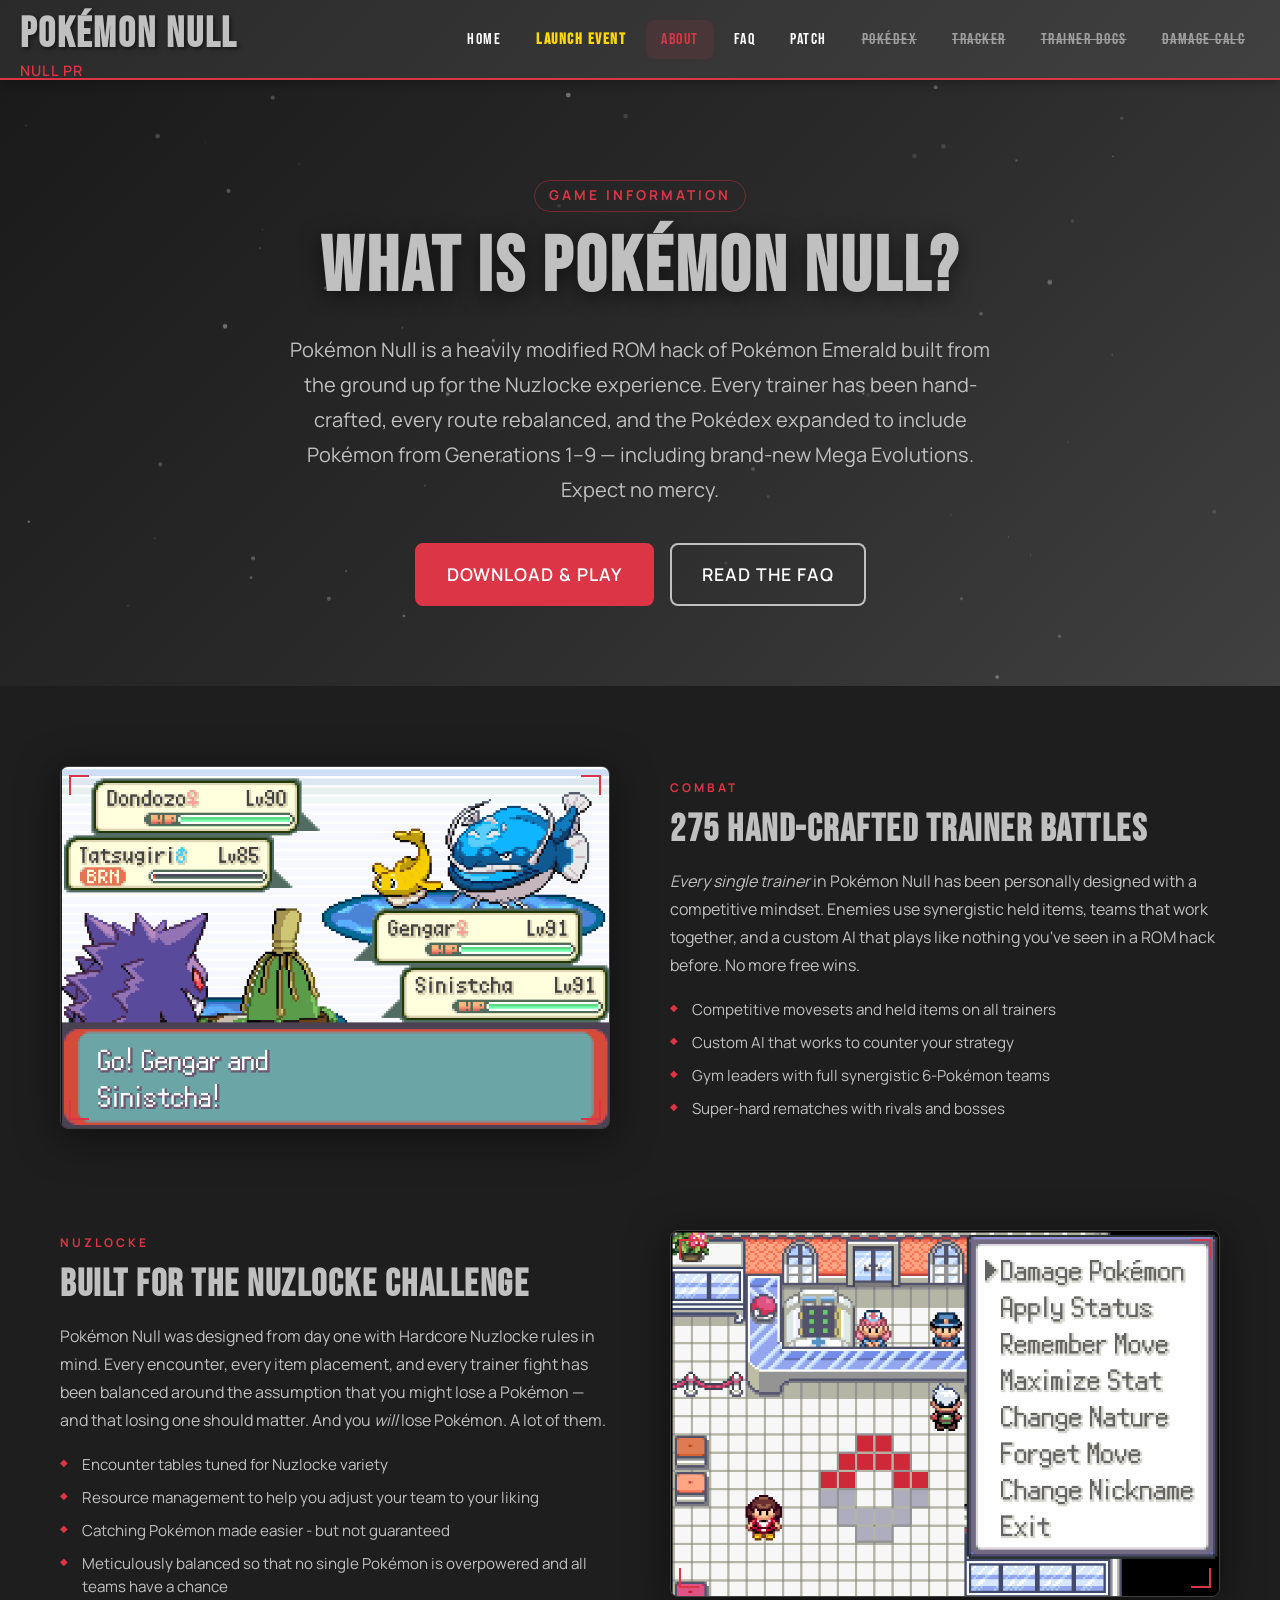
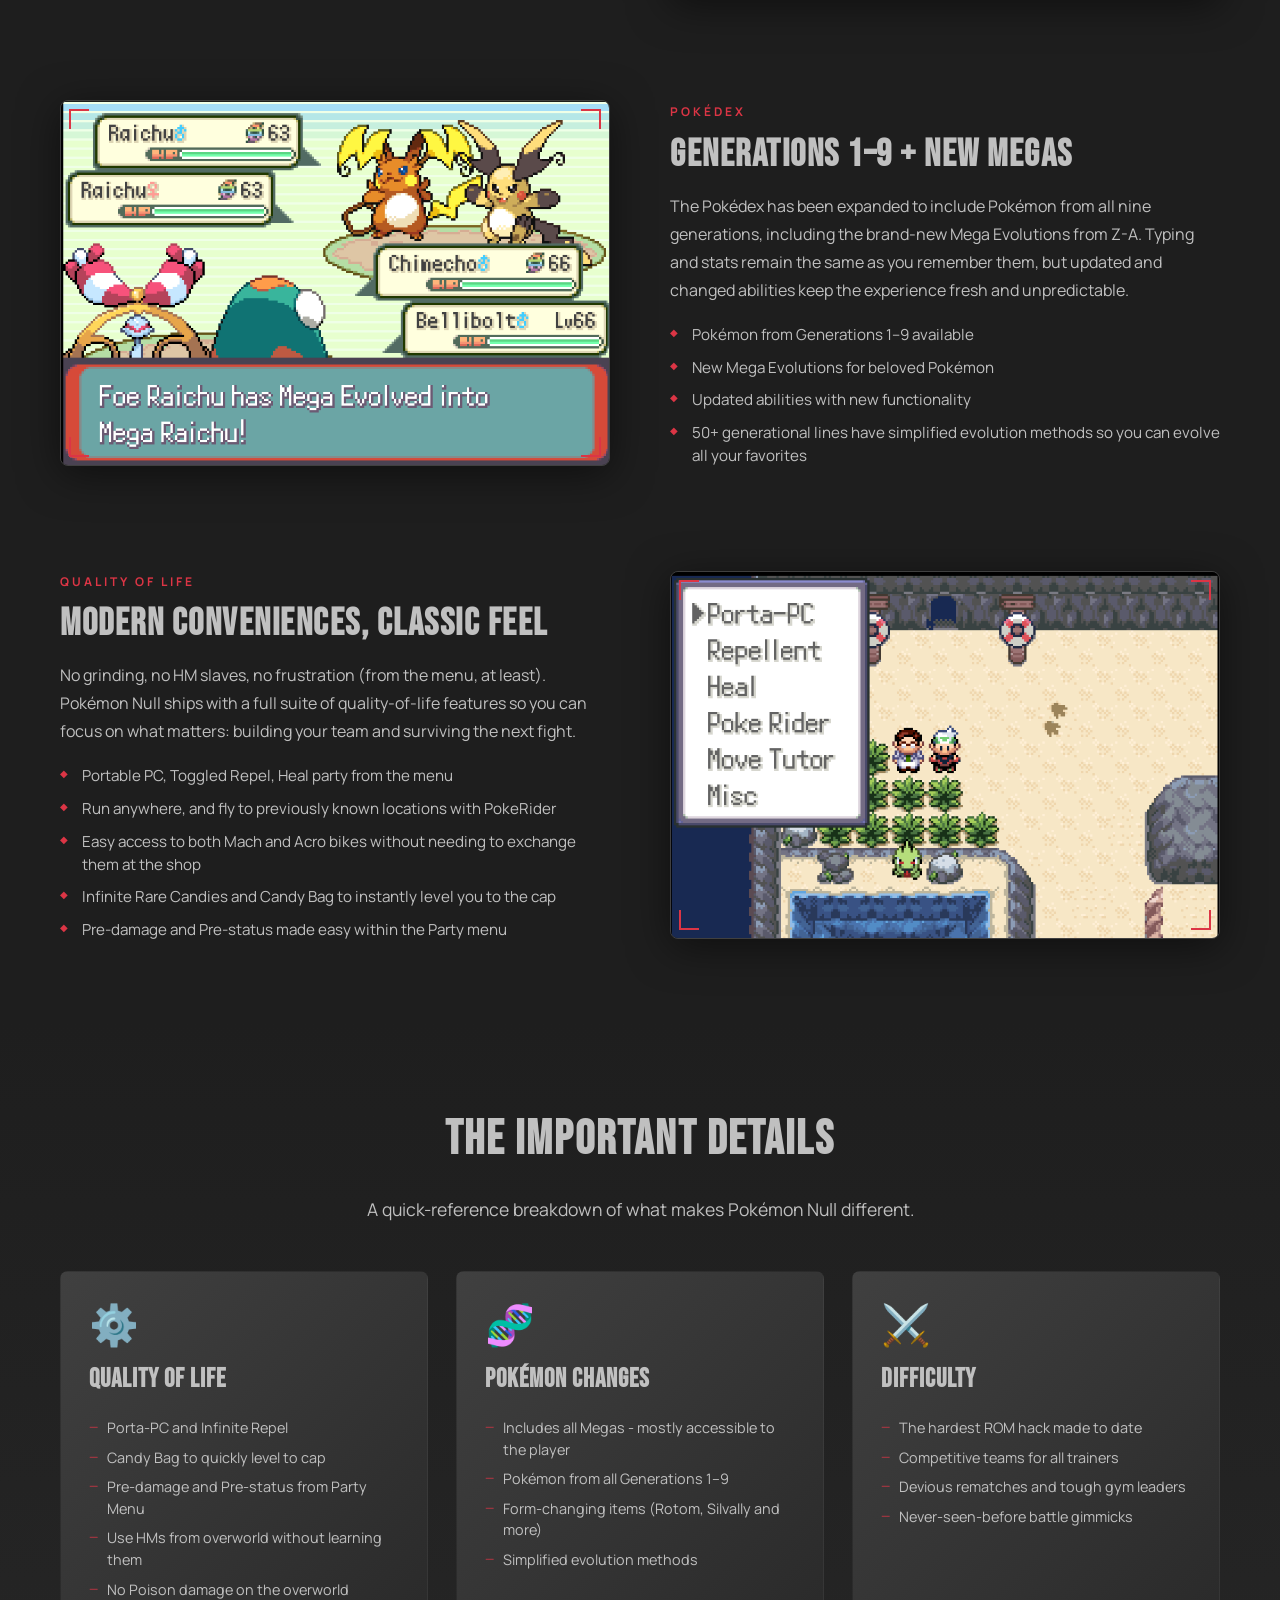
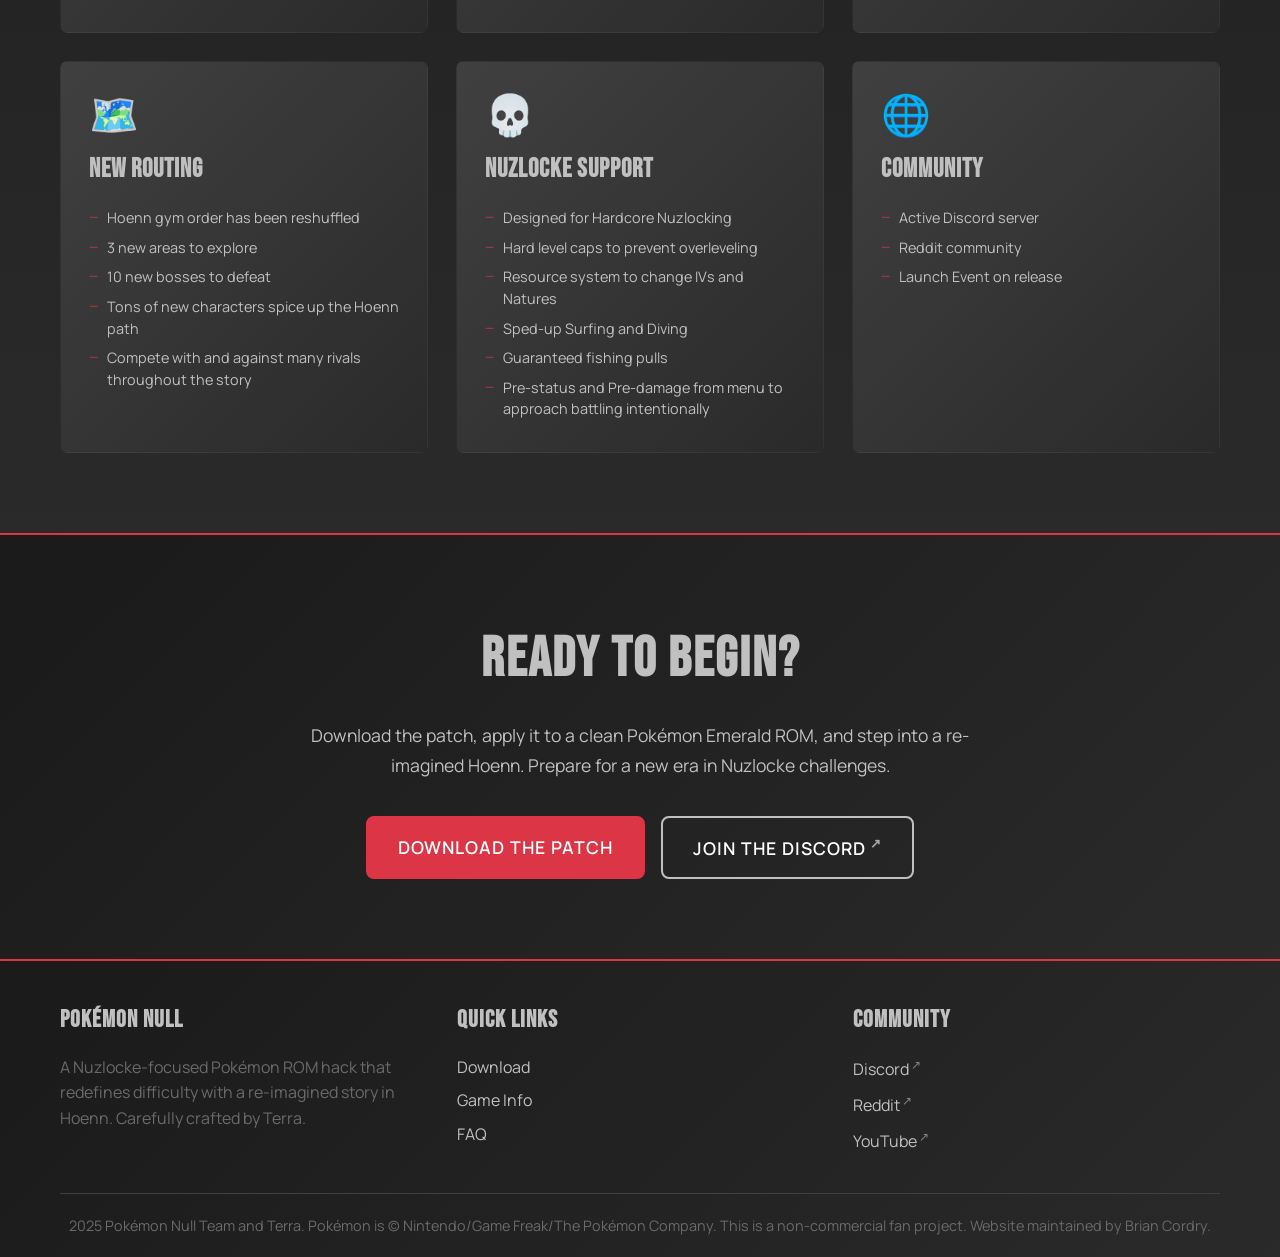
<file: about.html>
<!DOCTYPE html>
<html lang="en">
<head>
    <!-- Character encoding and responsive viewport -->
    <meta charset="UTF-8">
    <meta name="viewport" content="width=device-width, initial-scale=1.0">
    <!-- Page title shown in browser tab -->
    <title>Pokémon Null - Game Info</title>
        <!-- Favicon -->
    <link rel="icon" type="image/png" href="assets/images/logos/nfaviconEMPTY.png">
    <link rel="apple-touch-icon" href="assets/images/logos/nfaviconEMPTY.png">
    <meta name="description" content="Learn what makes Pokémon Null different — 275+ hand-crafted battles, Nuzlocke-first design, Generations 1–9, new Mega Evolutions, and modern quality-of-life features.">
    <meta name="theme-color" content="#dc3545">
    <link rel="canonical" href="http://pokemonnull.com/about.html">
    <meta property="og:title" content="Game Info — Pokémon Null">
    <meta property="og:description" content="Learn what makes Pokémon Null different — 275+ hand-crafted battles, Nuzlocke-first design, Generations 1–9, and new Mega Evolutions.">
    <meta property="og:image" content="http://pokemonnull.com/assets/images/logos/fullbackground.gif">
    <meta property="og:url" content="http://pokemonnull.com/about.html">
    <meta property="og:type" content="website">
    <meta property="og:site_name" content="Pokémon Null">
    <meta name="twitter:card" content="summary_large_image">
    <meta name="twitter:title" content="Game Info — Pokémon Null">
    <meta name="twitter:description" content="Learn what makes Pokémon Null different — 275+ hand-crafted battles, Nuzlocke-first design, Generations 1–9, and new Mega Evolutions.">
    <meta name="twitter:image" content="http://pokemonnull.com/assets/images/logos/fullbackground.gif">

    <!-- Google Fonts: Bebas Neue for headings, Manrope for body text -->
    <link rel="preconnect" href="https://fonts.googleapis.com">
    <link rel="preconnect" href="https://fonts.gstatic.com" crossorigin>
    <link href="https://fonts.googleapis.com/css2?family=Bebas+Neue&family=Manrope:wght@200..800&display=swap" rel="stylesheet">

    <!-- Global site styles (colors, fonts, header, footer, buttons) -->
    <link rel="stylesheet" href="css/styles.css">
    <link rel="stylesheet" href="css/index.css">
    <!-- About page-specific styles -->
    <link rel="stylesheet" href="css/about.css">
</head>

<body>

    <!-- ===================== HEADER ===================== -->
    <!-- Sticky top navigation bar, shared across all pages -->
    <header class="header">
        <div class="header-brand">
            <!-- Clicking the logo returns to the home page -->
            <a href="index.html" class="logo-link">
                <h1 class="logo">Pokémon Null</h1>
            </a>
            <!-- Flavor tagline beneath the logo -->
            <span class="tagline">Null Protocol Activated</span>
        </div>

        <nav class="nav">
            <!-- Hamburger button shown on mobile screens -->
            <button class="nav-toggle" aria-label="Toggle navigation" aria-expanded="false">
                <span></span>
                <span></span>
                <span></span>
            </button>

            <!-- Main navigation link list -->
            <ul class="nav-menu">
                <li><a href="index.html" class="nav-link">Home</a></li>

                <!-- Launch Event link with countdown tooltip -->
                <li class="nav-item-launch-event">
                    <a href="launch-race.html" class="nav-link nav-link-event">
                        Launch Event
                        <span class="nav-event-tooltip" id="launch-event-tooltip">Loading countdown...</span>
                    </a>
                </li>

                <li><a href="about.html" class="nav-link active">About</a></li>
                <li><a href="faq.html" class="nav-link">FAQ</a></li>
                <li><a href="patch-applier.html" class="nav-link">Patch</a></li>

                <!-- Pokédex: locked until after launch event -->
                <li class="nav-item-unavailable">
                    <a href="#" class="nav-link nav-link-unavailable" onclick="return false;">
                        <s>Pokédex</s>
                        <span class="nav-unavailable-tooltip">Available after the Launch Event</span>
                    </a>
                </li>

                <!-- Tracker is not yet available, strikethrough for now-->
                <li class="nav-item-unavailable">
                    <a href="#" class="nav-link nav-link-unavailable" onclick="return false;">
                        <s>Tracker</s>
                        <!-- Tooltip shown on hover explaining why this is unavailable -->
                        <span class="nav-unavailable-tooltip">Available after the Launch Event</span>
                    </a>
                </li>

                <!-- Trainer Docs: locked until after launch event -->
                <li class="nav-item-unavailable">
                    <a href="#" class="nav-link nav-link-unavailable" onclick="return false;">
                        <s>Trainer Docs</s>
                        <span class="nav-unavailable-tooltip">Available after the Launch Event</span>
                    </a>
                </li>

                <!-- Damage Calc: locked until after launch event -->
                <li class="nav-item-unavailable">
                    <a href="#" class="nav-link nav-link-unavailable" onclick="return false;">
                        <s>Damage Calc</s>
                        <span class="nav-unavailable-tooltip">Available after the Launch Event</span>
                    </a>
                </li>

            </ul>
        </nav>
    </header>
    <!-- ===================== END HEADER ===================== -->


    <!-- ===================== MAIN CONTENT ===================== -->
    <main class="main" id="main-content">

        <!-- ── HERO BANNER ── -->
        <!-- Full-width intro section with title and short description -->
        <section class="about-hero">
            <div class="about-hero-bg" aria-hidden="true"></div>
            <!-- Decorative animated particles in the background -->
            <div class="about-hero-particles" aria-hidden="true" id="heroParticles"></div>
            <div class="container about-hero-content">
                <!-- Small label above the main title -->
                <span class="about-hero-label">Game Information</span>
                <!-- Main page heading -->
                <h2 class="about-hero-title">What is Pokémon Null?</h2>
                <!-- Short description paragraph -->
                <p class="about-hero-desc">
                    Pokémon Null is a heavily modified ROM hack of Pokémon Emerald built from the ground up
                    for the Nuzlocke experience. Every trainer has been hand-crafted, every route rebalanced,
                    and the Pokédex expanded to include Pokémon from Generations 1–9 — including brand-new
                    Mega Evolutions. Expect no mercy.
                </p>
                <!-- Call-to-action buttons -->
                <div class="about-hero-buttons">
                    <a href="patch-applier.html" class="btn btn-primary">Download &amp; Play</a>
                    <a href="faq.html" class="btn btn-secondary">Read the FAQ</a>
                </div>
            </div>
        </section>
        <!-- ── END HERO BANNER ── -->


        <!-- ── HIGHLIGHT ROWS ── -->
        <!-- Each row alternates: image on left / text on right, then text on left / image on right -->
        <!-- This mirrors the layout style used on emeraldimperium.info/game-info.html -->
        <section class="highlights">
            <div class="container">

                <!-- ── ROW 1: image left, text right ── -->
                <div class="highlight-row" data-aos="fade-up">
                    <!-- Screenshot placeholder — replace src with your actual screenshot path -->
                    <div class="highlight-media">
                        <div class="highlight-img-frame">
                            <img
                                src="assets/images/screenshots/275handcraftedscreenshot.png"
                                alt="Screenshot showing a custom combat"
                                class="highlight-img"
                                loading="lazy"
                            />
                            <!-- Decorative corner accents drawn with CSS -->
                            <span class="img-corner img-corner--tl" aria-hidden="true"></span>
                            <span class="img-corner img-corner--tr" aria-hidden="true"></span>
                            <span class="img-corner img-corner--bl" aria-hidden="true"></span>
                            <span class="img-corner img-corner--br" aria-hidden="true"></span>
                        </div>
                    </div>

                    <!-- Text content for this row -->
                    <div class="highlight-text">
                        <!-- Small category label -->
                        <span class="highlight-label">Combat</span>
                        <h3 class="highlight-title">275 Hand-Crafted Trainer Battles</h3>
                        <p class="highlight-desc">
                            <i>Every single trainer</i> in Pokémon Null has been personally designed with a
                            competitive mindset. Enemies use synergistic held items, teams that work together, and a
                            custom AI that plays like nothing you've seen in a ROM hack before.
                            No more free wins.
                        </p>
                        <!-- Bullet-point feature list for this topic -->
                        <ul class="highlight-list">
                            <li>Competitive movesets and held items on all trainers</li>
                            <li>Custom AI that works to counter your strategy</li>
                            <li>Gym leaders with full synergistic 6-Pokémon teams</li>
                            <li>Super-hard rematches with rivals and bosses</li>
                        </ul>
                    </div>
                </div>
                <!-- ── END ROW 1 ── -->


                <!-- ── ROW 2: text left, image right (reversed layout) ── -->
                <div class="highlight-row highlight-row--reverse" data-aos="fade-up">
                    <div class="highlight-media">
                        <div class="highlight-img-frame">
                            <img
                                src="assets/images/screenshots/builtfornuzlockescreenshot.png"
                                alt="Screenshot showing Nuzlocke-friendly UI elements"
                                class="highlight-img"
                                loading="lazy"
                            />
                            <span class="img-corner img-corner--tl" aria-hidden="true"></span>
                            <span class="img-corner img-corner--tr" aria-hidden="true"></span>
                            <span class="img-corner img-corner--bl" aria-hidden="true"></span>
                            <span class="img-corner img-corner--br" aria-hidden="true"></span>
                        </div>
                    </div>

                    <div class="highlight-text">
                        <span class="highlight-label">Nuzlocke</span>
                        <h3 class="highlight-title">Built for the Nuzlocke Challenge</h3>
                        <p class="highlight-desc">
                            Pokémon Null was designed from day one with Hardcore Nuzlocke rules in mind.
                            Every encounter, every item placement, and every trainer fight has been
                            balanced around the assumption that you might lose a Pokémon — and that
                            losing one should matter. And you <i>will</i> lose Pokémon. A lot of them.
                        </p>
                        <ul class="highlight-list">
                            <li>Encounter tables tuned for Nuzlocke variety</li>
                            <li>Resource management to help you adjust your team to your liking</li>
                            <li>Catching Pokémon made easier - but not guaranteed</li>
                            <li>Meticulously balanced so that no single Pokémon is overpowered and all teams have a chance</li>
                        </ul>
                    </div>
                </div>
                <!-- ── END ROW 2 ── -->


                <!-- ── ROW 3: image left, text right ── -->
                <div class="highlight-row" data-aos="fade-up">
                    <div class="highlight-media">
                        <div class="highlight-img-frame">
                            <img
                                src="assets/images/screenshots/newmegaevolutionsscreenshot.png"
                                alt="Screenshot showing new Pokémon and Mega Evolutions"
                                class="highlight-img"
                                loading="lazy"
                            />
                            <span class="img-corner img-corner--tl" aria-hidden="true"></span>
                            <span class="img-corner img-corner--tr" aria-hidden="true"></span>
                            <span class="img-corner img-corner--bl" aria-hidden="true"></span>
                            <span class="img-corner img-corner--br" aria-hidden="true"></span>
                        </div>
                    </div>

                    <div class="highlight-text">
                        <span class="highlight-label">Pokédex</span>
                        <h3 class="highlight-title">Generations 1–9 + New Megas</h3>
                        <p class="highlight-desc">
                            The Pokédex has been expanded to include Pokémon from all nine generations,
                            including the brand-new Mega Evolutions from Z-A. Typing and stats 
                            remain the same as you remember them, but updated and changed abilities keep the 
                            experience fresh and unpredictable.
                        </p>
                        <ul class="highlight-list">
                            <li>Pokémon from Generations 1–9 available</li>
                            <li>New Mega Evolutions for beloved Pokémon</li>
                            <li>Updated abilities with new functionality</li>
                            <li>50+ generational lines have simplified evolution methods so you can evolve all your favorites</li>
                        </ul>
                    </div>
                </div>
                <!-- ── END ROW 3 ── -->


                <!-- ── ROW 4: text left, image right ── -->
                <div class="highlight-row highlight-row--reverse" data-aos="fade-up">
                    <div class="highlight-media">
                        <div class="highlight-img-frame">
                            <img
                                src="assets/images/screenshots/qualityoflifescreenshot.png"
                                alt="Screenshot showing quality of life features"
                                class="highlight-img"
                                loading="lazy"
                            />
                            <span class="img-corner img-corner--tl" aria-hidden="true"></span>
                            <span class="img-corner img-corner--tr" aria-hidden="true"></span>
                            <span class="img-corner img-corner--bl" aria-hidden="true"></span>
                            <span class="img-corner img-corner--br" aria-hidden="true"></span>
                        </div>
                    </div>

                    <div class="highlight-text">
                        <span class="highlight-label">Quality of Life</span>
                        <h3 class="highlight-title">Modern Conveniences, Classic Feel</h3>
                        <p class="highlight-desc">
                            No grinding, no HM slaves, no frustration (from the menu, at least). 
                            Pokémon Null ships with a full suite of quality-of-life features so you can focus on what matters:
                            building your team and surviving the next fight.
                        </p>
                        <ul class="highlight-list">
                            <li>Portable PC, Toggled Repel, Heal party from the menu</li>
                            <li>Run anywhere, and fly to previously known locations with PokeRider</li>
                            <li>Easy access to both Mach and Acro bikes without needing to exchange them at the shop</li>
                            <li>Infinite Rare Candies and Candy Bag to instantly level you to the cap</li>
                            <li>Pre-damage and Pre-status made easy within the Party menu</li>
                        </ul>
                    </div>
                </div>
                <!-- ── END ROW 4 ── -->

            </div>
        </section>
        <!-- ── END HIGHLIGHT ROWS ── -->


        <!-- ── FEATURE GRID ── -->
        <!-- Three-column grid of smaller feature cards, similar to the bullet lists on the reference site -->
        <section class="feature-grid-section">
            <div class="container">
                <!-- Section heading -->
                <h2 class="section-title">The Important Details</h2>
                <!-- Subtitle under the section heading -->
                <p class="feature-grid-subtitle">
                    A quick-reference breakdown of what makes Pokémon Null different.
                </p>

                <!-- Grid of feature cards — each card has an icon, title, and bullet list -->
                <div class="feature-grid">

                    <!-- Card 1: Quality of Life -->
                    <div class="fgrid-card" data-aos="fade-up" data-aos-delay="0">
                        <!-- Emoji icon for visual interest -->
                        <div class="fgrid-icon" aria-hidden="true">⚙️</div>
                        <h4 class="fgrid-title">Quality of Life</h4>
                        <ul class="fgrid-list">
                            <li>Porta-PC and Infinite Repel</li>
                            <li>Candy Bag to quickly level to cap</li>
                            <li>Pre-damage and Pre-status from Party Menu</li>
                            <li>Use HMs from overworld without learning them</li>
                            <li>No Poison damage on the overworld</li>
                        </ul>
                    </div>

                    <!-- Card 2: Pokémon Changes -->
                    <div class="fgrid-card" data-aos="fade-up" data-aos-delay="100">
                        <div class="fgrid-icon" aria-hidden="true">🧬</div>
                        <h4 class="fgrid-title">Pokémon Changes</h4>
                        <ul class="fgrid-list">
                            <li>Includes all Megas - mostly accessible to the player</li>
                            <li>Pokémon from all Generations 1–9</li>
                            <li>Form-changing items (Rotom, Silvally and more)</li>
                            <li>Simplified evolution methods</li>
                        </ul>
                    </div>

                    <!-- Card 3: Difficulty -->
                    <div class="fgrid-card" data-aos="fade-up" data-aos-delay="200">
                        <div class="fgrid-icon" aria-hidden="true">⚔️</div>
                        <h4 class="fgrid-title">Difficulty</h4>
                        <ul class="fgrid-list">
                            <li>The hardest ROM hack made to date</li>
                            <li>Competitive teams for all trainers</li>
                            <li>Devious rematches and tough gym leaders</li>
                            <li>Never-seen-before battle gimmicks</li>
                        </ul>
                    </div>

                    <!-- Card 4: Routing -->
                    <div class="fgrid-card" data-aos="fade-up" data-aos-delay="0">
                        <div class="fgrid-icon" aria-hidden="true">🗺️</div>
                        <h4 class="fgrid-title">New Routing</h4>
                        <ul class="fgrid-list">
                            <li>Hoenn gym order has been reshuffled</li>
                            <li>3 new areas to explore</li>
                            <li>10 new bosses to defeat</li>
                            <li>Tons of new characters spice up the Hoenn path</li>
                            <li>Compete with and against many rivals throughout the story</li>
                        </ul>
                    </div>

                    <!-- Card 5: Nuzlocke Support -->
                    <div class="fgrid-card" data-aos="fade-up" data-aos-delay="100">
                        <div class="fgrid-icon" aria-hidden="true">💀</div>
                        <h4 class="fgrid-title">Nuzlocke Support</h4>
                        <ul class="fgrid-list">
                            <li>Designed for Hardcore Nuzlocking</li>
                            <li>Hard level caps to prevent overleveling</li>
                            <li>Resource system to change IVs and Natures</li>
                            <li>Sped-up Surfing and Diving</li>
                            <li>Guaranteed fishing pulls</li>
                            <li>Pre-status and Pre-damage from menu to approach battling intentionally</li>
                        </ul>
                    </div>

                    <!-- Card 6: Community -->
                    <div class="fgrid-card" data-aos="fade-up" data-aos-delay="200">
                        <div class="fgrid-icon" aria-hidden="true">🌐</div>
                        <h4 class="fgrid-title">Community</h4>
                        <ul class="fgrid-list">
                            <li>Active Discord server</li>
                            <li>Reddit community</li>
                            <li>Launch Event on release</li>
                        </ul>
                    </div>

                </div>
                <!-- ── END FEATURE GRID ── -->

            </div>
        </section>
        <!-- ── END FEATURE GRID SECTION ── -->


        <!-- ── CALL TO ACTION ── -->
        <!-- Bottom CTA strip encouraging the user to download or join the community -->
        <section class="about-cta">
            <div class="container about-cta-inner">
                <h2 class="about-cta-title">Ready to Begin?</h2>
                <p class="about-cta-desc">
                    Download the patch, apply it to a clean Pokémon Emerald ROM, and step into a re-imagined Hoenn.
                    Prepare for a new era in Nuzlocke challenges.
                </p>
                <div class="about-cta-buttons">
                    <!-- Primary action: download the patch -->
                    <a href="patch-applier.html" class="btn btn-primary">Download the Patch</a>
                    <!-- Secondary action: join Discord -->
                    <a href="https://discord.gg/DqxxC5KQ6r" class="btn btn-secondary" target="_blank" rel="noopener">Join the Discord</a>
                </div>
            </div>
        </section>
        <!-- ── END CALL TO ACTION ── -->

    </main>
    <!-- ===================== END MAIN CONTENT ===================== -->


    <!-- ===================== FOOTER ===================== -->
    <!-- Shared footer across all pages -->
    <footer class="footer">
        <div class="container">
            <div class="footer-content">
                <!-- Project description column -->
                <div class="footer-section">
                    <h4>Pokémon Null</h4>
                    <p>A Nuzlocke-focused Pokémon ROM hack that redefines difficulty with a re-imagined story in Hoenn. Carefully crafted by Terra.</p>
                </div>
                <!-- Quick links column -->
                <div class="footer-section">
                    <h4>Quick Links</h4>
                    <ul class="footer-links">
                        <li><a href="patch-applier.html">Download</a></li>
                        <!-- <li><a href="encounter-tracker.html">Encounter Tracker</a></li> -->
                        <li><a href="about.html">Game Info</a></li>
                        <li><a href="faq.html">FAQ</a></li>
                    </ul>
                </div>
                <!-- Community links column -->
                <div class="footer-section">
                    <h4>Community</h4>
                    <ul class="footer-links">
                        <li><a href="https://discord.gg/DqxxC5KQ6r" target="_blank">Discord</a></li>
                        <li><a href="https://www.reddit.com/r/PokemonNull/" target="_blank">Reddit</a></li>
                        <li><a href="https://youtube.com/@pokemonnull-i7y?si=Midpr-BR4eoGoW2T" target="_blank">YouTube</a></li>
                    </ul>
                </div>
            </div>
            <!-- Copyright notice -->
            <div class="footer-bottom">
                <p>2025 Pokémon Null Team and Terra. Pokémon is © Nintendo/Game Freak/The Pokémon Company. This is a non-commercial fan project. Website maintained by Brian Cordry.</p>
            </div>
        </div>
    </footer>
    <!-- ===================== END FOOTER ===================== -->


    <!-- Global JS (handles nav toggle, launch event countdown, etc.) -->
    <script src="js/main.js"></script>
    <script src="js/index.js"></script>
    <!-- About page-specific JS -->
    <script src="js/about.js"></script>

</body>
</html>
</file>
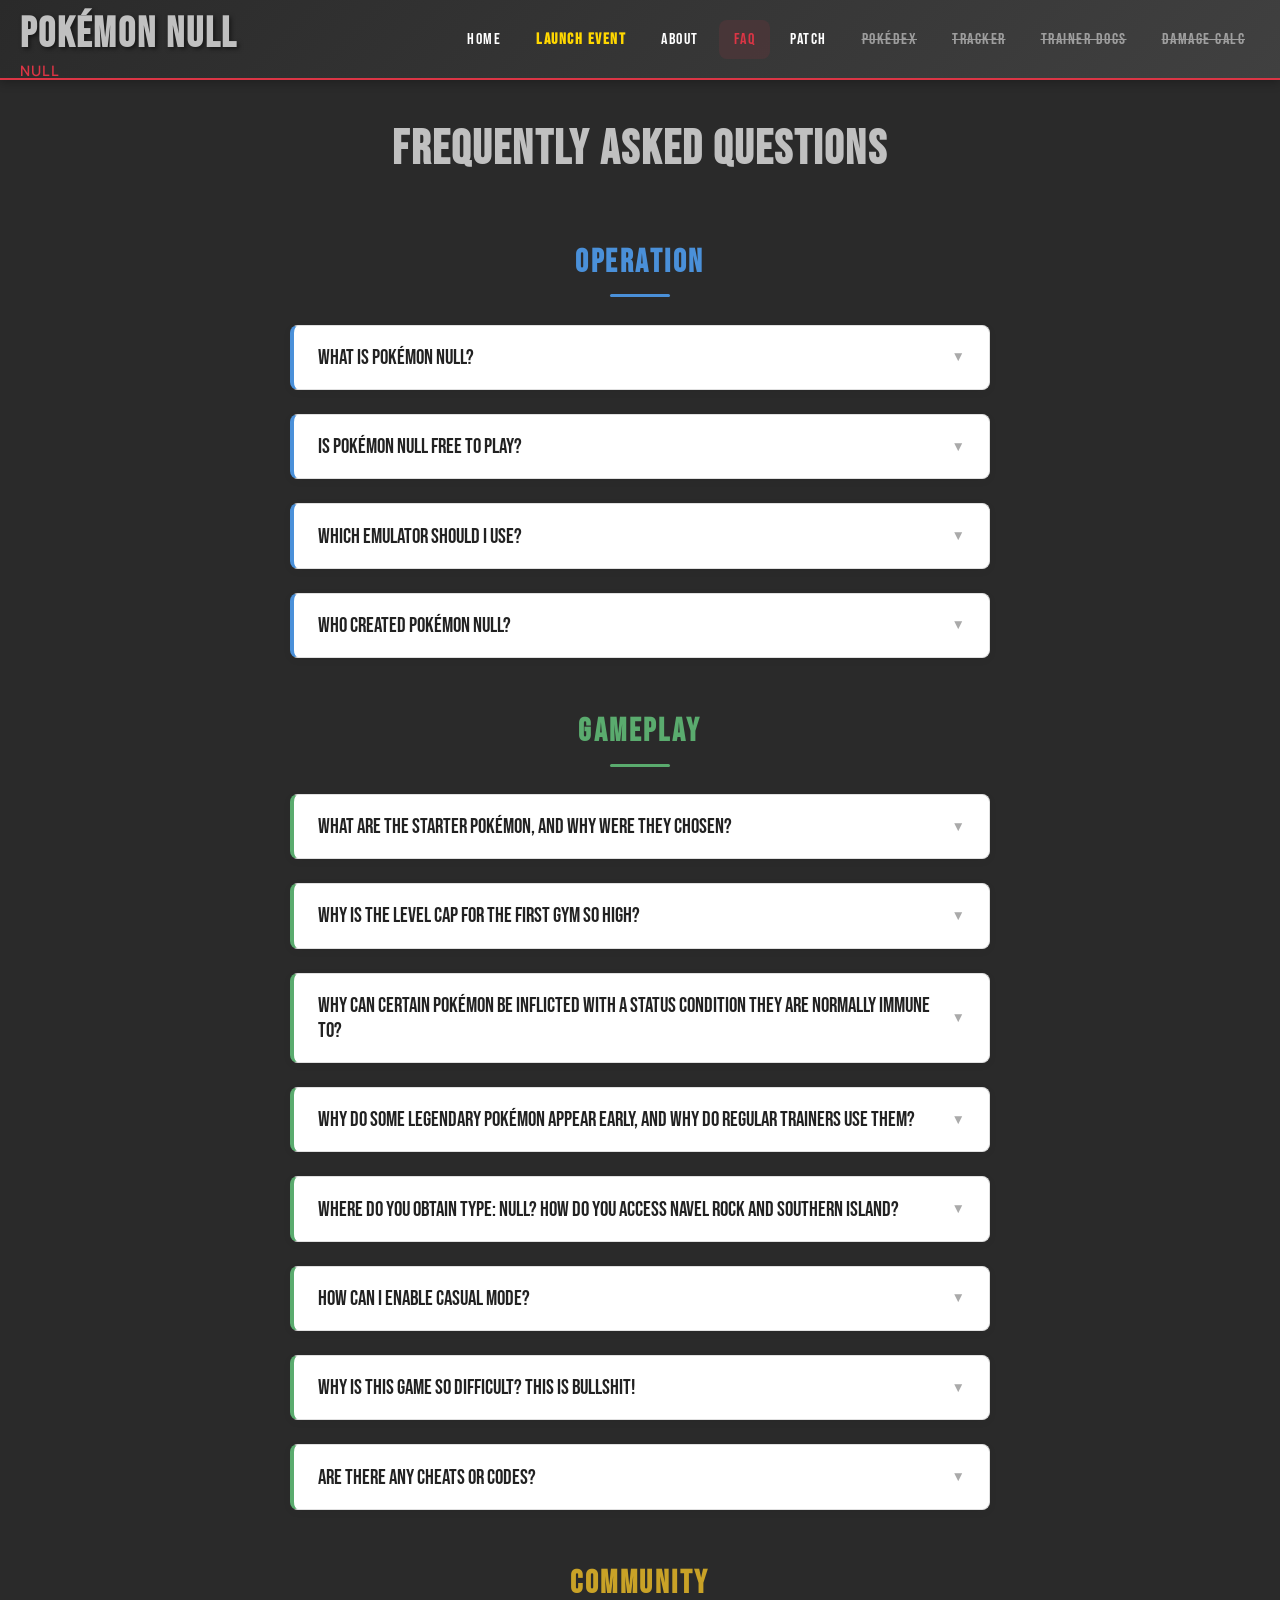
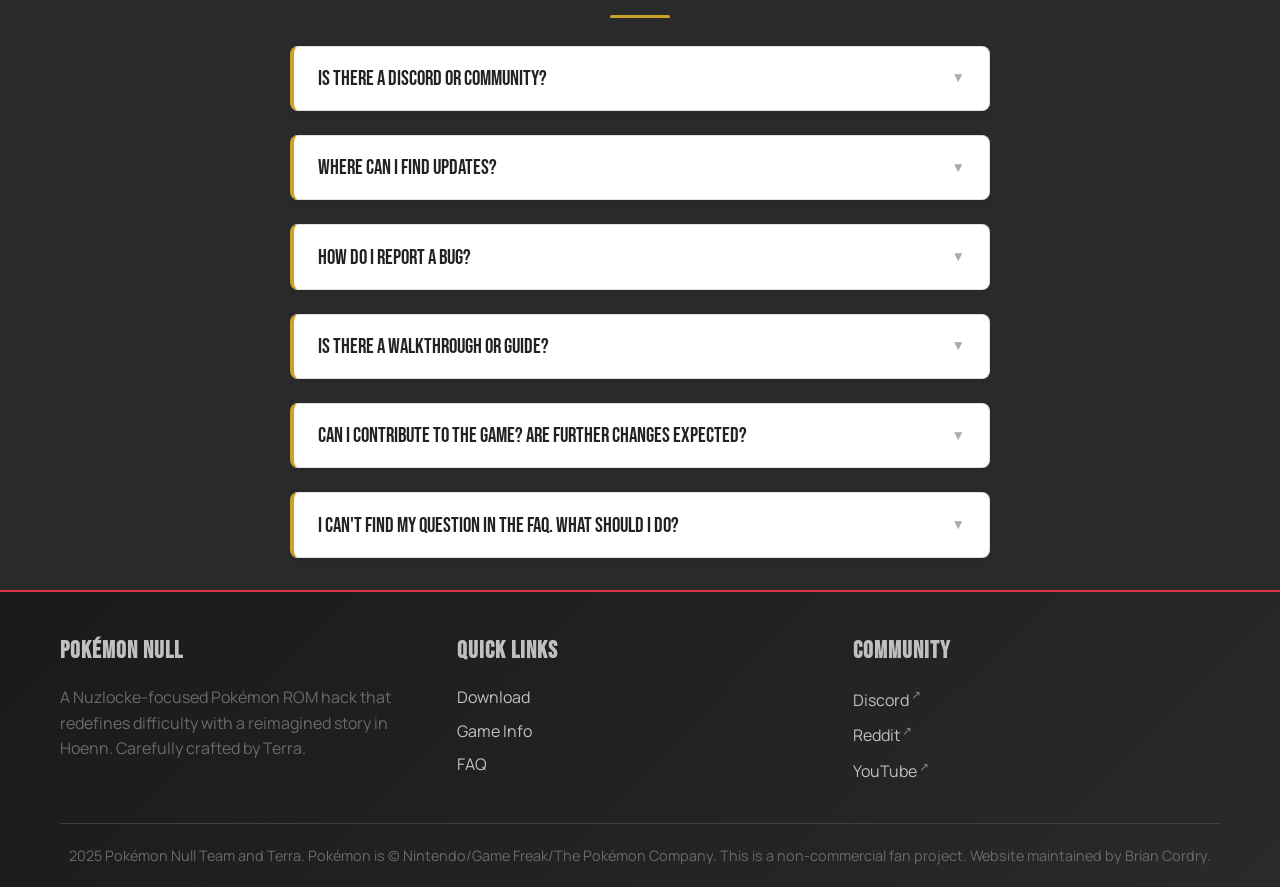
<file: faq.html>
<!DOCTYPE html>
<html lang="en">
<head>
    <!-- Set character encoding and viewport for responsive design -->
    <meta charset="UTF-8">
    <meta name="viewport" content="width=device-width, initial-scale=1.0">
    <title>FAQ - Pokémon Null</title>
        <!-- Favicon -->
    <link rel="icon" type="image/png" href="assets/images/logos/nfaviconEMPTY.png">
    <link rel="apple-touch-icon" href="assets/images/logos/nfaviconEMPTY.png">
    <meta name="description" content="Frequently asked questions about Pokémon Null — setup, gameplay mechanics, difficulty, legendaries, community, and more.">
    <meta name="theme-color" content="#dc3545">
    <link rel="canonical" href="http://pokemonnull.com/faq.html">
    <meta property="og:title" content="FAQ — Pokémon Null">
    <meta property="og:description" content="Everything you need to know about Pokémon Null — setup, gameplay, difficulty, legendaries, and community.">
    <meta property="og:image" content="http://pokemonnull.com/assets/images/logos/fullbackground.gif">
    <meta property="og:url" content="http://pokemonnull.com/faq.html">
    <meta property="og:type" content="website">
    <meta property="og:site_name" content="Pokémon Null">
    <meta name="twitter:card" content="summary_large_image">
    <meta name="twitter:title" content="FAQ — Pokémon Null">
    <meta name="twitter:description" content="Everything you need to know about Pokémon Null — setup, gameplay, difficulty, legendaries, and community.">
    <meta name="twitter:image" content="http://pokemonnull.com/assets/images/logos/fullbackground.gif">

    <!-- Google Fonts: Bebas Neue for headers, Manrope for body text -->
    <link rel="preconnect" href="https://fonts.googleapis.com">
    <link rel="preconnect" href="https://fonts.gstatic.com" crossorigin>
    <link href="https://fonts.googleapis.com/css2?family=Bebas+Neue&family=Manrope:wght@200..800&display=swap" rel="stylesheet">

    <!-- Main and page-specific CSS -->
    <link rel="stylesheet" href="css/styles.css">
    <link rel="stylesheet" href="css/faq.css">
    <link rel="stylesheet" href="css/index.css">

</head>

<body>
    <!-- Sticky header with logo and navigation -->
    <header class="header">
        <div class="header-brand">
            <!-- Main site logo/title -->
            <a href="index.html" class="logo-link">
                <h1 class="logo">Pokémon Null</h1>
            </a>
            <!-- Tagline, themed for Type: Null -->
            <span class="tagline">Null Protocol Activated</span>
        </div>
        <!-- Navigation bar -->
        <nav class="nav">
            <!-- Hamburger menu for mobile -->
            <button class="nav-toggle" aria-label="Toggle navigation" aria-expanded="false">
                <span></span>
                <span></span>
                <span></span>
            </button>
            <!-- Navigation links to all main pages -->
            <ul class="nav-menu">
                <li><a href="index.html" class="nav-link">Home</a></li>
                <li class="nav-item-launch-event">
                    <a href="launch-race.html" class="nav-link nav-link-event">
                        Launch Event
                        <span class="nav-event-tooltip" id="launch-event-tooltip">Loading countdown...</span>
                    </a>
                </li>
                <li><a href="about.html" class="nav-link">About</a></li>
                <!-- FAQ is the active page -->
                <li><a href="faq.html" class="nav-link active">FAQ</a></li>
                <li><a href="patch-applier.html" class="nav-link">Patch</a></li>
                <li class="nav-item-unavailable">
                    <a href="#" class="nav-link nav-link-unavailable" onclick="return false;">
                        <s>Pokédex</s>
                        <span class="nav-unavailable-tooltip">Available after the Launch Event</span>
                    </a>
                </li>
                <li class="nav-item-unavailable">
                    <a href="#" class="nav-link nav-link-unavailable" onclick="return false;">
                        <s>Tracker</s>
                        <span class="nav-unavailable-tooltip">Available after the Launch Event</span>
                    </a>
                </li>
                <li class="nav-item-unavailable">
                    <a href="#" class="nav-link nav-link-unavailable" onclick="return false;">
                        <s>Trainer Docs</s>
                        <span class="nav-unavailable-tooltip">Available after the Launch Event</span>
                    </a>
                </li>
                <li class="nav-item-unavailable">
                    <a href="#" class="nav-link nav-link-unavailable" onclick="return false;">
                        <s>Damage Calc</s>
                        <span class="nav-unavailable-tooltip">Available after the Launch Event</span>
                    </a>
                </li>
            </ul>
        </nav>
    </header>

    <!-- Main content area -->
    <main class="main">
        <section class="faq-section">
            <div class="container">
                <!-- Main page title -->
                <h2 class="section-title">Frequently Asked Questions</h2>

                <!-- =====================
                     OPERATION SECTION
                     Topics: setup, access, cost, emulators, updates, bugs
                     ===================== -->
                <!-- cat-operation class applies the blue color and accent bar -->
                <h3 class="faq-category-title cat-operation">Operation</h3>
                <div class="faq-list">

                    <!-- What is Pokémon Null? -->
                    <div class="faq-item">
                        <button class="faq-question">What is Pokémon Null?</button>
                        <div class="faq-answer">
                            Pokémon Null is a carefully crafted, difficulty-driven, Nuzlocke-focused ROM hack based on the Hoenn region. It consists of over 275 battles — both singles and doubles — many of which feature never-before-seen gimmicks. It aims to define a new era in difficulty Nuzlocking.
                        </div>
                    </div>

                    <!-- Is Pokémon Null free? -->
                    <div class="faq-item">
                        <button class="faq-question">Is Pokémon Null free to play?</button>
                        <div class="faq-answer">
                            Yes, Pokémon Null is completely free to download and play. No purchase is required, and the project is strictly non-commercial.
                        </div>
                    </div>

                    <!-- Which emulator? -->
                    <div class="faq-item">
                        <button class="faq-question">Which emulator should I use?</button>
                        <div class="faq-answer">
                            I strongly recommend mGBA or VisualBoyAdvance for the best experience. Other emulators may not support all features or may cause compatibility issues.
                        </div>
                    </div>

                    <!-- Who created it? -->
                    <div class="faq-item">
                        <button class="faq-question">Who created Pokémon Null?</button>
                        <div class="faq-answer">
                            Pokémon Null was created by Terra, a passionate developer, experienced Nuzlocker, and long-time fan of the Pokémon franchise. The project is a fan-made ROM hack and is not affiliated with or endorsed by Nintendo, Game Freak, or The Pokémon Company.
                        </div>
                    </div>

                </div>

                <!-- =====================
                     GAMEPLAY SECTION
                     Topics: mechanics, difficulty, starters, legendaries, cheats, casual mode
                     ===================== -->
                <!-- cat-gameplay class applies the green color and accent bar -->
                <h3 class="faq-category-title cat-gameplay">Gameplay</h3>
                <div class="faq-list">

                    <!-- Starters -->
                    <div class="faq-item">
                        <button class="faq-question">What are the starter Pokémon, and why were they chosen?</button>
                        <div class="faq-answer">
                            <p>In Pokémon Null, the starter Pokémon are <b>Chespin, Fennekin,</b> and <b>Froakie</b>. These Pokémon were selected because they are naturally well-balanced and closely matched in overall viability, which supports a fair and consistent Nuzlocke experience.</p>
                            <p>Their respective strengths and weaknesses create meaningful strategic differences without any one option being clearly dominant. While personal preference played no significant role in the design process, it is worth noting that Greninja is the creator's favorite Pokémon, which may have had a minor influence on the final selection.</p>
                        </div>
                    </div>

                    <!-- Level cap -->
                    <div class="faq-item">
                        <button class="faq-question">Why is the Level Cap for the first Gym so high?</button>
                        <div class="faq-answer">
                            <p>This project is designed first and foremost around a balanced, Nuzlocke-oriented experience with naturally scaling difficulty. At very low levels, Pokémon battles suffer from extreme damage variance due to how the damage formula works. Small level differences create disproportionately large power swings.</p>
                            <p>If the player is even slightly overleveled, they gain an overwhelming advantage. Conversely, once the AI catches up, that advantage often flips sharply in the AI's favor to an extent that is rarely perceived as fun. This results in an unhealthy difficulty curve where early trainers are trivial, followed by sudden and severe difficulty spikes. Damage calculations at low levels illustrate this clearly: a difference of just one or two levels can mean the difference between a guaranteed 2HKO and a guaranteed OHKO.</p>
                            <p>At higher levels, damage scales far more smoothly. Level differences still matter, but they do not radically alter outcomes, creating a more stable and predictable battle environment. This is the level range I consider balanced and appropriate for a challenging but fair Nuzlocke experience.</p>
                        <!-- Nested collapsible for the damage calculation example, lives INSIDE the answer -->
                        <div class="calc-collapsible">
                        <button class="calc-toggle">
                    Full Damage Calculation Example
                    <span class="calc-arrow">▼</span>
                    </button>
                    <div class="calc-body">
                    <div class="damage-calc-example">
                    <strong>Low-Level Variance:</strong><br>
                    Lvl 4 31+ Atk Muscle Band Sheer Force <strong>Druddigon</strong> <em>Ice Punch</em> vs. Lvl 5 31 HP / 31 Def <strong>Druddigon</strong>: 12–16 (50–66.6%) — <strong>guaranteed 2HKO</strong><br>
                    Lvl 5 31+ Atk Muscle Band Sheer Force <strong>Druddigon</strong> <em>Ice Punch</em> vs. Lvl 5 31 HP / 31 Def <strong>Druddigon</strong>: 20–24 (83.3–100%) — <strong>6.3% chance to OHKO</strong><br>
                    Lvl 6 31+ Atk Muscle Band Sheer Force <strong>Druddigon</strong> <em>Ice Punch</em> vs. Lvl 5 31 HP / 31 Def <strong>Druddigon</strong>: 24–30 (100–125%) — <strong>guaranteed OHKO</strong><br><br>
                    <strong>High-Level Stability:</strong><br>
                    Lvl 79 31+ Atk Muscle Band Sheer Force <strong>Druddigon</strong> <em>Ice Punch</em> vs. Lvl 80 31 HP / 31 Def <strong>Druddigon</strong>: 168–198 (70.5–83.1%) — <strong>guaranteed 2HKO</strong><br>
                    Lvl 80 31+ Atk Muscle Band Sheer Force <strong>Druddigon</strong> <em>Ice Punch</em> vs. Lvl 80 31 HP / 31 Def <strong>Druddigon</strong>: 176–208 (73.9–87.3%) — <strong>guaranteed 2HKO</strong><br>
                    Lvl 81 31+ Atk Muscle Band Sheer Force <strong>Druddigon</strong> <em>Ice Punch</em> vs. Lvl 80 31 HP / 31 Def <strong>Druddigon</strong>: 178–210 (74.7–88.2%) — <strong>guaranteed 2HKO</strong>
                    </div>
                    </div>
                    </div>
                    <p>Thematically, the higher level cap also reinforces the idea of a training arc before challenging the first Gym. Gym Leaders are officially employed by the Pokémon League and are among the strongest trainers in the region; a weak first Gym centered around a low-level Geodude would not make narrative sense in this setting.</p>
                    </div>
                    </div>

                    <!-- Status immunity bypass -->
                    <div class="faq-item">
                        <button class="faq-question">Why can certain Pokémon be inflicted with a status condition they are normally immune to?</button>
                        <div class="faq-answer">
                            <p>Some mechanics in the game are intentionally designed to bypass standard type-based status immunities.</p>
                            <p>For example, early in the game you may encounter a Lapras that knows <i>Soak</i> and <i>Tri Attack</i>. <i>Soak</i> changes the target's type to Water, temporarily removing its original type-based immunities. This allows <i>Tri Attack</i> to inflict burn, freeze, or paralysis even on Pokémon that would normally be immune.</p>
                            <p>Similarly, wild Salandit possess the Ability Corrosion, which allows them to poison any Pokémon regardless of its type. Combined with moves such as <i>Poison Gas</i> or <i>Toxic</i>, this enables them to inflict poison even on Poison- or Steel-type Pokémon.</p>
                        </div>
                    </div>

                    <!-- Legendaries -->
                    <div class="faq-item">
                        <button class="faq-question">Why do some Legendary Pokémon appear early, and why do regular Trainers use them?</button>
                        <div class="faq-answer">
                            <p>Within the story of Pokémon Null, most Legendary Pokémon have reproduced over time and, as a result, lost their unique "legendary" status. Consequently, Pokémon such as Mesprit or Solgaleo are no longer treated as legendaries in either a narrative or gameplay sense. Within this canon, the only Pokémon considered truly legendary are Groudon, Kyogre, and Rayquaza.</p>
                            <p>From a balance perspective, this choice allows the game to meaningfully incorporate every Pokémon rather than reserving traditionally powerful species exclusively for the late game. This prevents excessive legendary concentration later on and ensures players encounter a wide variety of species throughout the entire journey.</p>
                            <p>Ultimately, this design philosophy aims to demonstrate that a fair and engaging challenge is possible even when facing "legendary" Pokémon, provided the encounters are constructed thoughtfully.</p>
                        </div>
                    </div>

                    <!-- Type: Null / Navel Rock -->
                    <div class="faq-item">
                        <button class="faq-question">Where do you obtain Type: Null? How do you access Navel Rock and Southern Island?</button>
                        <div class="faq-answer">
                            <p>After defeating both your Rival and Steve on Route 119, Scott will appear and grant you a special ticket. This ticket allows you to travel from Lilycove Harbor to these additional locations, where you can encounter Type: Null and explore the islands.</p>
                        </div>
                    </div>

                    <!-- Casual mode -->
                    <div class="faq-item">
                        <button class="faq-question">How can I enable Casual mode?</button>
                        <div class="faq-answer">
                            In the player's house, interact with your GameCube to enable Casual mode. This option is intended for players who want a slightly more forgiving experience while still engaging with the core design of Pokémon Null.
                        </div>
                    </div>

                    <!-- Difficulty / "This is Bullshit!" -->
                    <div class="faq-item">
                        <button class="faq-question">Why is this game so difficult? This is bullshit!</button>
                        <div class="faq-answer">
                            <p>This project is intentionally designed for a very specific audience: players who are already highly experienced with Nuzlocke challenges and have completed some of the most demanding ROM hacks available. As such, the difficulty accurately reflects the intended target audience.</p>
                            <p>The game assumes a high level of mechanical knowledge, planning, and adaptability from the player, and it does not attempt to accommodate more casual playstyles. Even for its intended audience, the difficulty is deliberately pushed beyond comfort levels, with the goal of forcing players to struggle, adapt, and meaningfully improve rather than rely on familiar solutions.</p>
                            <p>If this level of challenge is not enjoyable for you, that is completely understandable — difficulty preferences vary widely. In that case, there are many excellent ROM hacks with a more moderate difficulty curve, such as FireRed Omega or Renegade Platinum, which may better suit your tastes. After gaining experience with such projects, this game may become more approachable and enjoyable, as player proficiency naturally develops over time.</p>
                        </div>
                    </div>

                    <!-- Cheats -->
                    <div class="faq-item">
                        <button class="faq-question">Are there any cheats or codes?</button>
                        <div class="faq-answer">
                            No, there are no official cheats or codes for Pokémon Null. The game is designed to be played without external modifications. The difficulty is tightly tuned to create a specific experience, and cheats would break this balance.
                        </div>
                    </div>

                </div>

                <!-- =====================
                     COMMUNITY SECTION
                     Topics: Discord, updates, bugs, guides, contributions, contact
                     ===================== -->
                <!-- cat-community class applies the gold color and accent bar -->
                <h3 class="faq-category-title cat-community">Community</h3>
                <div class="faq-list">

                    <!-- Discord / community -->
                    <div class="faq-item">
                        <button class="faq-question">Is there a Discord or community?</button>
                        <div class="faq-answer">
                            Yes! There is an official <a href="https://discord.gg/DqxxC5KQ6r">Pokémon Null Discord</a> server where you can find community discussions, updates, and support. It's the best place to share strategies, report bugs, and connect with other players working through Pokémon Null.
                        </div>
                    </div>

                    <!-- Where to find updates -->
                    <div class="faq-item">
                        <button class="faq-question">Where can I find updates?</button>
                        <div class="faq-answer">
                            Patch updates are posted on the Patch page and in the <a href="https://discord.gg/DqxxC5KQ6r">Pokémon Null Discord</a> server. Updates will always be announced on Discord first, so I recommend keeping an eye on the announcement channels there.
                        </div>
                    </div>

                    <!-- How to report a bug -->
                    <div class="faq-item">
                        <button class="faq-question">How do I report a bug?</button>
                        <div class="faq-answer">
                            Please report bugs in the #bug-reports channel of the official <a href="https://discord.gg/DqxxC5KQ6r">Pokémon Null Discord</a> server. Include as many details as possible — where the bug occurred, what you were doing, and any relevant screenshots or videos. Clear reports make it much easier to diagnose and fix issues.
                        </div>
                    </div>

                    <!-- Walkthrough / guide -->
                    <div class="faq-item">
                        <button class="faq-question">Is there a walkthrough or guide?</button>
                        <div class="faq-answer">
                            Not yet. The game is intended to be a community-driven experience, so players are encouraged to share their own strategies, team ideas, and discoveries on the official Discord server.
                        </div>
                    </div>

                    <!-- Contributions / future changes -->
                    <div class="faq-item">
                        <button class="faq-question">Can I contribute to the game? Are further changes expected?</button>
                        <div class="faq-answer">
                            <p>The project is considered complete with regard to its core balance philosophy, and no further balance changes are planned. However, future updates may address bug fixes and include minor aesthetic or quality-of-life improvements.</p>
                            <p>One area where contributions are welcome is the creation of custom trainer battle themes. If you have experience in this area and are familiar with the technical limitations of the Game Boy Advance, your input may be valuable. Interested contributors can reach out to <strong>._.terra._.</strong> on Discord.</p>
                        </div>
                    </div>

                    <!-- Can't find my question -->
                    <div class="faq-item">
                        <button class="faq-question">I can't find my question in the FAQ. What should I do?</button>
                        <div class="faq-answer">
                            If your question is not covered here, please consider joining the <a href="https://discord.gg/DqxxC5KQ6r">Pokémon Null Discord</a> server. Before posting, I recommend using Discord's search function, as many common questions may already have been answered. If you are unable to find relevant information, feel free to ask in the appropriate channel — members of the community will be happy to help.
                        </div>
                    </div>

                </div>
            </div>
        </section>
    </main>

    <!-- Sticky footer with site info and links -->
    <footer class="footer">
        <div class="container">
            <div class="footer-content">
                <div class="footer-section">
                    <h4>Pokémon Null</h4>
                    <p>A Nuzlocke-focused Pokémon ROM hack that redefines difficulty with a reimagined story in Hoenn. Carefully crafted by Terra.</p>
                </div>
                <!-- Quick links column -->
                <div class="footer-section">
                    <h4>Quick Links</h4>
                    <ul class="footer-links">
                        <li><a href="patch-applier.html">Download</a></li>
                        <!-- <li><a href="encounter-tracker.html">Encounter Tracker</a></li> -->
                        <li><a href="about.html">Game Info</a></li>
                        <li><a href="faq.html">FAQ</a></li>
                    </ul>
                </div>
                <div class="footer-section">
                    <h4>Community</h4>
                    <ul class="footer-links">
                        <li><a href="https://discord.gg/DqxxC5KQ6r" target="_blank">Discord</a></li>
                        <li><a href="https://www.reddit.com/r/PokemonNull/" target="_blank">Reddit</a></li>
                        <li><a href="https://youtube.com/@pokemonnull-i7y?si=Midpr-BR4eoGoW2T" target="_blank">YouTube</a></li>
                    </ul>
                </div>
            </div>
            <div class="footer-bottom">
                <p>2025 Pokémon Null Team and Terra. Pokémon is © Nintendo/Game Freak/The Pokémon Company. This is a non-commercial fan project. Website maintained by Brian Cordry.</p>
            </div>
        </div>
    </footer>

    <!-- Main and page-specific JS -->
    <script src="js/main.js"></script>
    <script src="js/index.js"></script>
    <script src="js/faq.js"></script>
</body>
</html>
</file>
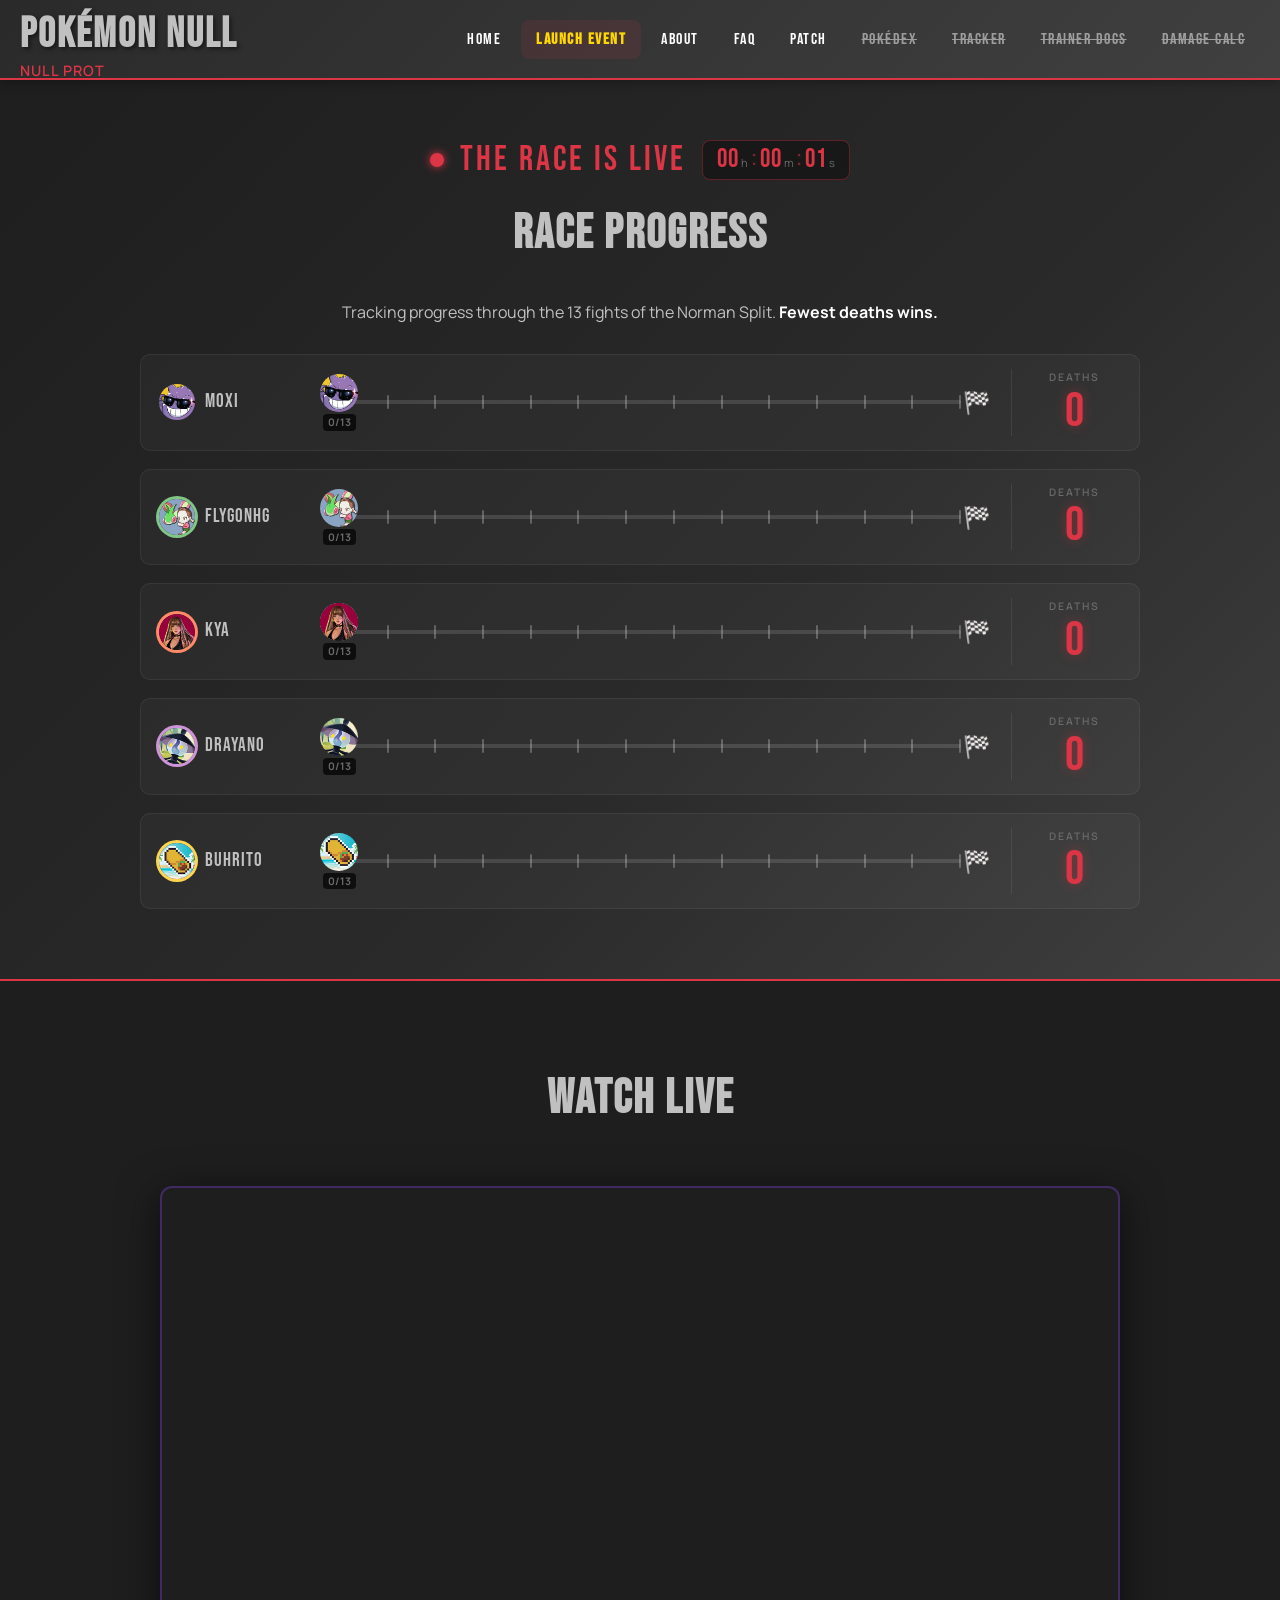
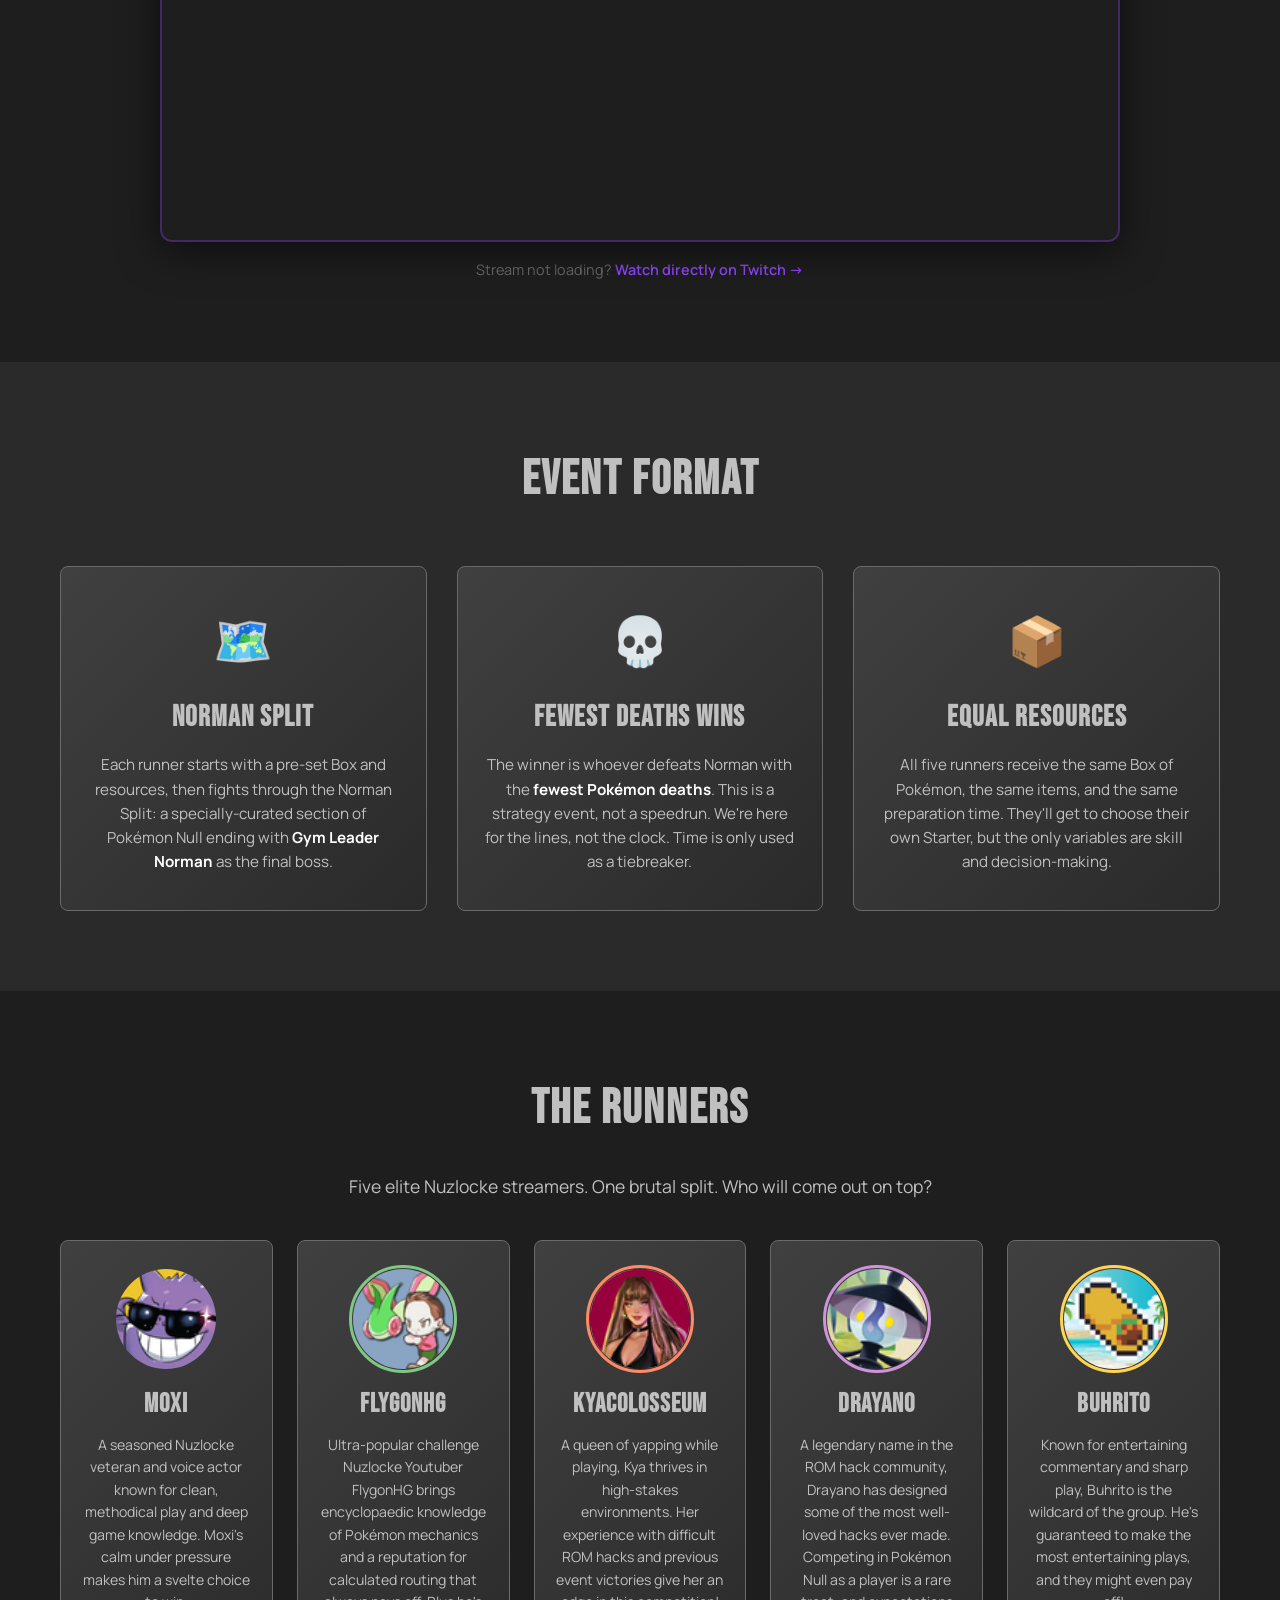
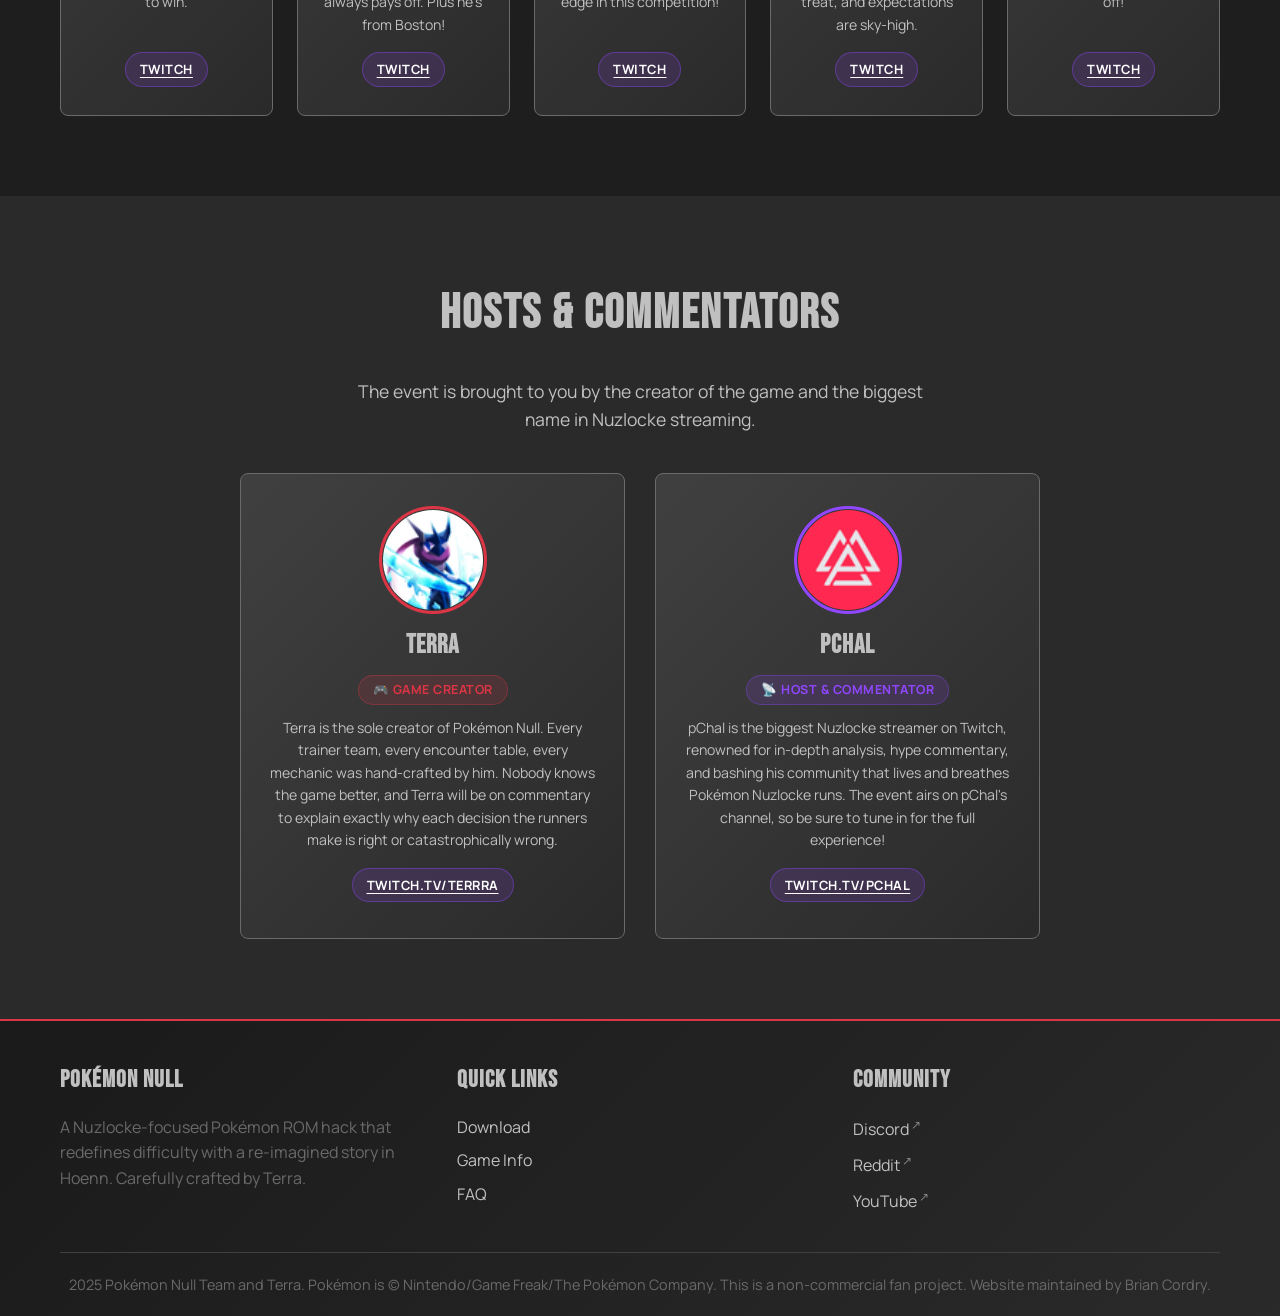
<file: launch-race-live.html>
<!DOCTYPE html>
<html lang="en">
<head>
    <!-- Set character encoding and viewport for responsive design -->
    <meta charset="UTF-8">
    <meta name="viewport" content="width=device-width, initial-scale=1.0">
    <title>Pokémon Null - Launch Event</title>
    <link rel="icon" type="image/png" href="assets/images/logos/nfaviconEMPTY.png">
    <link rel="apple-touch-icon" href="assets/images/logos/nfaviconEMPTY.png">
    <meta name="description" content="Watch the Pokémon Null Launch Event live — five elite Nuzlocke streamers compete through the Norman Split. Fewest deaths wins.">
    <meta name="theme-color" content="#dc3545">
    <link rel="canonical" href="http://pokemonnull.com/launch-race.html">
    <meta property="og:title" content="Launch Event — Pokémon Null">
    <meta property="og:description" content="Five elite Nuzlocke streamers compete through the Norman Split. Fewest deaths wins. Live on March 2nd, 2026.">
    <meta property="og:image" content="http://pokemonnull.com/assets/images/logos/fullbackground.gif">
    <meta property="og:url" content="http://pokemonnull.com/launch-race.html">
    <meta property="og:type" content="website">
    <meta property="og:site_name" content="Pokémon Null">
    <meta name="twitter:card" content="summary_large_image">
    <meta name="twitter:title" content="Launch Event — Pokémon Null">
    <meta name="twitter:description" content="Five elite Nuzlocke streamers compete through the Norman Split. Fewest deaths wins. Live on March 2nd, 2026.">
    <meta name="twitter:image" content="http://pokemonnull.com/assets/images/logos/fullbackground.gif">

    <!-- Google Fonts: Bebas Neue for headers, Manrope for body text -->
    <link rel="preconnect" href="https://fonts.googleapis.com">
    <link rel="preconnect" href="https://fonts.gstatic.com" crossorigin>
    <link href="https://fonts.googleapis.com/css2?family=Bebas+Neue&family=Manrope:wght@200..800&display=swap" rel="stylesheet">

    <!-- Global site styles, shared nav/footer styles -->
    <link rel="stylesheet" href="css/styles.css">

    <!-- Shared nav tooltip + unavailable-link styles (reused from index page) -->
    <link rel="stylesheet" href="css/index.css">

    <!-- Launch event page-specific styles -->
    <link rel="stylesheet" href="css/launch-race.css">
</head>
<body>

    <!-- ===================== HEADER ===================== -->
    <!-- Sticky header — identical markup to every other page so the nav works correctly -->
    <header class="header">
        <div class="header-brand">
            <!-- Clicking the logo always returns to the home page -->
            <a href="index.html" class="logo-link">
                <h1 class="logo">Pokémon Null</h1>
            </a>
            <!-- Tagline beneath the logo -->
            <span class="tagline">Null Protocol Activated</span>
        </div>

        <nav class="nav">
            <!-- Hamburger button — shown only on mobile, toggled by main.js -->
            <button class="nav-toggle" aria-label="Toggle navigation" aria-expanded="false">
                <span></span>
                <span></span>
                <span></span>
            </button>

            <ul class="nav-menu">
                <!-- Home link — not marked active because we're on the Launch Event page -->
                <li><a href="index.html" class="nav-link">Home</a></li>

                <!-- Launch Event link — marked active because this IS the launch event page -->
                <!-- nav-item-launch-event gives position:relative so the countdown tooltip anchors here -->
                <li class="nav-item-launch-event">
                    <a href="launch-race.html" class="nav-link nav-link-event active">
                        Launch Event
                        <!-- Countdown tooltip — populated by main.js -->
                        <span class="nav-event-tooltip" id="launch-event-tooltip">
                            Loading countdown...
                        </span>
                    </a>
                </li>

                <li><a href="about.html" class="nav-link">About</a></li>
                <li><a href="faq.html" class="nav-link">FAQ</a></li>
                <!-- News is commented out site-wide until ready -->
                <!-- <li><a href="news.html" class="nav-link">News</a></li> -->
                <li><a href="patch-applier.html" class="nav-link">Patch</a></li>

                <!-- Pokédex — locked until after the Launch Event -->
                <li class="nav-item-unavailable">
                    <a href="#" class="nav-link nav-link-unavailable" onclick="return false;">
                        <s>Pokédex</s>
                        <span class="nav-unavailable-tooltip">Available after the Launch Event</span>
                    </a>
                </li>

                <!-- Tracker is not yet available, strikethrough for now-->
                <li class="nav-item-unavailable">
                    <a href="#" class="nav-link nav-link-unavailable" onclick="return false;">
                        <s>Tracker</s>
                        <!-- Tooltip shown on hover explaining why this is unavailable -->
                        <span class="nav-unavailable-tooltip">Available after the Launch Event</span>
                    </a>
                </li>

                <!-- Trainer Docs — locked until after the Launch Event -->
                <li class="nav-item-unavailable">
                    <a href="#" class="nav-link nav-link-unavailable" onclick="return false;">
                        <s>Trainer Docs</s>
                        <span class="nav-unavailable-tooltip">Available after the Launch Event</span>
                    </a>
                </li>

                <!-- Damage Calc — locked until after the Launch Event -->
                <li class="nav-item-unavailable">
                    <a href="#" class="nav-link nav-link-unavailable" onclick="return false;">
                        <s>Damage Calc</s>
                        <span class="nav-unavailable-tooltip">Available after the Launch Event</span>
                    </a>
                </li>
            </ul>
        </nav>
    </header>
    <!-- ===================== END HEADER ===================== -->


    <!-- ===================== MAIN CONTENT ===================== -->
<!-- ==== RACE TRACKER MODULE ==== -->
<!-- Standalone section. Drop this in to replace the countdown hero when the event goes live. -->
<!-- It has its own ember background, a "RACE IS LIVE" banner, the 5 tracks, and a deaths column. -->
<section class="race-tracker-module" id="live-race-tracker">

    <!-- Ember particle container — JS will inject the floating red dots into this div -->
    <div class="tracker-embers" id="tracker-embers"></div>

    <div class="container">

        <!-- "RACE IS LIVE" banner — replaces the countdown timer -->
        <div class="tracker-live-banner">
            <!-- Pulsing red dot to signal live status -->
            <span class="live-dot"></span>
            <!-- The main "live" label -->
            <span class="live-label">The Race Is Live</span>
            <!-- Compact timer showing 00:00:00 — styled like the countdown but smaller -->
            <div class="live-timer" id="live-timer">
                <span class="live-timer-block">
                    <span class="live-timer-num" id="lt-hours">00</span>
                    <span class="live-timer-unit">h</span>
                </span>
                <span class="live-timer-sep">:</span>
                <span class="live-timer-block">
                    <span class="live-timer-num" id="lt-minutes">00</span>
                    <span class="live-timer-unit">m</span>
                </span>
                <span class="live-timer-sep">:</span>
                <span class="live-timer-block">
                    <span class="live-timer-num" id="lt-seconds">00</span>
                    <span class="live-timer-unit">s</span>
                </span>
            </div>
        </div>

        <!-- Section heading -->
        <h3 class="section-title">Race Progress</h3>
        <p class="tracker-subtitle">
            Tracking progress through the 13 fights of the Norman Split.
            <strong>Fewest deaths wins.</strong>
        </p>

        <!-- The 5 racing lanes -->
        <div class="race-lanes">

            <!-- === LANE: MOXI === -->
            <!-- data-runner-id is used by JS to find and update this row -->
            <div class="race-lane" data-runner-id="moxi">

                <!-- Left: Runner name + logo with their unique ring colour -->
                <div class="lane-label">
                    <!-- runner-ring-moxi applies the light-blue border, matching the runner card below -->
                    <div class="lane-logo-wrap runner-ring-moxi">
                        <img src="assets/images/logos/moxilogo.png" alt="" class="lane-logo" onerror="this.style.opacity='0'">
                    </div>
                    <span class="lane-name">Moxi</span>
                </div>

                <!-- Middle: The track rail with ticks, finish flag, and moving token -->
                <div class="lane-track">
                    <!-- The horizontal background line -->
                    <div class="track-rail"></div>

                    <!-- 13 tick marks. JS counts these to compute token position. -->
                    <div class="track-ticks">
                        <span></span><span></span><span></span><span></span><span></span>
                        <span></span><span></span><span></span><span></span><span></span>
                        <span></span><span></span><span></span><span></span>
                    </div>

                    <!-- Finish flag at the far right -->
                    <div class="track-finish" aria-hidden="true">🏁</div>

                    <!-- Moving token. JS sets its `left` % to slide it along the track. -->
                    <!-- transform: translateX(-50%) keeps the icon CENTRED on the tick, not left-justified -->
                    <div class="runner-token" id="token-moxi">
                        <img src="assets/images/logos/moxilogo.png" alt="Moxi" class="token-img runner-ring-moxi">
                        <!-- Small label under the icon showing current fight number -->
                        <span class="token-pos" id="pos-moxi">0/13</span>
                    </div>
                </div>

                <!-- Right: Deaths counter -->
                <div class="lane-deaths">
                    <span class="death-label">Deaths</span>
                    <!-- This number is updated by JS -->
                    <span class="death-count" id="deaths-moxi">0</span>
                </div>
            </div>
            <!-- === END LANE: MOXI === -->


            <!-- === LANE: FLYGONHG === -->
            <div class="race-lane" data-runner-id="flygonhg">
                <div class="lane-label">
                    <!-- runner-ring-flygonhg applies the green border -->
                    <div class="lane-logo-wrap runner-ring-flygonhg">
                        <img src="assets/images/logos/flygonlogo.png" alt="" class="lane-logo" onerror="this.style.opacity='0'">
                    </div>
                    <span class="lane-name">FlygonHG</span>
                </div>
                <div class="lane-track">
                    <div class="track-rail"></div>
                    <div class="track-ticks">
                        <span></span><span></span><span></span><span></span><span></span>
                        <span></span><span></span><span></span><span></span><span></span>
                        <span></span><span></span><span></span><span></span>
                    </div>
                    <div class="track-finish" aria-hidden="true">🏁</div>
                    <div class="runner-token" id="token-flygonhg">
                        <img src="assets/images/logos/flygonlogo.png" alt="FlygonHG" class="token-img runner-ring-flygonhg">
                        <span class="token-pos" id="pos-flygonhg">0/13</span>
                    </div>
                </div>
                <div class="lane-deaths">
                    <span class="death-label">Deaths</span>
                    <span class="death-count" id="deaths-flygonhg">0</span>
                </div>
            </div>
            <!-- === END LANE: FLYGONHG === -->


            <!-- === LANE: KYACOLOSSEUM === -->
            <div class="race-lane" data-runner-id="kyacolosseum">
                <div class="lane-label">
                    <!-- runner-ring-kya applies the orange border -->
                    <div class="lane-logo-wrap runner-ring-kya">
                        <img src="assets/images/logos/kyalogo.png" alt="" class="lane-logo" onerror="this.style.opacity='0'">
                    </div>
                    <span class="lane-name">Kya</span>
                </div>
                <div class="lane-track">
                    <div class="track-rail"></div>
                    <div class="track-ticks">
                        <span></span><span></span><span></span><span></span><span></span>
                        <span></span><span></span><span></span><span></span><span></span>
                        <span></span><span></span><span></span><span></span>
                    </div>
                    <div class="track-finish" aria-hidden="true">🏁</div>
                    <div class="runner-token" id="token-kyacolosseum">
                        <img src="assets/images/logos/kyalogo.png" alt="Kya" class="token-img runner-ring-kya">
                        <span class="token-pos" id="pos-kyacolosseum">0/13</span>
                    </div>
                </div>
                <div class="lane-deaths">
                    <span class="death-label">Deaths</span>
                    <span class="death-count" id="deaths-kyacolosseum">0</span>
                </div>
            </div>
            <!-- === END LANE: KYACOLOSSEUM === -->


            <!-- === LANE: DRAYANO === -->
            <div class="race-lane" data-runner-id="drayano">
                <div class="lane-label">
                    <!-- runner-ring-drayano applies the purple border -->
                    <div class="lane-logo-wrap runner-ring-drayano">
                        <img src="assets/images/logos/drayanologo.png" alt="" class="lane-logo" onerror="this.style.opacity='0'">
                    </div>
                    <span class="lane-name">Drayano</span>
                </div>
                <div class="lane-track">
                    <div class="track-rail"></div>
                    <div class="track-ticks">
                        <span></span><span></span><span></span><span></span><span></span>
                        <span></span><span></span><span></span><span></span><span></span>
                        <span></span><span></span><span></span><span></span>
                    </div>
                    <div class="track-finish" aria-hidden="true">🏁</div>
                    <div class="runner-token" id="token-drayano">
                        <img src="assets/images/logos/drayanologo.png" alt="Drayano" class="token-img runner-ring-drayano">
                        <span class="token-pos" id="pos-drayano">0/13</span>
                    </div>
                </div>
                <div class="lane-deaths">
                    <span class="death-label">Deaths</span>
                    <span class="death-count" id="deaths-drayano">0</span>
                </div>
            </div>
            <!-- === END LANE: DRAYANO === -->


            <!-- === LANE: BUHRITO === -->
            <div class="race-lane" data-runner-id="buhrito">
                <div class="lane-label">
                    <!-- runner-ring-buhrito applies the yellow border -->
                    <div class="lane-logo-wrap runner-ring-buhrito">
                        <img src="assets/images/logos/buhritologo.png" alt="" class="lane-logo" onerror="this.style.opacity='0'">
                    </div>
                    <span class="lane-name">Buhrito</span>
                </div>
                <div class="lane-track">
                    <div class="track-rail"></div>
                    <div class="track-ticks">
                        <span></span><span></span><span></span><span></span><span></span>
                        <span></span><span></span><span></span><span></span><span></span>
                        <span></span><span></span><span></span><span></span>
                    </div>
                    <div class="track-finish" aria-hidden="true">🏁</div>
                    <div class="runner-token" id="token-buhrito">
                        <img src="assets/images/logos/buhritologo.png" alt="Buhrito" class="token-img runner-ring-buhrito">
                        <span class="token-pos" id="pos-buhrito">0/13</span>
                    </div>
                </div>
                <div class="lane-deaths">
                    <span class="death-label">Deaths</span>
                    <span class="death-count" id="deaths-buhrito">0</span>
                </div>
            </div>
            <!-- === END LANE: BUHRITO === -->

        </div>
        <!-- end .race-lanes -->

    </div>
    <!-- end .container -->

</section>
<!-- ==== END RACE TRACKER MODULE ==== -->
        <!-- ---- END HERO BANNER ---- -->


        <!-- ---- TWITCH EMBED ---- -->
        <!-- Embeds pChal's live Twitch stream so viewers can watch without leaving the page -->
        <section class="stream-section">
            <div class="container">
                <h3 class="section-title">Watch Live</h3>

                <!-- Responsive wrapper — padding-bottom trick keeps 16:9 ratio at any width -->
                <div class="stream-wrapper">
                    <!--
                        Twitch embed iframe.
                        - "channel=pchal"  → which channel to show
                        - "parent=" must match the domain this page is served from.
                          Replace "yourdomain.com" with your actual domain before deploying.
                        - allowfullscreen → lets viewers go fullscreen
                    -->
                    <iframe
                        src="https://player.twitch.tv/?channel=pchal&parent=localhost&parent=pokemonnull.com"
                        allowfullscreen
                        title="pChal's Twitch Stream — Pokémon Null Launch Event">
                    </iframe>
                </div>

                <!-- Small note reminding visitors they can also watch directly on Twitch -->
                <p class="stream-note">
                    Stream not loading?
                    <a href="https://twitch.tv/pchal" target="_blank" rel="noopener">
                        Watch directly on Twitch →
                    </a>
                </p>
            </div>
        </section>
        <!-- ---- END TWITCH EMBED ---- -->


        <!-- ---- FORMAT EXPLAINER ---- -->
        <!-- Explains the rules of the event in a simple 3-card layout -->
        <section class="format-section">
            <div class="container">
                <h3 class="section-title">Event Format</h3>

                <div class="format-grid">
                    <!-- Card 1: What the split is -->
                    <div class="format-card">
                        <div class="format-icon">🗺️</div>
                        <h4>Norman Split</h4>
                        <p>
                            Each runner starts with a pre-set Box and resources, then fights through
                            the Norman Split: a specially-curated section of Pokémon Null ending with
                            <strong>Gym Leader Norman</strong> as the final boss.
                        </p>
                    </div>

                    <!-- Card 2: How the winner is decided -->
                    <div class="format-card">
                        <div class="format-icon">💀</div>
                        <h4>Fewest Deaths Wins</h4>
                        <p>
                            The winner is whoever defeats Norman with the <strong>fewest Pokémon deaths</strong>.
                            This is a strategy event, not a speedrun. We're here for the lines, not the clock.
                            Time is only used as a tiebreaker.
                        </p>
                    </div>

                    <!-- Card 3: What they're given -->
                    <div class="format-card">
                        <div class="format-icon">📦</div>
                        <h4>Equal Resources</h4>
                        <p>
                            All five runners receive the same Box of Pokémon, the same items,
                            and the same preparation time. They'll get to choose their own Starter, but
                            the only variables are skill and decision-making.
                        </p>
                    </div>
                </div>
            </div>
        </section>
        <!-- ---- END FORMAT EXPLAINER ---- -->


        <!-- ---- RUNNERS SECTION ---- -->
        <!-- One card per runner with avatar, bio, and links -->
        <section class="runners-section">
            <div class="container">
                <h3 class="section-title">The Runners</h3>
                <p class="runners-intro">
                    Five elite Nuzlocke streamers. One brutal split. Who will come out on top?
                </p>

                <div class="runners-grid">

                    <!-- ---- RUNNER CARD: Moxi ---- -->
                    <article class="runner-card">
                        <!-- Avatar image — replace src with actual avatar when available -->
                        <div class="runner-avatar-wrap">
                            <img
                                src="assets/images/logos/moxilogo.png"
                                alt="Moxi's avatar"
                                class="runner-avatar"
                                onerror="this.src='https://placehold.co/120x120/2a2a2a/c0c0c0?text=Moxi'"
                            />
                            <!-- Coloured ring around avatar — colour set per-card in CSS -->
                            <div class="runner-avatar-ring runner-ring-moxi"></div>
                        </div>

                        <!-- Runner name -->
                        <h4 class="runner-name">Moxi</h4>

                        <!-- Short bio paragraph -->
                        <p class="runner-bio">
                            A seasoned Nuzlocke veteran and voice actor known for clean, methodical play and
                            deep game knowledge. Moxi's calm under pressure makes him a
                            svelte choice to win.
                        </p>

                        <!-- Links to the runner's channels -->
                        <div class="runner-links">
                            <a href="https://twitch.tv/moxi" target="_blank" rel="noopener" class="runner-link runner-link-twitch">
                                Twitch
                            </a>
                        </div>
                    </article>
                    <!-- ---- END RUNNER CARD: Moxi ---- -->


                    <!-- ---- RUNNER CARD: FlygonHG ---- -->
                    <article class="runner-card">
                        <div class="runner-avatar-wrap">
                            <img
                                src="assets/images/logos/flygonlogo.png"
                                alt="FlygonHG's avatar"
                                class="runner-avatar"
                                onerror="this.src='https://placehold.co/120x120/2a2a2a/c0c0c0?text=FlygonHG'"
                            />
                            <div class="runner-avatar-ring runner-ring-flygonhg"></div>
                        </div>

                        <h4 class="runner-name">FlygonHG</h4>

                        <p class="runner-bio">
                            Ultra-popular challenge Nuzlocke Youtuber FlygonHG brings
                            encyclopaedic knowledge of Pokémon mechanics and a reputation for
                            calculated routing that always pays off. Plus he's from Boston!
                        </p>

                        <div class="runner-links">
                            <a href="https://twitch.tv/flygonhg" target="_blank" rel="noopener" class="runner-link runner-link-twitch">
                                Twitch
                            </a>
                        </div>
                    </article>
                    <!-- ---- END RUNNER CARD: FlygonHG ---- -->


                    <!-- ---- RUNNER CARD: KyaColosseum ---- -->
                    <article class="runner-card">
                        <div class="runner-avatar-wrap">
                            <img
                                src="assets/images/logos/kyalogo.png"
                                alt="KyaColosseum's avatar"
                                class="runner-avatar"
                                onerror="this.src='https://placehold.co/120x120/2a2a2a/c0c0c0?text=Kya'"
                            />
                            <div class="runner-avatar-ring runner-ring-kya"></div>
                        </div>

                        <h4 class="runner-name">KyaColosseum</h4>

                        <p class="runner-bio">
                            A queen of yapping while playing, Kya thrives in high-stakes
                            environments. Her experience with difficult ROM hacks
                            and previous event victories give her an edge in this competition!
                        </p>

                        <div class="runner-links">
                            <a href="https://twitch.tv/kyacolosseum" target="_blank" rel="noopener" class="runner-link runner-link-twitch">
                                Twitch
                            </a>
                        </div>
                    </article>
                    <!-- ---- END RUNNER CARD: KyaColosseum ---- -->


                    <!-- ---- RUNNER CARD: Drayano ---- -->
                    <article class="runner-card">
                        <div class="runner-avatar-wrap">
                            <img
                                src="assets/images/logos/drayanologo.png"
                                alt="Drayano's avatar"
                                class="runner-avatar"
                                onerror="this.src='https://placehold.co/120x120/2a2a2a/c0c0c0?text=Drayano'"
                            />
                            <div class="runner-avatar-ring runner-ring-drayano"></div>
                        </div>

                        <h4 class="runner-name">Drayano</h4>

                        <p class="runner-bio">
                            A legendary name in the ROM hack community, Drayano has designed
                            some of the most well-loved hacks ever made. Competing in Pokémon Null
                            as a player is a rare treat, and expectations are sky-high.
                        </p>

                        <div class="runner-links">
                            <a href="https://twitch.tv/drayano" target="_blank" rel="noopener" class="runner-link runner-link-twitch">
                                Twitch
                            </a>
                        </div>
                    </article>
                    <!-- ---- END RUNNER CARD: Drayano ---- -->


                    <!-- ---- RUNNER CARD: Buhrito ---- -->
                    <article class="runner-card">
                        <div class="runner-avatar-wrap">
                            <img
                                src="assets/images/logos/buhritologo.png"
                                alt="Buhrito's avatar"
                                class="runner-avatar"
                                onerror="this.src='https://placehold.co/120x120/2a2a2a/c0c0c0?text=Buhrito'"
                            />
                            <div class="runner-avatar-ring runner-ring-buhrito"></div>
                        </div>

                        <h4 class="runner-name">Buhrito</h4>

                        <p class="runner-bio">
                            Known for entertaining commentary and sharp play,
                            Buhrito is the wildcard of the group. He's guaranteed
                            to make the most entertaining plays, and they might even pay off!
                        </p>

                        <div class="runner-links">
                            <a href="https://twitch.tv/buhrito" target="_blank" rel="noopener" class="runner-link runner-link-twitch">
                                Twitch
                            </a>
                        </div>
                    </article>
                    <!-- ---- END RUNNER CARD: Buhrito ---- -->

                </div>
                <!-- ---- END RUNNERS GRID ---- -->
            </div>
        </section>
        <!-- ---- END RUNNERS SECTION ---- -->


        <!-- ---- COMMENTATORS SECTION ---- -->
        <!-- Hosts/commentators get a slightly different, wider card layout -->
        <section class="commentators-section">
            <div class="container">
                <h3 class="section-title">Hosts & Commentators</h3>
                <p class="runners-intro">
                    The event is brought to you by the creator of the game and the biggest name
                    in Nuzlocke streaming.
                </p>

                <div class="commentators-grid">

                    <!-- ---- COMMENTATOR CARD: Terra ---- -->
                    <article class="commentator-card">
                        <div class="runner-avatar-wrap">
                            <img
                                src="assets/images/logos/terrralogo.png"
                                alt="Terra's avatar"
                                class="runner-avatar"
                                onerror="this.src='https://placehold.co/120x120/2a2a2a/dc3545?text=Terra'"
                            />
                            <!-- Red ring for Terra — the game's creator -->
                            <div class="runner-avatar-ring runner-ring-terra"></div>
                        </div>

                        <h4 class="runner-name">Terra</h4>

                        <!-- Gold "Creator" badge -->
                        <span class="commentator-badge">🎮 Game Creator</span>

                        <p class="runner-bio">
                            Terra is the sole creator of Pokémon Null. Every trainer team,
                            every encounter table, every mechanic was hand-crafted by him. Nobody knows the game better,
                            and Terra will be on commentary to explain exactly why each decision
                            the runners make is right or catastrophically wrong.
                        </p>

                        <div class="runner-links">
                            <!-- Add Terra's actual links here when known -->
                            <a href="https://www.twitch.tv/terrra" target="_blank" rel="noopener" class="runner-link runner-link-twitch">
                                twitch.tv/terrra
                            </a>
                        </div>
                    </article>
                    <!-- ---- END COMMENTATOR CARD: Terra ---- -->


                    <!-- ---- COMMENTATOR CARD: pChal ---- -->
                    <article class="commentator-card">
                        <div class="runner-avatar-wrap">
                            <img
                                src="assets/images/logos/pchallogo.png"
                                alt="pChal's avatar"
                                class="runner-avatar"
                                onerror="this.src='https://placehold.co/120x120/2a2a2a/9146ff?text=pChal'"
                            />
                            <!-- Purple ring for pChal — Twitch brand colour -->
                            <div class="runner-avatar-ring runner-ring-pchal"></div>
                        </div>

                        <h4 class="runner-name">pChal</h4>

                        <!-- Purple "Host" badge -->
                        <span class="commentator-badge commentator-badge-host">📡 Host & Commentator</span>

                        <p class="runner-bio">
                            pChal is the biggest Nuzlocke streamer on Twitch, renowned for
                            in-depth analysis, hype commentary, and bashing his community that lives and
                            breathes Pokémon Nuzlocke runs. The event airs on pChal's channel, so be sure to
                            tune in for the full experience!
                        </p>

                        <div class="runner-links">
                            <a href="https://twitch.tv/pchal" target="_blank" rel="noopener" class="runner-link runner-link-twitch">
                                twitch.tv/pchal
                            </a>
                        </div>
                    </article>
                    <!-- ---- END COMMENTATOR CARD: pChal ---- -->

                </div>
                <!-- ---- END COMMENTATORS GRID ---- -->
            </div>
        </section>
        <!-- ---- END COMMENTATORS SECTION ---- -->

    </main>
    <!-- ===================== END MAIN CONTENT ===================== -->


    <!-- ===================== FOOTER ===================== -->
    <!-- Shared footer across all pages -->
    <footer class="footer">
        <div class="container">
            <div class="footer-content">
                <!-- Project description column -->
                <div class="footer-section">
                    <h4>Pokémon Null</h4>
                    <p>A Nuzlocke-focused Pokémon ROM hack that redefines difficulty with a re-imagined story in Hoenn. Carefully crafted by Terra.</p>
                </div>
                <!-- Quick links column -->
                <div class="footer-section">
                    <h4>Quick Links</h4>
                    <ul class="footer-links">
                        <li><a href="patch-applier.html">Download</a></li>
                        <!-- <li><a href="encounter-tracker.html">Encounter Tracker</a></li> -->
                        <li><a href="about.html">Game Info</a></li>
                        <li><a href="faq.html">FAQ</a></li>
                    </ul>
                </div>
                <!-- Community links column -->
                <div class="footer-section">
                    <h4>Community</h4>
                    <ul class="footer-links">
                        <li><a href="https://discord.gg/DqxxC5KQ6r" target="_blank">Discord</a></li>
                        <li><a href="https://www.reddit.com/r/PokemonNull/" target="_blank">Reddit</a></li>
                        <li><a href="https://youtube.com/@pokemonnull-i7y?si=Midpr-BR4eoGoW2T" target="_blank">YouTube</a></li>
                    </ul>
                </div>
            </div>
            <!-- Copyright notice -->
            <div class="footer-bottom">
                <p>2025 Pokémon Null Team and Terra. Pokémon is © Nintendo/Game Freak/The Pokémon Company. This is a non-commercial fan project. Website maintained by Brian Cordry.</p>
            </div>
        </div>
    </footer>
    <!-- ===================== END FOOTER ===================== -->


    <!-- ===================== SCRIPTS ===================== -->
    <!-- main.js handles: hamburger nav toggle, countdown tooltip in the header -->
    <script src="js/main.js"></script>
    <script src="js/index.js"></script>

    <!-- launch-race.js handles: the big on-page countdown timer -->
    <script src="js/launch-race.js"></script>
    <!-- ===================== END SCRIPTS ===================== -->

</body>
</html>
</file>
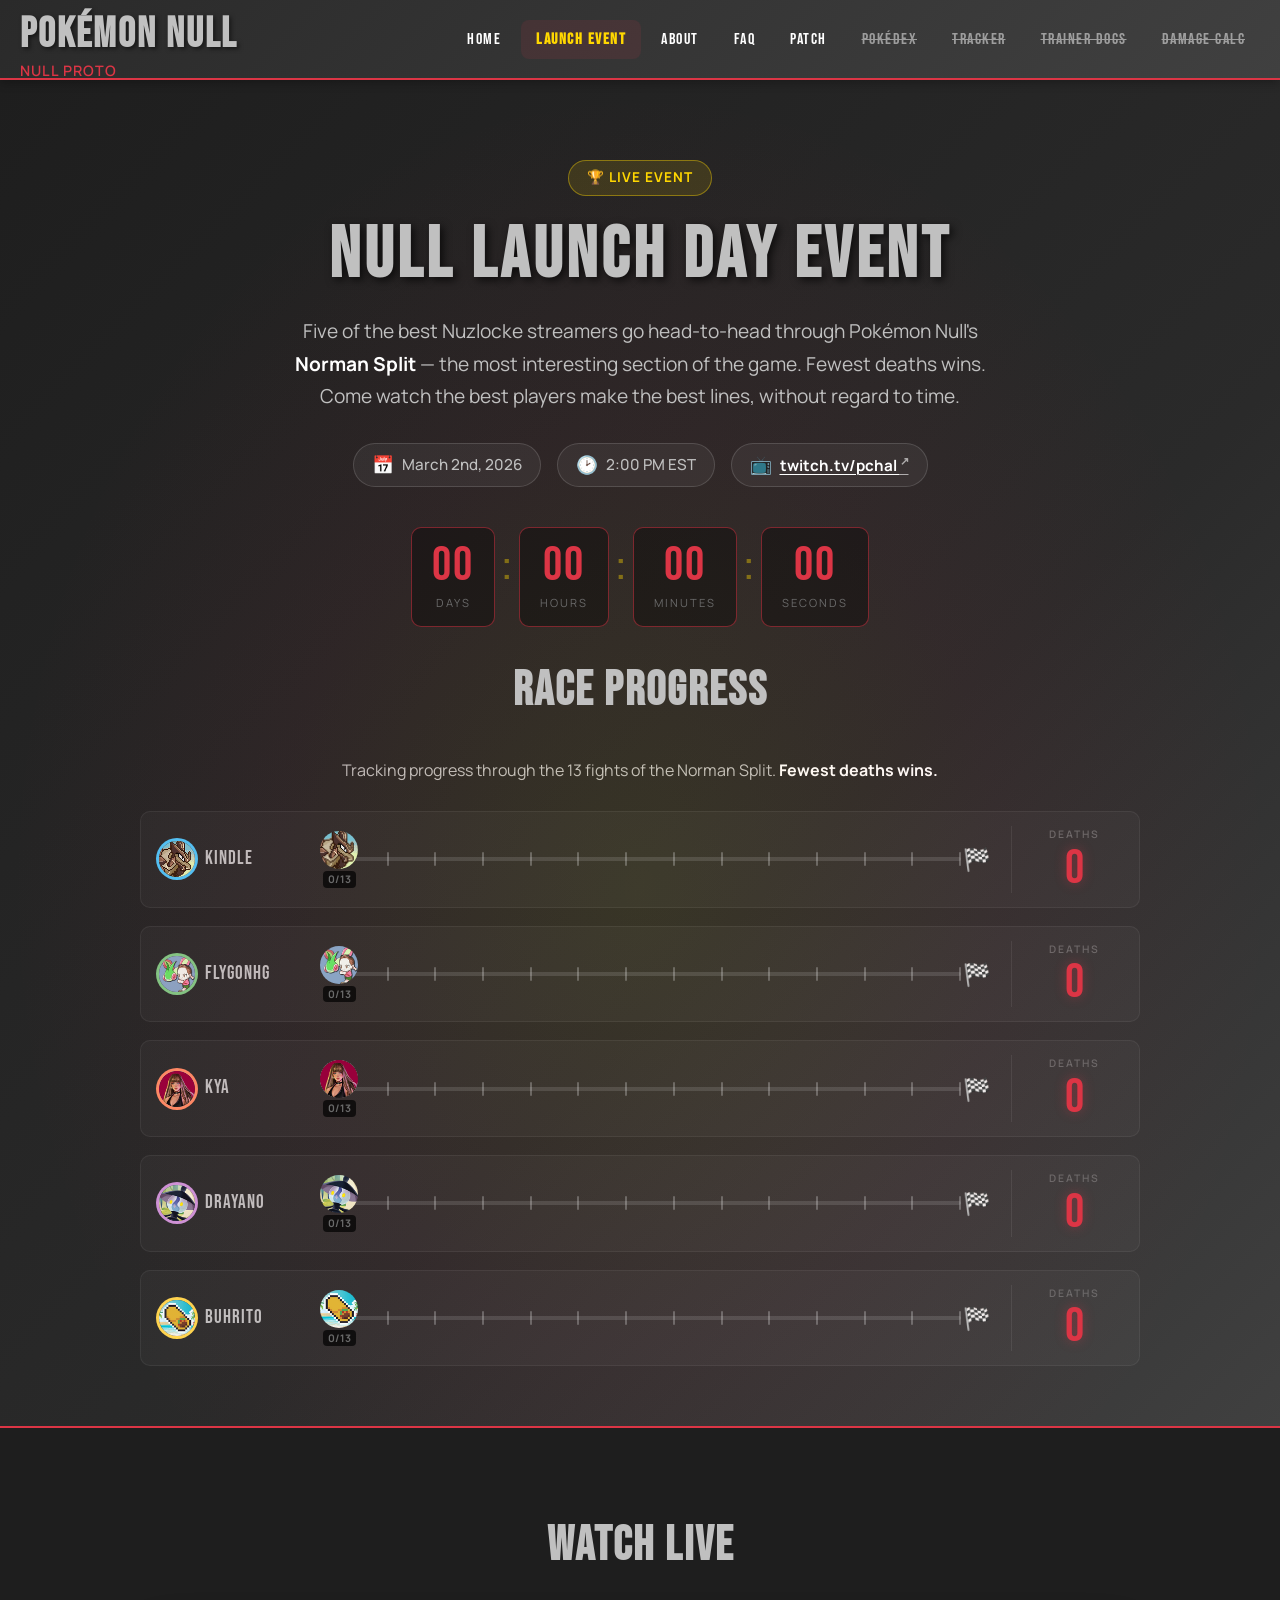
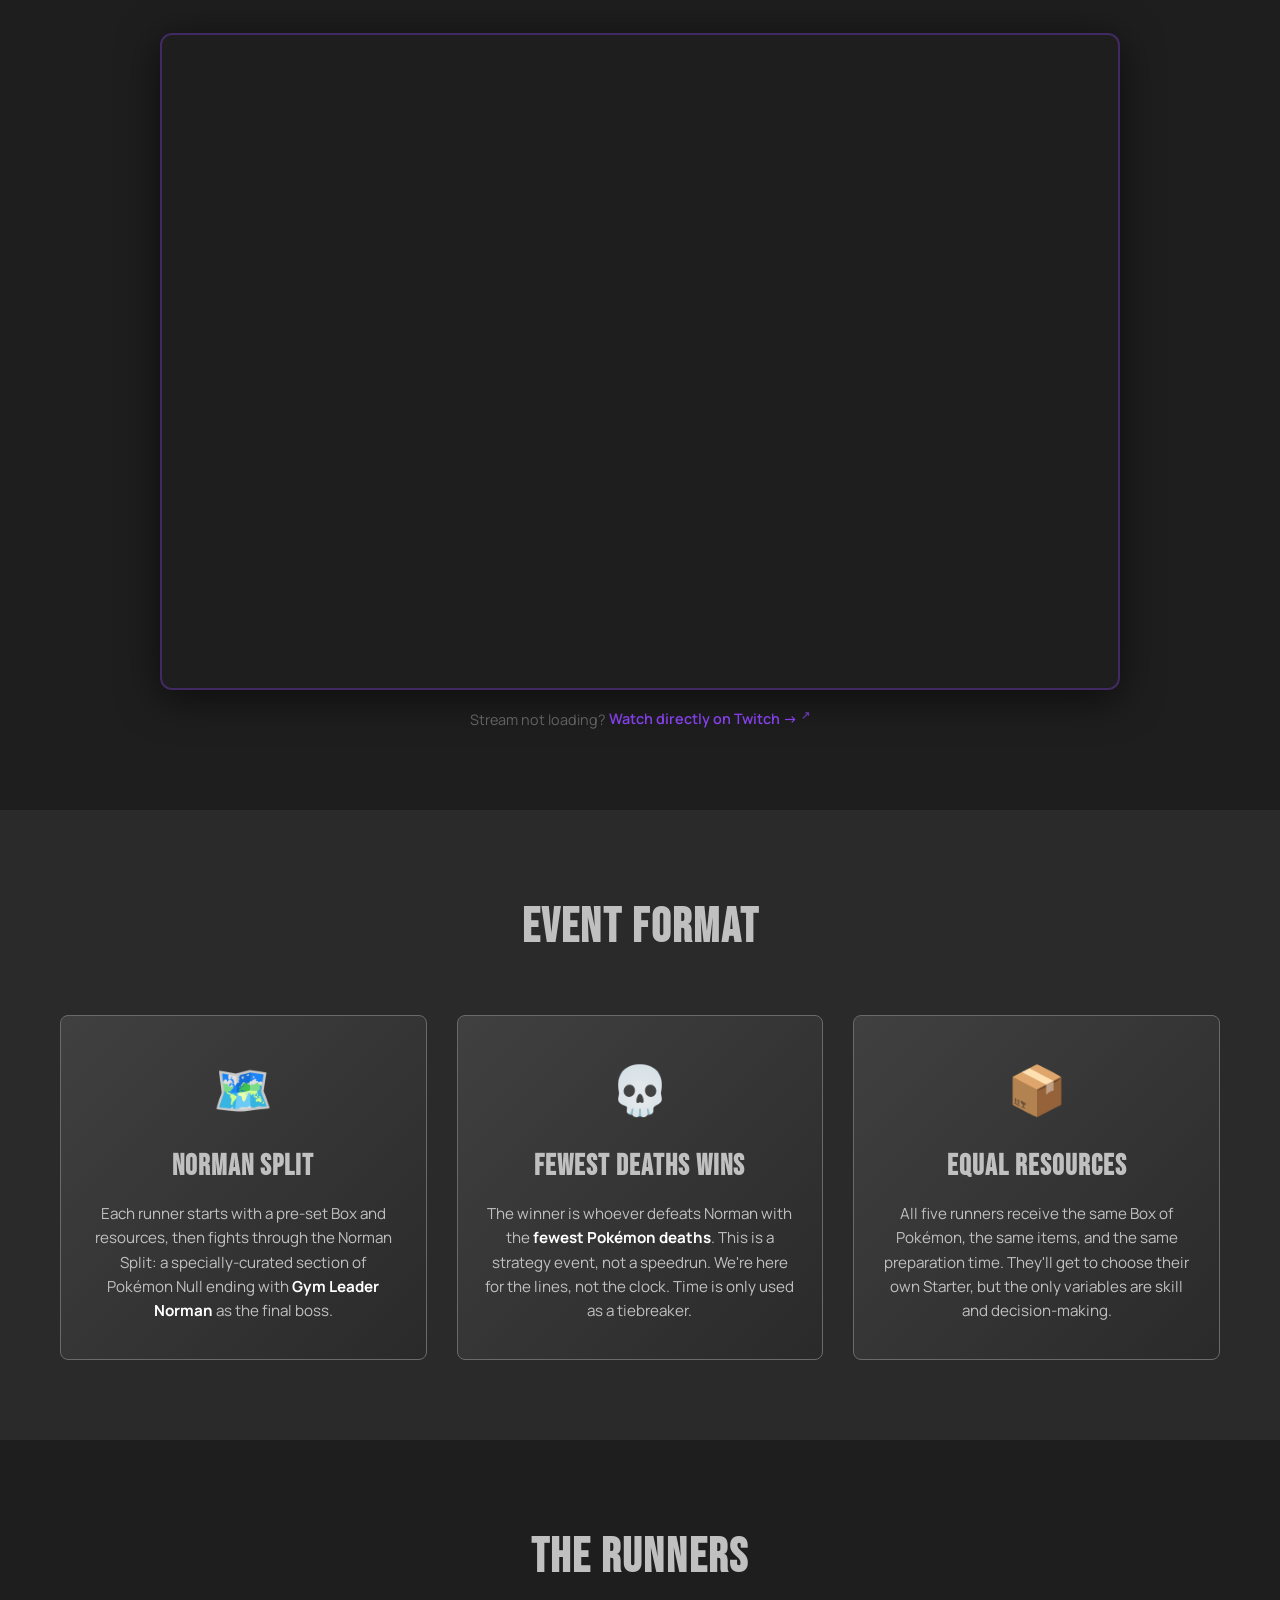
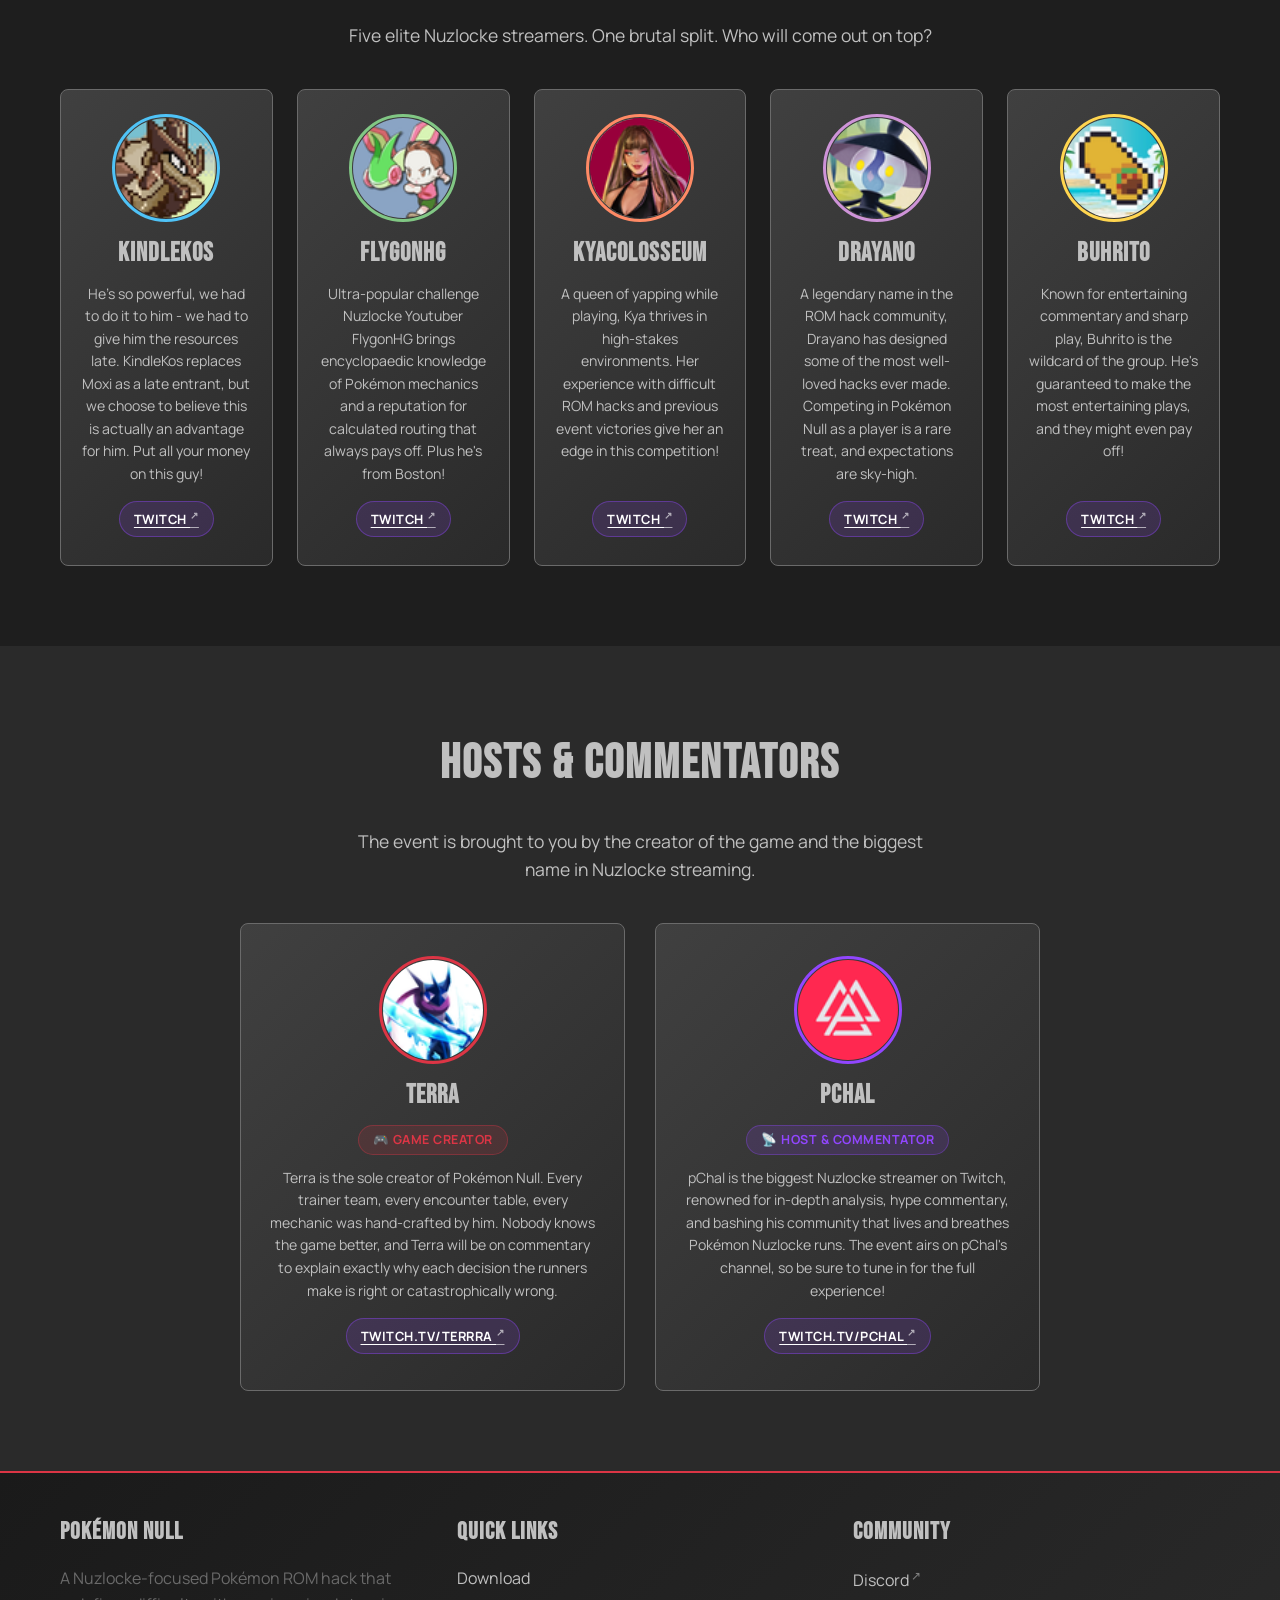
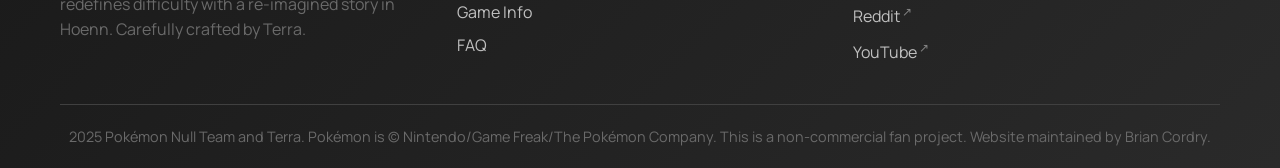
<file: launch-race.html>
<!DOCTYPE html>
<html lang="en">
<head>
    <!-- Set character encoding and viewport for responsive design -->
    <meta charset="UTF-8">
    <meta name="viewport" content="width=device-width, initial-scale=1.0">
    <title>Pokémon Null - Launch Event</title>
    <link rel="icon" type="image/png" href="assets/images/logos/nfaviconEMPTY.png">
    <link rel="apple-touch-icon" href="assets/images/logos/nfaviconEMPTY.png">
    <meta name="description" content="Watch the Pokémon Null Launch Event live — five elite Nuzlocke streamers compete through the Norman Split. Fewest deaths wins.">
    <meta name="theme-color" content="#dc3545">
    <link rel="canonical" href="http://pokemonnull.com/launch-race.html">
    <meta property="og:title" content="Launch Event — Pokémon Null">
    <meta property="og:description" content="Five elite Nuzlocke streamers compete through the Norman Split. Fewest deaths wins. Live on March 2nd, 2026.">
    <meta property="og:image" content="http://pokemonnull.com/assets/images/logos/fullbackground.gif">
    <meta property="og:url" content="http://pokemonnull.com/launch-race.html">
    <meta property="og:type" content="website">
    <meta property="og:site_name" content="Pokémon Null">
    <meta name="twitter:card" content="summary_large_image">
    <meta name="twitter:title" content="Launch Event — Pokémon Null">
    <meta name="twitter:description" content="Five elite Nuzlocke streamers compete through the Norman Split. Fewest deaths wins. Live on March 2nd, 2026.">
    <meta name="twitter:image" content="http://pokemonnull.com/assets/images/logos/fullbackground.gif">

    <!-- Google Fonts: Bebas Neue for headers, Manrope for body text -->
    <link rel="preconnect" href="https://fonts.googleapis.com">
    <link rel="preconnect" href="https://fonts.gstatic.com" crossorigin>
    <link href="https://fonts.googleapis.com/css2?family=Bebas+Neue&family=Manrope:wght@200..800&display=swap" rel="stylesheet">

    <!-- Global site styles, shared nav/footer styles -->
    <link rel="stylesheet" href="css/styles.css">

    <!-- Shared nav tooltip + unavailable-link styles (reused from index page) -->
    <link rel="stylesheet" href="css/index.css">

    <!-- Launch event page-specific styles -->
    <link rel="stylesheet" href="css/launch-race.css">
</head>
<body>

    <!-- ===================== HEADER ===================== -->
    <!-- Sticky header — identical markup to every other page so the nav works correctly -->
    <header class="header">
        <div class="header-brand">
            <!-- Clicking the logo always returns to the home page -->
            <a href="index.html" class="logo-link">
                <h1 class="logo">Pokémon Null</h1>
            </a>
            <!-- Tagline beneath the logo -->
            <span class="tagline">Null Protocol Activated</span>
        </div>

        <nav class="nav">
            <!-- Hamburger button — shown only on mobile, toggled by main.js -->
            <button class="nav-toggle" aria-label="Toggle navigation" aria-expanded="false">
                <span></span>
                <span></span>
                <span></span>
            </button>

            <ul class="nav-menu">
                <!-- Home link — not marked active because we're on the Launch Event page -->
                <li><a href="index.html" class="nav-link">Home</a></li>

                <!-- Launch Event link — marked active because this IS the launch event page -->
                <!-- nav-item-launch-event gives position:relative so the countdown tooltip anchors here -->
                <li class="nav-item-launch-event">
                    <a href="launch-race.html" class="nav-link nav-link-event active">
                        Launch Event
                        <!-- Countdown tooltip — populated by main.js -->
                        <span class="nav-event-tooltip" id="launch-event-tooltip">
                            Loading countdown...
                        </span>
                    </a>
                </li>

                <li><a href="about.html" class="nav-link">About</a></li>
                <li><a href="faq.html" class="nav-link">FAQ</a></li>
                <!-- News is commented out site-wide until ready -->
                <!-- <li><a href="news.html" class="nav-link">News</a></li> -->
                <li><a href="patch-applier.html" class="nav-link">Patch</a></li>

                <!-- Pokédex — locked until after the Launch Event -->
                <li class="nav-item-unavailable">
                    <a href="#" class="nav-link nav-link-unavailable" onclick="return false;">
                        <s>Pokédex</s>
                        <span class="nav-unavailable-tooltip">Available after the Launch Event</span>
                    </a>
                </li>

                <!-- Tracker is not yet available, strikethrough for now-->
                <li class="nav-item-unavailable">
                    <a href="#" class="nav-link nav-link-unavailable" onclick="return false;">
                        <s>Tracker</s>
                        <!-- Tooltip shown on hover explaining why this is unavailable -->
                        <span class="nav-unavailable-tooltip">Available after the Launch Event</span>
                    </a>
                </li>

                <!-- Trainer Docs — locked until after the Launch Event -->
                <li class="nav-item-unavailable">
                    <a href="#" class="nav-link nav-link-unavailable" onclick="return false;">
                        <s>Trainer Docs</s>
                        <span class="nav-unavailable-tooltip">Available after the Launch Event</span>
                    </a>
                </li>

                <!-- Damage Calc — locked until after the Launch Event -->
                <li class="nav-item-unavailable">
                    <a href="#" class="nav-link nav-link-unavailable" onclick="return false;">
                        <s>Damage Calc</s>
                        <span class="nav-unavailable-tooltip">Available after the Launch Event</span>
                    </a>
                </li>
            </ul>
        </nav>
    </header>
    <!-- ===================== END HEADER ===================== -->


    <!-- ===================== MAIN CONTENT ===================== -->
    <main class="main">

        <!-- ---- HERO BANNER ---- -->
        <!-- Introduces the event with a title, date/time, and a short description -->
        <section class="event-hero">
            <div class="event-hero-bg"></div> <!-- Decorative radial gradient overlay -->
            <div class="container event-hero-content">
                <!-- Gold "LIVE EVENT" badge above the title -->
                <span class="event-badge">🏆 Live Event</span>

                <!-- Main page title -->
                <h2 class="event-hero-title">Null Launch Day Event</h2>

                <!-- Short description of what the event is -->
                <p class="event-hero-subtitle">
                    Five of the best Nuzlocke streamers go head-to-head through Pokémon Null's
                    <strong>Norman Split</strong> — the most interesting section of the game.
                    Fewest deaths wins. Come watch the best players make the best lines, without regard to time.
                </p>

                <!-- Date, time, and platform info displayed as a row of "chips" -->
                <div class="event-meta">
                    <!-- Calendar icon + date -->
                    <div class="event-meta-item">
                        <span class="event-meta-icon">📅</span>
                        <span>March 2nd, 2026</span>
                    </div>
                    <!-- Clock icon + time -->
                    <div class="event-meta-item">
                        <span class="event-meta-icon">🕑</span>
                        <span>2:00 PM EST</span>
                    </div>
                    <!-- Twitch icon + platform -->
                    <div class="event-meta-item">
                        <span class="event-meta-icon">📺</span>
                        <!-- Opens pChal's Twitch in a new tab -->
                        <a href="https://twitch.tv/pchal" target="_blank" rel="noopener" class="event-meta-link">
                            twitch.tv/pchal
                        </a>
                    </div>
                </div>

                <!-- Live countdown timer — updated every second by launch-race.js -->
                <div class="event-countdown" id="event-countdown">
                    <!-- Each unit (days/hours/minutes/seconds) gets its own block -->
                    <div class="countdown-block">
                        <span class="countdown-number" id="cd-days">--</span>
                        <span class="countdown-label">Days</span>
                    </div>
                    <div class="countdown-separator">:</div>
                    <div class="countdown-block">
                        <span class="countdown-number" id="cd-hours">--</span>
                        <span class="countdown-label">Hours</span>
                    </div>
                    <div class="countdown-separator">:</div>
                    <div class="countdown-block">
                        <span class="countdown-number" id="cd-minutes">--</span>
                        <span class="countdown-label">Minutes</span>
                    </div>
                    <div class="countdown-separator">:</div>
                    <div class="countdown-block">
                        <span class="countdown-number" id="cd-seconds">--</span>
                        <span class="countdown-label">Seconds</span>
                    </div>
                </div>
            </div>

<!--UNCOMMENT THIS WHEN RACE LIVE-->
                    <!-- <div class="tracker-live-banner"> !-->
            <!-- Pulsing red dot to signal live status -->
            <!-- <span class="live-dot"></span> -->
            <!-- The main "live" label -->
            <!-- <span class="live-label">The Race Is Live</span> -->
            <!-- </div> --> 

                <!-- Section heading -->
        <br>
                <h3 class="section-title">Race Progress</h3>
        <p class="tracker-subtitle">
            Tracking progress through the 13 fights of the Norman Split.
            <strong>Fewest deaths wins.</strong>
        </p>
        
        <!-- The 5 racing lanes -->
        <div class="race-lanes">

            <!-- === LANE: KINDLE === -->
            <!-- data-runner-id is used by JS to find and update this row -->
            <div class="race-lane" data-runner-id="kindle">

                <!-- Left: Runner name + logo with their unique ring colour -->
                <div class="lane-label">
                    <!-- runner-ring-kindle applies the light-blue border, matching the runner card below -->
                    <div class="lane-logo-wrap runner-ring-kindle">
                        <img src="assets/images/logos/kindlelogo.png" alt="" class="lane-logo" onerror="this.style.opacity='0'">
                    </div>
                    <span class="lane-name">Kindle</span>
                </div>

                <!-- Middle: The track rail with ticks, finish flag, and moving token -->
                <div class="lane-track">
                    <!-- The horizontal background line -->
                    <div class="track-rail"></div>

                    <!-- 13 tick marks. JS counts these to compute token position. -->
                    <div class="track-ticks">
                        <span></span><span></span><span></span><span></span><span></span>
                        <span></span><span></span><span></span><span></span><span></span>
                        <span></span><span></span><span></span><span></span>
                    </div>

                    <!-- Finish flag at the far right -->
                    <div class="track-finish" aria-hidden="true">🏁</div>

                    <!-- Moving token. JS sets its `left` % to slide it along the track. -->
                    <!-- transform: translateX(-50%) keeps the icon CENTRED on the tick, not left-justified -->
                    <div class="runner-token" id="token-kindle">
                        <img src="assets/images/logos/kindlelogo.png" alt="Kindle" class="token-img runner-ring-kindle">
                        <!-- Small label under the icon showing current fight number -->
                        <span class="token-pos" id="pos-kindle">0/13</span>
                    </div>
                </div>

                <!-- Right: Deaths counter -->
                <div class="lane-deaths">
                    <span class="death-label">Deaths</span>
                    <!-- This number is updated by JS -->
                    <span class="death-count" id="deaths-kindle">0</span>
                </div>
            </div>
            <!-- === END LANE: KINDLE === -->


            <!-- === LANE: FLYGONHG === -->
            <div class="race-lane" data-runner-id="flygonhg">
                <div class="lane-label">
                    <!-- runner-ring-flygonhg applies the green border -->
                    <div class="lane-logo-wrap runner-ring-flygonhg">
                        <img src="assets/images/logos/flygonlogo.png" alt="" class="lane-logo" onerror="this.style.opacity='0'">
                    </div>
                    <span class="lane-name">FlygonHG</span>
                </div>
                <div class="lane-track">
                    <div class="track-rail"></div>
                    <div class="track-ticks">
                        <span></span><span></span><span></span><span></span><span></span>
                        <span></span><span></span><span></span><span></span><span></span>
                        <span></span><span></span><span></span><span></span>
                    </div>
                    <div class="track-finish" aria-hidden="true">🏁</div>
                    <div class="runner-token" id="token-flygonhg">
                        <img src="assets/images/logos/flygonlogo.png" alt="FlygonHG" class="token-img runner-ring-flygonhg">
                        <span class="token-pos" id="pos-flygonhg">0/13</span>
                    </div>
                </div>
                <div class="lane-deaths">
                    <span class="death-label">Deaths</span>
                    <span class="death-count" id="deaths-flygonhg">0</span>
                </div>
            </div>
            <!-- === END LANE: FLYGONHG === -->


            <!-- === LANE: KYACOLOSSEUM === -->
            <div class="race-lane" data-runner-id="kyacolosseum">
                <div class="lane-label">
                    <!-- runner-ring-kya applies the orange border -->
                    <div class="lane-logo-wrap runner-ring-kya">
                        <img src="assets/images/logos/kyalogo.png" alt="" class="lane-logo" onerror="this.style.opacity='0'">
                    </div>
                    <span class="lane-name">Kya</span>
                </div>
                <div class="lane-track">
                    <div class="track-rail"></div>
                    <div class="track-ticks">
                        <span></span><span></span><span></span><span></span><span></span>
                        <span></span><span></span><span></span><span></span><span></span>
                        <span></span><span></span><span></span><span></span>
                    </div>
                    <div class="track-finish" aria-hidden="true">🏁</div>
                    <div class="runner-token" id="token-kyacolosseum">
                        <img src="assets/images/logos/kyalogo.png" alt="Kya" class="token-img runner-ring-kya">
                        <span class="token-pos" id="pos-kyacolosseum">0/13</span>
                    </div>
                </div>
                <div class="lane-deaths">
                    <span class="death-label">Deaths</span>
                    <span class="death-count" id="deaths-kyacolosseum">0</span>
                </div>
            </div>
            <!-- === END LANE: KYACOLOSSEUM === -->


            <!-- === LANE: DRAYANO === -->
            <div class="race-lane" data-runner-id="drayano">
                <div class="lane-label">
                    <!-- runner-ring-drayano applies the purple border -->
                    <div class="lane-logo-wrap runner-ring-drayano">
                        <img src="assets/images/logos/drayanologo.png" alt="" class="lane-logo" onerror="this.style.opacity='0'">
                    </div>
                    <span class="lane-name">Drayano</span>
                </div>
                <div class="lane-track">
                    <div class="track-rail"></div>
                    <div class="track-ticks">
                        <span></span><span></span><span></span><span></span><span></span>
                        <span></span><span></span><span></span><span></span><span></span>
                        <span></span><span></span><span></span><span></span>
                    </div>
                    <div class="track-finish" aria-hidden="true">🏁</div>
                    <div class="runner-token" id="token-drayano">
                        <img src="assets/images/logos/drayanologo.png" alt="Drayano" class="token-img runner-ring-drayano">
                        <span class="token-pos" id="pos-drayano">0/13</span>
                    </div>
                </div>
                <div class="lane-deaths">
                    <span class="death-label">Deaths</span>
                    <span class="death-count" id="deaths-drayano">0</span>
                </div>
            </div>
            <!-- === END LANE: DRAYANO === -->


            <!-- === LANE: BUHRITO === -->
            <div class="race-lane" data-runner-id="buhrito">
                <div class="lane-label">
                    <!-- runner-ring-buhrito applies the yellow border -->
                    <div class="lane-logo-wrap runner-ring-buhrito">
                        <img src="assets/images/logos/buhritologo.png" alt="" class="lane-logo" onerror="this.style.opacity='0'">
                    </div>
                    <span class="lane-name">Buhrito</span>
                </div>
                <div class="lane-track">
                    <div class="track-rail"></div>
                    <div class="track-ticks">
                        <span></span><span></span><span></span><span></span><span></span>
                        <span></span><span></span><span></span><span></span><span></span>
                        <span></span><span></span><span></span><span></span>
                    </div>
                    <div class="track-finish" aria-hidden="true">🏁</div>
                    <div class="runner-token" id="token-buhrito">
                        <img src="assets/images/logos/buhritologo.png" alt="Buhrito" class="token-img runner-ring-buhrito">
                        <span class="token-pos" id="pos-buhrito">0/13</span>
                    </div>
                </div>
                <div class="lane-deaths">
                    <span class="death-label">Deaths</span>
                    <span class="death-count" id="deaths-buhrito">0</span>
                </div>
            </div>
            <!-- === END LANE: BUHRITO === -->

        </div>
        <!-- end .race-lanes -->

        </section>
        <!-- ---- END HERO BANNER ---- -->






        <!-- ---- TWITCH EMBED ---- -->
        <!-- Embeds pChal's live Twitch stream so viewers can watch without leaving the page -->
        <section class="stream-section">
            <div class="container">
                <h3 class="section-title">Watch Live</h3>

                <!-- Responsive wrapper — padding-bottom trick keeps 16:9 ratio at any width -->
                <div class="stream-wrapper">
                    <!--
                        Twitch embed iframe.
                        - "channel=pchal"  → which channel to show
                        - "parent=" must match the domain this page is served from.
                          Replace "yourdomain.com" with your actual domain before deploying.
                        - allowfullscreen → lets viewers go fullscreen
                    -->
                    <iframe
                        src="https://player.twitch.tv/?channel=pchal&parent=localhost&parent=pokemonnull.com"
                        allowfullscreen
                        title="pChal's Twitch Stream — Pokémon Null Launch Event">
                    </iframe>
                </div>

                <!-- Small note reminding visitors they can also watch directly on Twitch -->
                <p class="stream-note">
                    Stream not loading?
                    <a href="https://twitch.tv/pchal" target="_blank" rel="noopener">
                        Watch directly on Twitch →
                    </a>
                </p>
            </div>
        </section>
        <!-- ---- END TWITCH EMBED ---- -->


        <!-- ---- FORMAT EXPLAINER ---- -->
        <!-- Explains the rules of the event in a simple 3-card layout -->
        <section class="format-section">
            <div class="container">
                <h3 class="section-title">Event Format</h3>

                <div class="format-grid">
                    <!-- Card 1: What the split is -->
                    <div class="format-card">
                        <div class="format-icon">🗺️</div>
                        <h4>Norman Split</h4>
                        <p>
                            Each runner starts with a pre-set Box and resources, then fights through
                            the Norman Split: a specially-curated section of Pokémon Null ending with
                            <strong>Gym Leader Norman</strong> as the final boss.
                        </p>
                    </div>

                    <!-- Card 2: How the winner is decided -->
                    <div class="format-card">
                        <div class="format-icon">💀</div>
                        <h4>Fewest Deaths Wins</h4>
                        <p>
                            The winner is whoever defeats Norman with the <strong>fewest Pokémon deaths</strong>.
                            This is a strategy event, not a speedrun. We're here for the lines, not the clock.
                            Time is only used as a tiebreaker.
                        </p>
                    </div>

                    <!-- Card 3: What they're given -->
                    <div class="format-card">
                        <div class="format-icon">📦</div>
                        <h4>Equal Resources</h4>
                        <p>
                            All five runners receive the same Box of Pokémon, the same items,
                            and the same preparation time. They'll get to choose their own Starter, but
                            the only variables are skill and decision-making.
                        </p>
                    </div>
                </div>
            </div>
        </section>
        <!-- ---- END FORMAT EXPLAINER ---- -->


        <!-- ---- RUNNERS SECTION ---- -->
        <!-- One card per runner with avatar, bio, and links -->
        <section class="runners-section">
            <div class="container">
                <h3 class="section-title">The Runners</h3>
                <p class="runners-intro">
                    Five elite Nuzlocke streamers. One brutal split. Who will come out on top?
                </p>

                <div class="runners-grid">

                    <!-- ---- RUNNER CARD: Kindle ---- -->
                    <article class="runner-card">
                        <!-- Avatar image — replace src with actual avatar when available -->
                        <div class="runner-avatar-wrap">
                            <img
                                src="assets/images/logos/kindlelogo.png"
                                alt="KindleKos's avatar"
                                class="runner-avatar"
                                onerror="this.src='https://placehold.co/120x120/2a2a2a/c0c0c0?text=Kindle'"
                            />
                            <!-- Coloured ring around avatar — colour set per-card in CSS -->
                            <div class="runner-avatar-ring runner-ring-kindle"></div>
                        </div>

                        <!-- Runner name -->
                        <h4 class="runner-name">KindleKos</h4>

                        <!-- Short bio paragraph -->
                        <p class="runner-bio">
                            He's so powerful, we had to do it to him - we had to give him the resources late. KindleKos replaces Moxi
                            as a late entrant, but we choose to believe this is actually an advantage for him. Put all your money on this guy!
                        </p>

                        <!-- Links to the runner's channels -->
                        <div class="runner-links">
                            <a href="https://www.twitch.tv/kindlekos" target="_blank" rel="noopener" class="runner-link runner-link-twitch">
                                Twitch
                            </a>
                        </div>
                    </article>
                    <!-- ---- END RUNNER CARD: KindleKos ---- -->


                    <!-- ---- RUNNER CARD: FlygonHG ---- -->
                    <article class="runner-card">
                        <div class="runner-avatar-wrap">
                            <img
                                src="assets/images/logos/flygonlogo.png"
                                alt="FlygonHG's avatar"
                                class="runner-avatar"
                                onerror="this.src='https://placehold.co/120x120/2a2a2a/c0c0c0?text=FlygonHG'"
                            />
                            <div class="runner-avatar-ring runner-ring-flygonhg"></div>
                        </div>

                        <h4 class="runner-name">FlygonHG</h4>

                        <p class="runner-bio">
                            Ultra-popular challenge Nuzlocke Youtuber FlygonHG brings
                            encyclopaedic knowledge of Pokémon mechanics and a reputation for
                            calculated routing that always pays off. Plus he's from Boston!
                        </p>

                        <div class="runner-links">
                            <a href="https://twitch.tv/flygonhg" target="_blank" rel="noopener" class="runner-link runner-link-twitch">
                                Twitch
                            </a>
                        </div>
                    </article>
                    <!-- ---- END RUNNER CARD: FlygonHG ---- -->


                    <!-- ---- RUNNER CARD: KyaColosseum ---- -->
                    <article class="runner-card">
                        <div class="runner-avatar-wrap">
                            <img
                                src="assets/images/logos/kyalogo.png"
                                alt="KyaColosseum's avatar"
                                class="runner-avatar"
                                onerror="this.src='https://placehold.co/120x120/2a2a2a/c0c0c0?text=Kya'"
                            />
                            <div class="runner-avatar-ring runner-ring-kya"></div>
                        </div>

                        <h4 class="runner-name">KyaColosseum</h4>

                        <p class="runner-bio">
                            A queen of yapping while playing, Kya thrives in high-stakes
                            environments. Her experience with difficult ROM hacks
                            and previous event victories give her an edge in this competition!
                        </p>

                        <div class="runner-links">
                            <a href="https://twitch.tv/kyacolosseum" target="_blank" rel="noopener" class="runner-link runner-link-twitch">
                                Twitch
                            </a>
                        </div>
                    </article>
                    <!-- ---- END RUNNER CARD: KyaColosseum ---- -->


                    <!-- ---- RUNNER CARD: Drayano ---- -->
                    <article class="runner-card">
                        <div class="runner-avatar-wrap">
                            <img
                                src="assets/images/logos/drayanologo.png"
                                alt="Drayano's avatar"
                                class="runner-avatar"
                                onerror="this.src='https://placehold.co/120x120/2a2a2a/c0c0c0?text=Drayano'"
                            />
                            <div class="runner-avatar-ring runner-ring-drayano"></div>
                        </div>

                        <h4 class="runner-name">Drayano</h4>

                        <p class="runner-bio">
                            A legendary name in the ROM hack community, Drayano has designed
                            some of the most well-loved hacks ever made. Competing in Pokémon Null
                            as a player is a rare treat, and expectations are sky-high.
                        </p>

                        <div class="runner-links">
                            <a href="https://twitch.tv/drayano" target="_blank" rel="noopener" class="runner-link runner-link-twitch">
                                Twitch
                            </a>
                        </div>
                    </article>
                    <!-- ---- END RUNNER CARD: Drayano ---- -->


                    <!-- ---- RUNNER CARD: Buhrito ---- -->
                    <article class="runner-card">
                        <div class="runner-avatar-wrap">
                            <img
                                src="assets/images/logos/buhritologo.png"
                                alt="Buhrito's avatar"
                                class="runner-avatar"
                                onerror="this.src='https://placehold.co/120x120/2a2a2a/c0c0c0?text=Buhrito'"
                            />
                            <div class="runner-avatar-ring runner-ring-buhrito"></div>
                        </div>

                        <h4 class="runner-name">Buhrito</h4>

                        <p class="runner-bio">
                            Known for entertaining commentary and sharp play,
                            Buhrito is the wildcard of the group. He's guaranteed
                            to make the most entertaining plays, and they might even pay off!
                        </p>

                        <div class="runner-links">
                            <a href="https://twitch.tv/buhrito" target="_blank" rel="noopener" class="runner-link runner-link-twitch">
                                Twitch
                            </a>
                        </div>
                    </article>
                    <!-- ---- END RUNNER CARD: Buhrito ---- -->

                </div>
                <!-- ---- END RUNNERS GRID ---- -->
            </div>
        </section>
        <!-- ---- END RUNNERS SECTION ---- -->


        <!-- ---- COMMENTATORS SECTION ---- -->
        <!-- Hosts/commentators get a slightly different, wider card layout -->
        <section class="commentators-section">
            <div class="container">
                <h3 class="section-title">Hosts & Commentators</h3>
                <p class="runners-intro">
                    The event is brought to you by the creator of the game and the biggest name
                    in Nuzlocke streaming.
                </p>

                <div class="commentators-grid">

                    <!-- ---- COMMENTATOR CARD: Terra ---- -->
                    <article class="commentator-card">
                        <div class="runner-avatar-wrap">
                            <img
                                src="assets/images/logos/terrralogo.png"
                                alt="Terra's avatar"
                                class="runner-avatar"
                                onerror="this.src='https://placehold.co/120x120/2a2a2a/dc3545?text=Terra'"
                            />
                            <!-- Red ring for Terra — the game's creator -->
                            <div class="runner-avatar-ring runner-ring-terra"></div>
                        </div>

                        <h4 class="runner-name">Terra</h4>

                        <!-- Gold "Creator" badge -->
                        <span class="commentator-badge">🎮 Game Creator</span>

                        <p class="runner-bio">
                            Terra is the sole creator of Pokémon Null. Every trainer team,
                            every encounter table, every mechanic was hand-crafted by him. Nobody knows the game better,
                            and Terra will be on commentary to explain exactly why each decision
                            the runners make is right or catastrophically wrong.
                        </p>

                        <div class="runner-links">
                            <!-- Add Terra's actual links here when known -->
                            <a href="https://www.twitch.tv/terrra" target="_blank" rel="noopener" class="runner-link runner-link-twitch">
                                twitch.tv/terrra
                            </a>
                        </div>
                    </article>
                    <!-- ---- END COMMENTATOR CARD: Terra ---- -->


                    <!-- ---- COMMENTATOR CARD: pChal ---- -->
                    <article class="commentator-card">
                        <div class="runner-avatar-wrap">
                            <img
                                src="assets/images/logos/pchallogo.png"
                                alt="pChal's avatar"
                                class="runner-avatar"
                                onerror="this.src='https://placehold.co/120x120/2a2a2a/9146ff?text=pChal'"
                            />
                            <!-- Purple ring for pChal — Twitch brand colour -->
                            <div class="runner-avatar-ring runner-ring-pchal"></div>
                        </div>

                        <h4 class="runner-name">pChal</h4>

                        <!-- Purple "Host" badge -->
                        <span class="commentator-badge commentator-badge-host">📡 Host & Commentator</span>

                        <p class="runner-bio">
                            pChal is the biggest Nuzlocke streamer on Twitch, renowned for
                            in-depth analysis, hype commentary, and bashing his community that lives and
                            breathes Pokémon Nuzlocke runs. The event airs on pChal's channel, so be sure to
                            tune in for the full experience!
                        </p>

                        <div class="runner-links">
                            <a href="https://twitch.tv/pchal" target="_blank" rel="noopener" class="runner-link runner-link-twitch">
                                twitch.tv/pchal
                            </a>
                        </div>
                    </article>
                    <!-- ---- END COMMENTATOR CARD: pChal ---- -->

                </div>
                <!-- ---- END COMMENTATORS GRID ---- -->
            </div>
        </section>
        <!-- ---- END COMMENTATORS SECTION ---- -->

    </main>
    <!-- ===================== END MAIN CONTENT ===================== -->


    <!-- ===================== FOOTER ===================== -->
    <!-- Shared footer across all pages -->
    <footer class="footer">
        <div class="container">
            <div class="footer-content">
                <!-- Project description column -->
                <div class="footer-section">
                    <h4>Pokémon Null</h4>
                    <p>A Nuzlocke-focused Pokémon ROM hack that redefines difficulty with a re-imagined story in Hoenn. Carefully crafted by Terra.</p>
                </div>
                <!-- Quick links column -->
                <div class="footer-section">
                    <h4>Quick Links</h4>
                    <ul class="footer-links">
                        <li><a href="patch-applier.html">Download</a></li>
                        <!-- <li><a href="encounter-tracker.html">Encounter Tracker</a></li> -->
                        <li><a href="about.html">Game Info</a></li>
                        <li><a href="faq.html">FAQ</a></li>
                    </ul>
                </div>
                <!-- Community links column -->
                <div class="footer-section">
                    <h4>Community</h4>
                    <ul class="footer-links">
                        <li><a href="https://discord.gg/DqxxC5KQ6r" target="_blank">Discord</a></li>
                        <li><a href="https://www.reddit.com/r/PokemonNull/" target="_blank">Reddit</a></li>
                        <li><a href="https://youtube.com/@pokemonnull-i7y?si=Midpr-BR4eoGoW2T" target="_blank">YouTube</a></li>
                    </ul>
                </div>
            </div>
            <!-- Copyright notice -->
            <div class="footer-bottom">
                <p>2025 Pokémon Null Team and Terra. Pokémon is © Nintendo/Game Freak/The Pokémon Company. This is a non-commercial fan project. Website maintained by Brian Cordry.</p>
            </div>
        </div>
    </footer>
    <!-- ===================== END FOOTER ===================== -->


    <!-- ===================== SCRIPTS ===================== -->
    <!-- main.js handles: hamburger nav toggle, countdown tooltip in the header -->
    <script src="js/main.js"></script>
    <script src="js/index.js"></script>

    <!-- launch-race.js handles: the big on-page countdown timer -->
    <script src="js/launch-race.js"></script>
    <!-- ===================== END SCRIPTS ===================== -->

</body>
</html>
</file>
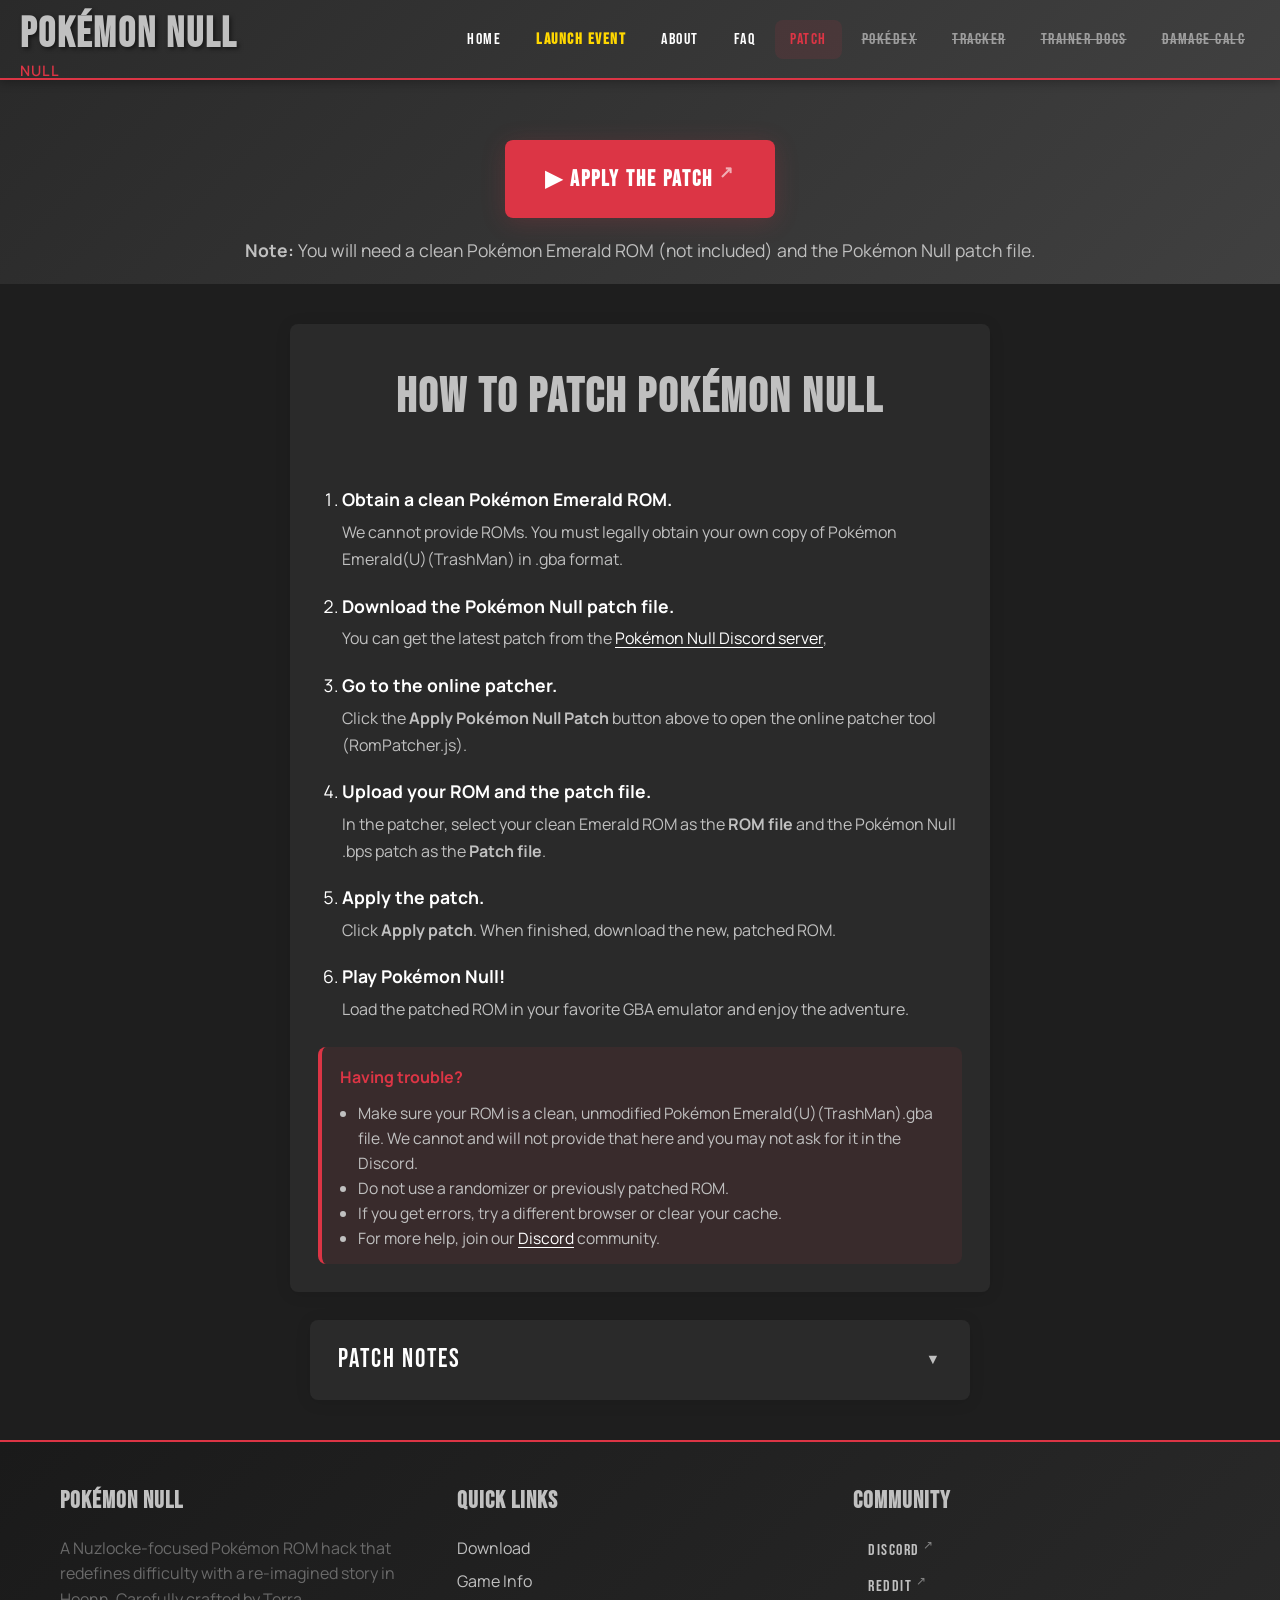
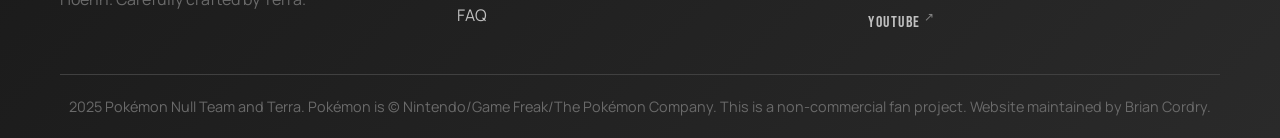
<file: patch-applier.html>
<!DOCTYPE html>
<html lang="en">
<head>
    <!-- Meta and title -->
    <meta charset="UTF-8">
    <meta name="viewport" content="width=device-width, initial-scale=1.0">
    <title>Pokémon Null - Patch Applier</title>
        <!-- Favicon -->
    <link rel="icon" type="image/png" href="assets/images/logos/nfaviconEMPTY.png">
    <link rel="apple-touch-icon" href="assets/images/logos/nfaviconEMPTY.png">
    <meta name="description" content="Download and apply the Pokémon Null patch to a clean Pokémon Emerald ROM. Step-by-step instructions included.">
    <meta name="theme-color" content="#dc3545">
    <link rel="canonical" href="http://pokemonnull.com/patch-applier.html">
    <meta property="og:title" content="Download & Patch — Pokémon Null">
    <meta property="og:description" content="Apply the Pokémon Null patch to a clean Pokémon Emerald ROM. Step-by-step instructions included.">
    <meta property="og:image" content="http://pokemonnull.com/assets/images/logos/fullbackground.gif">
    <meta property="og:url" content="http://pokemonnull.com/patch-applier.html">
    <meta property="og:type" content="website">
    <meta property="og:site_name" content="Pokémon Null">
    <meta name="twitter:card" content="summary_large_image">
    <meta name="twitter:title" content="Download & Patch — Pokémon Null">
    <meta name="twitter:description" content="Apply the Pokémon Null patch to a clean Pokémon Emerald ROM. Step-by-step instructions included.">
    <meta name="twitter:image" content="http://pokemonnull.com/assets/images/logos/fullbackground.gif">

    <!-- Google Fonts for headers and body -->
    <link rel="preconnect" href="https://fonts.googleapis.com">
    <link rel="preconnect" href="https://fonts.gstatic.com" crossorigin>
    <link href="https://fonts.googleapis.com/css2?family=Bebas+Neue&family=Manrope:wght@200..800&display=swap" rel="stylesheet">

    <!-- Main and page-specific CSS -->
    <link rel="stylesheet" href="css/styles.css">
    <link rel="stylesheet" href="css/patch-applier.css">
    <link rel="stylesheet" href="css/index.css">
</head>
<body>
    <!-- Sticky header with logo and navigation -->
    <header class="header">
        <div class="header-brand">
            <!-- Main site logo/title -->
            <a href="index.html" class="logo-link">
                <h1 class="logo">Pokémon Null</h1>
            </a>
            <!-- Tagline, themed for Type: Null -->
            <span class="tagline">Null Protocol Activated</span>
        </div>
        <!-- Navigation bar -->
        <nav class="nav">
            <!-- Hamburger menu for mobile -->
            <button class="nav-toggle" aria-label="Toggle navigation" aria-expanded="false">
                <span></span>
                <span></span>
                <span></span>
            </button>
            <!-- Navigation links to all main pages -->
            <ul class="nav-menu">
                <!-- Standard nav links -->
                <li><a href="index.html" class="nav-link">Home</a></li>

                <!-- LAUNCH RACE nav item — links to about.html but styled as the event button -->
                <!-- nav-item-launch-event gives it position:relative so the tooltip can anchor to it -->
                <!-- nav-link-event applies the gold color and hover styles -->
                <li class="nav-item-launch-event">
                    <a href="launch-race.html" class="nav-link nav-link-event">
                    Launch Event
                    <span class="nav-event-tooltip" id="launch-event-tooltip">
                    Loading countdown...
                    </span>
                    </a>
                </li>

                <li><a href="about.html" class="nav-link">About</a></li>                
                <li><a href="faq.html" class="nav-link">FAQ</a></li>
                <!-- <li><a href="news.html" class="nav-link">News</a></li> -->
                <li><a href="patch-applier.html" class="nav-link active">Patch</a></li>

                <!-- TEMPORARILY UNAVAILABLE nav items (struck out) -->
                <!-- class="nav-link-unavailable" disables the link and shows a tooltip on hover -->
                <li class="nav-item-unavailable">
                    <!-- href="#" prevents navigation; JS/CSS will block clicks visually -->
                    <a href="#" class="nav-link nav-link-unavailable" onclick="return false;">
                    <s>Pokédex</s>
                    <!-- Tooltip shown on hover explaining why this is unavailable -->
                    <span class="nav-unavailable-tooltip">Available after the Launch Event</span>
                    </a>
                </li>

                <!-- Tracker is not yet available, strikethrough for now-->
                <li class="nav-item-unavailable">
                    <a href="#" class="nav-link nav-link-unavailable" onclick="return false;">
                    <s>Tracker</s>
                    <!-- Tooltip shown on hover explaining why this is unavailable -->
                    <span class="nav-unavailable-tooltip">Available after the Launch Event</span>
                    </a>
                </li>

                <li class="nav-item-unavailable">
                    <a href="#" class="nav-link nav-link-unavailable" onclick="return false;">
                    <s>Trainer Docs</s>
                    <span class="nav-unavailable-tooltip">Available after the Launch Event</span>
                    </a>
                </li>

                <li class="nav-item-unavailable">
                    <a href="#" class="nav-link nav-link-unavailable" onclick="return false;">
                    <s>Damage Calc</s>
                    <span class="nav-unavailable-tooltip">Available after the Launch Event</span>
                    </a>
                </li>
            </ul>
        </nav>
    </header>

    <!-- Main content area -->
    <main class="main">
        <section class="patch-hero">
            <!-- Container that holds both hero buttons side by side -->
            <div class="patch-hero-buttons">

                <!-- DOWNLOAD button: triggers a direct file download from the server -->
                <!-- href points to the patch file in the assets/patches/ folder -->
                <!-- The "download" attribute tells the browser to save the file instead of opening it -->
                <!-- It also suggests the filename that will appear in the user's Save dialog -->
                <!-- <a href="assets/patches/nullv1.0.gba"
                   download="nullv1.0.gba"
                   class="btn btn-primary patch-btn patch-btn-download">
                    ⬇ Download the Patch
                </a> -->

                <!-- APPLY button: opens the external online ROM patcher tool in a new tab -->
                <!-- target="_blank" opens a new browser tab so the user doesn't leave the site -->
                <!-- rel="noopener" is a security best practice when using target="_blank" -->
                <a href="https://www.marcrobledo.com/RomPatcher.js/"
                   target="_blank"
                   rel="noopener"
                   class="btn btn-primary patch-btn patch-btn-apply">
                    ▶ Apply the Patch
                </a>

            </div>

            <!-- Small note below the buttons reminding users what they need -->
            <p class="patch-note">
                <strong>Note:</strong> You will need a clean Pokémon Emerald ROM (not included) and the Pokémon Null patch file.
            </p>
        </section>

        <section class="patch-instructions container">
            <h2 class="section-title">How to Patch Pokémon Null</h2>
            <ol class="patch-steps">
                <li>
                    <strong>Obtain a clean Pokémon Emerald ROM.</strong>
                    <br>
                    <span class="step-detail">We cannot provide ROMs. You must legally obtain your own copy of Pokémon Emerald(U)(TrashMan) in .gba format.</span>
                </li>
                <li>
                    <strong>Download the Pokémon Null patch file.</strong>
                    <br>
                    <!-- Primary source: the Discord server -->
                    <span class="step-detail">You can get the latest patch from the <a href="https://discord.gg/DqxxC5KQ6r">Pokémon Null Discord server</a>,</span>
                    <!-- Secondary source: direct download from this website -->
                    <!-- "or from" is plain text; "this link" is a clickable download anchor -->
                    <!-- The download attribute prompts the browser to save the file directly -->
                    <!-- <span class="step-detail">or from <a href="assets/patches/nullv1.0.gba" download="nullv1.0.gba">this link</a>.</span> -->
                </li>
                <li>
                    <strong>Go to the online patcher.</strong>
                    <br>
                    <span class="step-detail">Click the <b>Apply Pokémon Null Patch</b> button above to open the online patcher tool (RomPatcher.js).</span>
                </li>
                <li>
                    <strong>Upload your ROM and the patch file.</strong>
                    <br>
                    <span class="step-detail">In the patcher, select your clean Emerald ROM as the <b>ROM file</b> and the Pokémon Null .bps patch as the <b>Patch file</b>.</span>
                </li>
                <li>
                    <strong>Apply the patch.</strong>
                    <br>
                    <span class="step-detail">Click <b>Apply patch</b>. When finished, download the new, patched ROM.</span>
                </li>
                <li>
                    <strong>Play Pokémon Null!</strong>
                    <br>
                    <span class="step-detail">Load the patched ROM in your favorite GBA emulator and enjoy the adventure.</span>
                </li>
            </ol>
            <div class="patch-warning">
                <strong>Having trouble?</strong>
                <ul>
                    <li>Make sure your ROM is a clean, unmodified Pokémon Emerald(U)(TrashMan).gba file. We cannot and will not provide that here and you may not ask for it in the Discord.</li>
                    <li>Do not use a randomizer or previously patched ROM.</li>
                    <li>If you get errors, try a different browser or clear your cache.</li>
                    <li>For more help, join our <a href="https://discord.gg/DqxxC5KQ6r">Discord</a> community.</li>
                </ul>
            </div>
        </section>

        <!-- ===== PATCH NOTES SECTION ===== -->
        <!-- This section lives outside the instructions card but still inside <main> -->
        <!-- It uses a <details>/<summary> pattern — no JS needed for basic open/close -->
        <section class="patch-notes-section container">

            <!-- The outer <details> element is the whole "Patch Notes" collapsible block -->
            <!-- When clicked, it toggles open/closed automatically by the browser -->
            <details class="patch-notes-outer">

                <!-- <summary> is the visible clickable header for the outer block -->
                <summary class="patch-notes-title">Patch Notes</summary>

                <!-- Inner wrapper holds all individual version entries -->
                <div class="patch-notes-list">

                    <!-- Each version is its own nested <details> block -->
                    <!-- This lets users expand only the version they care about -->
                    <details class="patch-notes-version">

                        <!-- The version label — clicking this expands the version's notes -->
                        <summary class="patch-notes-version-label">Version 1.0</summary>

                        <!-- The actual notes content for this version -->
                        <!-- Shown only when the Version 1.0 block is expanded -->
                        <p class="patch-notes-content">Release version.</p>

                    </details>
                    <!-- End Version 1.0 -->

                </div>
                <!-- End patch-notes-list -->

            </details>
            <!-- End outer Patch Notes collapsible -->

        </section>
        <!-- ===== END PATCH NOTES SECTION ===== -->

    </main>

    <!-- ==== FOOTER ==== -->
    <!-- Shared footer across all pages -->
    <footer class="footer">
        <div class="container">
            <div class="footer-content">
                <!-- Project description column -->
                <div class="footer-section">
                    <h4>Pokémon Null</h4>
                    <p>A Nuzlocke-focused Pokémon ROM hack that redefines difficulty with a re-imagined story in Hoenn. Carefully crafted by Terra.</p>
                </div>
                <!-- Quick links column -->
                <div class="footer-section">
                    <h4>Quick Links</h4>
                    <ul class="footer-links">
                    <li><a href="patch-applier.html">Download</a></li>
                    <!-- <li><a href="encounter-tracker.html">Encounter Tracker</a></li> -->
                    <li><a href="about.html">Game Info</a></li>
                    <li><a href="faq.html">FAQ</a></li>
                    </ul>
                </div>
                <!-- Community links column -->
                <div class="footer-section">
                    <h4>Community</h4>
                    <ul class="footer-links">
                    <li><a href="https://discord.gg/DqxxC5KQ6r" target="_blank" class="nav-link">Discord</a></li>
                    <li><a href="https://www.reddit.com/r/PokemonNull/" target="_blank" class="nav-link">Reddit</a></li>
                    <li><a href="https://youtube.com/@pokemonnull-i7y?si=Midpr-BR4eoGoW2T" target="_blank" class="nav-link">YouTube</a></li>
                    </ul>
                </div>
            </div>
            <!-- Copyright notice -->
            <div class="footer-bottom">
                <p>2025 Pokémon Null Team and Terra. Pokémon is © Nintendo/Game Freak/The Pokémon Company. This is a non-commercial fan project. Website maintained by Brian Cordry.</p>
            </div>
        </div>
    </footer>
    <!-- ==== END FOOTER ==== -->

    <!-- Main and page-specific JS (update paths as per your structure) -->
    <script src="js/main.js"></script>
    <script src="js/index.js"></script>
    <script src="js/patch-applier.js"></script>
</body>
</html>
</file>
<file: css/styles.css>
/* CSS Reset and base styles */
* {
    margin: 0; /* Remove default margin from all elements */
    padding: 0; /* Remove default padding from all elements */
    box-sizing: border-box; /* Include padding and border in element's total width/height */
}

/* Root CSS variables for Type: Null color scheme */
:root {
    /* Primary colors based on Type: Null */
    --primary-gray: #2a2a2a; /* Dark gray for main backgrounds */
    --secondary-gray: #404040; /* Medium gray for secondary elements */
    --light-gray: #6a6a6a; /* Light gray for text and borders */
    --silver: #c0c0c0; /* Silver for highlights and accents */
    --accent-red: #dc3545; /* Red for important elements and hover states */
    --black: #1a1a1a; /* Deep black for text and strong contrasts */
    --white: #ffff; /* Pure white for text on dark backgrounds */

    /* Neutral colors */
    --bg-dark: #1e1e1e; /* Very dark background */
    --bg-light: #f8f9fa; /* Light background for contrast */
    --text-primary: #ffff; /* Primary text color */
    --text-secondary: #c0c0c0; /* Secondary text color */
    --text-muted: #6a6a6a; /* Muted text color */

    /* Typography */
    --font-heading: 'Bebas Neue', cursive; /* Font for headings */
    --font-body: 'Manrope', sans-serif; /* Font for body text */

    /* Spacing and sizing */
    --container-max-width: 1200px; /* Maximum width for content containers */
    --header-height: 80px; /* Fixed height for header */
    --footer-height: 200px; /* Approximate height for footer */
    --border-radius: 8px; /* Standard border radius */
    --transition: all 0.3s ease; /* Standard transition for smooth animations */
}

html {
    scroll-behavior: smooth;
}

/* Custom Scrollbar Styling */
/* Width of the scrollbar */
::-webkit-scrollbar {
    width: 12px;
}

/* Track (the background of the scrollbar) */
::-webkit-scrollbar-track {
    background: var(--black);
}

/* Handle (the part you click and drag) */
::-webkit-scrollbar-thumb {
    background: var(--secondary-gray);
    border-radius: 5px;
    border: 2px solid var(--black); /* Creates a padding effect */
}

/* Handle on hover */
::-webkit-scrollbar-thumb:hover {
    background: var(--accent-red); /* Glow red when interacting */
}


/* Base body styling */
body {
    font-family: var(--font-body); /* Set default font family */
    background-color: var(--bg-dark); /* Dark background */
    color: var(--text-primary); /* White text */
    line-height: 1.6; /* Comfortable line height for readability */
    min-height: 100vh; /* Ensure body takes full viewport height */
    display: flex; /* Use flexbox for layout */
    flex-direction: column; /* Stack elements vertically */
}

/* Container for centering content with max width */
.container {
    max-width: var(--container-max-width); /* Limit maximum width */
    margin: 0 auto; /* Center horizontally */
    padding: 0 20px; /* Add horizontal padding */
}


/* =========================================================
   GLOBAL LINK STYLING (NON-BUTTON LINKS)
   Goal: Stop default blue/purple links from clashing with the dark theme.
   IMPORTANT: We explicitly exclude button-like and nav links so their existing
   color behavior (ex: .btn-primary download buttons) stays intact.
   ========================================================= */

/* Base link styling for normal content links (articles, FAQ answers, etc.) */
a:link {
    color: var(--white); /* Unvisited links are bright white (high contrast on dark bg) */
    text-decoration: underline; /* Keep underline so links still look like links (not normal body text) */
    text-underline-offset: 3px; /* Push underline slightly away from the letters for readability */
    text-decoration-thickness: 1px; /* Keep underline thin so it feels modern, not heavy */
}

/* Visited link styling (replaces browser-default purple) */
a:visited {
    color: #888888; /* Medium grey: clearly "already clicked" but still readable on dark bg */
}

/* Hover styling: uses your accent color to feel "on theme" */
a:hover {
    color: var(--accent-red); /* Red hover makes it obvious it's interactive */
}

/* Keyboard focus styling (accessibility): shows a clear outline when tabbing */
a:focus-visible {
    outline: 2px solid var(--accent-red); /* High-contrast outline for keyboard users */
    outline-offset: 3px; /* Move outline away from text so it doesn't overlap letters */
}

/* =========================================================
   EXCLUSIONS: DO NOT let the global link rules override "links that behave like buttons".
   We restate their text-decoration and colors so they keep the exact behavior you already designed.
   ========================================================= */

/* Nav links already have their own color/hover rules; remove underline for a clean menu look */
.nav-link:link,
.nav-link:visited,
.nav-link:hover,
.nav-link:focus-visible {
    text-decoration: none; /* Nav items should look like UI buttons, not inline links */
}

/* Logo link: the "Pokémon Null" heading in the top-left should never show an underline */
/* It's a heading styled as a brand mark, not a content link */
.logo-link:link,
.logo-link:visited,
.logo-link:hover,
.logo-link:focus-visible {
    text-decoration: none; /* Remove underline from the main site logo at all times */
    color: inherit; /* Keep the silver color defined on .logo — don't let link states override it */
}

/* Button links must keep their designed button colors (especially .btn-primary Download) */
.btn:link,
.btn:visited {
    text-decoration: none; /* Buttons should not show an underline */
    color: inherit; /* Use the color defined by .btn-primary / .btn-secondary */
}

/* Button hover states are defined in their own classes; keep text color inherited */
.btn:hover {
    color: inherit; /* Prevent the global a:hover red from changing button text */
}

/* Footer links have their own system (grey -> red on hover); keep them untouched */
.footer-links a:link,
.footer-links a:visited {
    color: var(--text-secondary); /* Keep footer links consistent with your footer theme */
    text-decoration: none; /* Footer links look cleaner without underlines */
}

.footer-links a:hover {
    color: var(--accent-red); /* Your existing footer hover behavior */
}

/* HEADER STYLES */
.header {
    background: linear-gradient(135deg, var(--primary-gray) 0%, var(--secondary-gray) 100%); /* Gradient background */
    border-bottom: 2px solid var(--accent-red); /* Red bottom border */
    position: sticky; /* Stick to top when scrolling */
    top: 0; /* Position at top */
    z-index: 1000; /* Ensure header stays above other content */
    height: var(--header-height); /* Fixed height */
    display: flex; /* Use flexbox for layout */
    align-items: center; /* Center items vertically */
    justify-content: space-between; /* Space items apart */
    padding: 0 20px; /* Add horizontal padding */
    box-shadow: 0 2px 10px rgba(0, 0, 0, 0.3); /* Add subtle shadow */
}

/* Header brand/logo area */
.header-brand {
    display: flex; /* Use flexbox */
    flex-direction: column; /* Stack logo and tagline vertically */
    align-items: flex-start; /* Align to left */
}

/* Main logo styling */
.logo {
    font-family: var(--font-heading); /* Use heading font */
    font-size: 2.6rem; /* Large font size */
    color: var(--silver); /* Silver color */
    text-shadow: 2px 2px 4px rgba(0, 0, 0, 0.5); /* Add text shadow */
    letter-spacing: 2px; /* Add letter spacing */
    margin: 0; /* Remove default margin */
    padding-top: 6px; /* Nudge the logo slightly downward so it sits lower in the header */
}

/* Add to your styles.css or header section */
.logo-link {
    text-decoration: none;
    color: inherit;
    display: inline-block;
}
.logo-link:focus, .logo-link:hover {
    text-decoration: none; /* or none, if you want no effect */
}

/* Tagline under logo */
.tagline {
    font-size: 0.9rem; /* Smaller font size */
    color: var(--accent-red); /* Red color */
    font-weight: 600; /* Semi-bold weight */
    text-transform: uppercase; /* Make uppercase */
    letter-spacing: 1px; /* Add letter spacing */
    margin-top: -10px; /* Pull the tagline up closer to the logo — more negative = higher */
}

/* Navigation container */
.nav {
    display: flex; /* Use flexbox */
    align-items: center; /* Center vertically */
}

/* Navigation menu list */
.nav-menu {
    display: flex; /* Display items horizontally */
    list-style: none; /* Remove bullet points */
    gap: 5px; /* Space between menu items */
    margin: 0; /* Remove default margin */
    padding: 0; /* Remove default padding */
}

/* Individual navigation links */
.nav-link {
    font-family: "Bebas Neue", cursive; /* Use Bebas Neue font */
    font-weight: 700; /* Bebas Neue is bold by default, but this helps if you use variable weights */
    letter-spacing: 1.5px;
    text-transform: uppercase;
    color: var(--text-secondary); /* Light gray color */
    text-decoration: none; /* Remove underline */
    font-weight: 500; /* Medium font weight */
    font-size: 1rem; /* Standard font size */
    padding: 10px 15px; /* Add padding for click area */
    border-radius: var(--border-radius); /* Rounded corners */
    transition: var(--transition); /* Smooth transition */
    position: relative; /* For pseudo-element positioning */
}

/* Navigation link hover effect */
.nav-link:hover {
    color: var(--white); /* Change to white on hover */
    background-color: rgba(192, 192, 192, 0.1); /* Light background on hover */
}

/* Active navigation link styling */
.nav-link.active {
    color: var(--accent-red); /* Red color for active link */
    background-color: rgba(220, 53, 69, 0.1); /* Light red background */
}

/* Mobile navigation toggle button */
.nav-toggle {
    display: none; /* Hidden by default (desktop) */
    flex-direction: column; /* Stack hamburger lines vertically */
    background: none; /* No background */
    border: none; /* No border */
    cursor: pointer; /* Pointer cursor */
    padding: 5px; /* Small padding */
}

/* Hamburger menu lines */
.nav-toggle span {
    width: 25px; /* Line width */
    height: 3px; /* Line thickness */
    background-color: var(--silver); /* Silver color */
    margin: 3px 0; /* Vertical spacing */
    transition: var(--transition); /* Smooth transition for animation */
    border-radius: 2px; /* Slightly rounded ends */
}

/* MAIN CONTENT STYLES */
.main {
    flex: 1; /* Take up remaining space between header and footer */
    padding-top: 0; /* No top padding (hero handles its own spacing) */
}

/* ====
   EXTERNAL LINK ICON
   Automatically shows a small ↗ arrow after any link that opens in a new tab.
   The ::after pseudo-element inserts content after the link text without
   touching the HTML. We only target links inside .main so nav/footer/buttons
   are not affected.
   ==== */
.main a[target="_blank"]::after {
    content: ' ↗';               /* The arrow character to append */
    font-size: 0.75em;           /* Slightly smaller than the surrounding text */
    vertical-align: super;       /* Superscript position so it floats above the baseline */
    opacity: 0.6;                /* Dimmed so it's visible but not distracting */
    transition: opacity 0.2s ease; /* Smooth fade on hover */
}

/* Make the arrow fully visible when the link is hovered */
.main a[target="_blank"]:hover::after {
    opacity: 1;
}

/* Section title styling */
.section-title {
    font-family: var(--font-heading); /* Use heading font */
    font-size: 3rem; /* Large font size */
    color: var(--silver); /* Silver color */
    text-align: center; /* Center align */
    margin-bottom: 3rem; /* Space below title */
    letter-spacing: 2px; /* Add letter spacing */
    text-transform: uppercase; /* Make uppercase */
}

/* Button base styles */
.btn {
    display: inline-block; /* Inline block for proper spacing */
    padding: 15px 30px; /* Comfortable padding */
    font-family: var(--font-body); /* Use body font */
    font-size: 1.1rem; /* Slightly larger font */
    font-weight: 600; /* Semi-bold */
    text-decoration: none; /* Remove underline */
    border-radius: var(--border-radius); /* Rounded corners */
    transition: var(--transition); /* Smooth transition */
    cursor: pointer; /* Pointer cursor */
    border: 2px solid transparent; /* Transparent border for consistency */
    text-align: center; /* Center text */
    text-transform: uppercase; /* Make uppercase */
    letter-spacing: 1px; /* Add letter spacing */
}

/* Primary button styling */
.btn-primary {
    background-color: var(--accent-red); /* Red background */
    color: var(--white); /* White text */
    border-color: var(--accent-red); /* Red border */
    position: relative;
    overflow: hidden;
    box-shadow: 0 0 0 0 rgba(220, 53, 69, 0);
    transition: all 0.3s ease;
}

/* Primary button hover effect */
.btn-primary:hover {
    background-color: #c82333; /* Darker red on hover */
    border-color: #c82333; /* Darker red border */
    transform: translateY(-2px); /* Slight lift effect */
    box-shadow: 0 4px 15px rgba(220, 53, 69, 0.3); /* Red glow shadow */
}

/* Secondary button styling */
.btn-secondary {
    background-color: transparent; /* Transparent background */
    color: var(--silver); /* Silver text */
    border-color: var(--silver); /* Silver border */
}

/* Secondary button hover effect */
.btn-secondary:hover {
    background-color: var(--silver); /* Silver background on hover */
    color: var(--black); /* Black text on hover */
    transform: translateY(-2px); /* Slight lift effect */
    box-shadow: 0 4px 15px rgba(192, 192, 192, 0.2); /* Silver glow shadow */
}

/* Adds a retro tech feel to screenshots on hover */
.highlight-img-frame {
    position: relative;
    overflow: hidden;
}

.highlight-img-frame::after {
    content: "";
    position: absolute;
    top: 0; left: 0; width: 100%; height: 100%;
    background: linear-gradient(rgba(18, 16, 16, 0) 50%, rgba(0, 0, 0, 0.1) 50%), 
                linear-gradient(90deg, rgba(255, 0, 0, 0.03), rgba(0, 255, 0, 0.01), rgba(0, 0, 255, 0.03));
    background-size: 100% 3px, 3px 100%;
    pointer-events: none;
    opacity: 0;
    transition: opacity 0.3s ease;
}

.highlight-img-frame:hover::after {
    opacity: 1;
}


/* FOOTER STYLES */
.footer {
    background: linear-gradient(135deg, var(--black) 0%, var(--primary-gray) 100%); /* Gradient background */
    border-top: 2px solid var(--accent-red); /* Red top border */
    margin-top: auto; /* Push to bottom */
    padding: 40px 0 20px; /* Vertical padding */
}

/* Footer content grid */
.footer-content {
    display: grid; /* Use CSS Grid */
    grid-template-columns: repeat(auto-fit, minmax(250px, 1fr)); /* Responsive columns */
    gap: 30px; /* Space between columns */
    margin-bottom: 30px; /* Space before bottom section */
}

/* Footer section styling */
.footer-section h4 {
    font-family: var(--font-heading); /* Use heading font */
    font-size: 1.5rem; /* Medium font size */
    color: var(--silver); /* Silver color */
    margin-bottom: 15px; /* Space below heading */
    letter-spacing: 1px; /* Add letter spacing */
}

/* Footer section paragraph text */
.footer-section p {
    color: var(--text-muted); /* Muted text color */
    line-height: 1.6; /* Comfortable line height */
}

/* Footer links list */
.footer-links {
    list-style: none; /* Remove bullet points */
    padding: 0; /* Remove default padding */
}

/* Footer link items */
.footer-links li {
    margin-bottom: 8px; /* Space between links */
}

/* Footer link styling */
.footer-links a {
    color: var(--text-secondary); /* Light gray color */
    text-decoration: none; /* Remove underline */
    transition: var(--transition); /* Smooth transition */
}

/* Footer link hover effect */
.footer-links a:hover {
    color: var(--accent-red); /* Red color on hover */
}

/* Footer bottom section */
.footer-bottom {
    border-top: 1px solid var(--secondary-gray); /* Top border */
    padding-top: 20px; /* Top padding */
    text-align: center; /* Center align text */
}

/* Footer bottom text */
.footer-bottom p {
    color: var(--text-muted); /* Muted text color */
    font-size: 0.9rem; /* Smaller font size */
}



/* RESPONSIVE DESIGN */
/* Tablet styles */
@media (max-width: 920px) {
    /* Hide desktop navigation menu */
    .nav-menu {
        display: none; /* Hidden by default on mobile */
        position: absolute; /* Position absolutely */
        top: 100%; /* Below header */
        left: 0; /* Align to left */
        right: 0; /* Align to right */
        background-color: var(--primary-gray); /* Dark background */
        flex-direction: column; /* Stack vertically */
        padding: 20px; /* Add padding */
        box-shadow: 0 4px 10px rgba(0, 0, 0, 0.3); /* Add shadow */
        gap: 10px; /* Reduce gap between items */
    }

    /* Show mobile navigation toggle */
    .nav-toggle {
        display: flex; /* Show hamburger menu */
    }

    /* Show navigation menu when active */
    .nav-menu.active {
        display: flex; /* Show menu when toggled */
    }

    /* Adjust logo size for mobile */
    .logo {
        font-size: 2rem; /* Smaller font size */
    }

    /* Adjust section title for mobile */
    .section-title {
        font-size: 2.5rem; /* Smaller font size */
    }

    /* Adjust container padding for mobile */
    .container {
        padding: 0 15px; /* Reduce horizontal padding */
    }
}

/* Mobile styles */
@media (max-width: 480px) {
    /* Further reduce logo size */
    .logo {
        font-size: 1.8rem; /* Even smaller font size */
    }

    /* Further reduce section title size */
    .section-title {
        font-size: 2rem; /* Even smaller font size */
    }

    /* Adjust button padding for mobile */
    .btn {
        padding: 12px 24px; /* Smaller padding */
        font-size: 1rem; /* Standard font size */
    }

    /* Stack footer content on mobile */
    .footer-content {
        grid-template-columns: 1fr; /* Single column */
        gap: 20px; /* Reduce gap */
    }
}
</file>
<file: css/index.css>
/* INDEX PAGE SPECIFIC STYLES */

/* ====
   LAUNCH EVENT NAV BUTTON + COUNTDOWN TOOLTIP
   ==== */


/* The <li> that wraps the Launch Race link — no special display needed, behaves like any other <li> in the nav */
.nav-item-launch-event {
    position: relative; /* Anchors the tooltip to this element */
}

/* Special styling for the Launch Event nav link — copied EXACTLY from .nav-link in styles.css, only color is changed */
.nav-link-event {
    font-family: "Bebas Neue", cursive; /* Same font as every other nav button */
    font-weight: 700;                   /* Same weight as every other nav button */
    letter-spacing: 1.5px;             /* Same letter spacing as every other nav button */
    text-transform: uppercase;          /* Same uppercase as every other nav button */
    color: #ffd700 !important;          /* ONLY difference: gold instead of silver */
    text-decoration: none;              /* Same: no underline */
    font-size: 1rem;                    /* Same font size as every other nav button */
    padding: 10px 15px;                 /* Same padding as every other nav button */
    border-radius: var(--border-radius); /* Same rounded corners as every other nav button */
    transition: var(--transition);      /* Same smooth transition as every other nav button */
    position: relative;                 /* Needed so the tooltip can be positioned relative to this link */
    /* NOTE: NO display:flex here — that was the bug. .nav-link has no display set, so it stays inline. */
}

/* Hover state for the Launch Event link */
.nav-link-event:hover {
    color: #ffe44d !important; /* Slightly brighter gold on hover */
    background-color: rgba(255, 215, 0, 0.1) !important; /* Subtle gold background */
}

/* The countdown tooltip box — hidden by default */
.nav-event-tooltip {
    display: none; /* Hidden until hovered */
    position: absolute; /* Positioned relative to the nav-link-event */
    top: calc(100% + 8px); /* 8px below the bottom of the nav link */
    left: 50%; /* Start at horizontal center */
    transform: translateX(-50%); /* Shift left by half its own width to truly center */
    background-color: #1a1a1a; /* Very dark background */
    color: #ffd700; /* Gold text to match the button */
    border: 1px solid #ffd700; /* Gold border */
    border-radius: 6px; /* Rounded corners */
    padding: 8px 14px; /* Internal spacing */
    font-size: 0.8rem; /* Smaller text than the nav link */
    font-family: var(--font-body); /* Use body font (Manrope) for readability */
    white-space: nowrap; /* Prevent the countdown from wrapping to a new line */
    z-index: 2000; /* Above everything else including the header */
    box-shadow: 0 4px 12px rgba(0, 0, 0, 0.9); /* Drop shadow for depth */
    pointer-events: none; /* Tooltip itself shouldn't capture mouse events */
    text-transform: none; /* Override the uppercase from .nav-link */
    letter-spacing: 0; /* Override letter-spacing from .nav-link */
}

/* Show the tooltip when the parent link is hovered */
.nav-link-event:hover .nav-event-tooltip {
    display: block; /* Make it visible on hover */
}

/* Small decorative arrow pointing up from the tooltip toward the nav link */
.nav-event-tooltip::before {
    content: ''; /* Required for pseudo-elements */
    position: absolute; /* Position relative to the tooltip box */
    top: -6px; /* Sit just above the tooltip box */
    left: 50%; /* Center horizontally */
    transform: translateX(-50%); /* True center */
    border-width: 0 6px 6px 6px; /* Triangle shape: no top, sides, bottom */
    border-style: solid; /* Required for border trick */
    border-color: transparent transparent #ffd700 transparent; /* Only bottom border visible = upward arrow */
}

/* ====
   EXTERNAL LINK ICON
   Automatically shows a small ↗ arrow after any link that opens in a new tab.
   The ::after pseudo-element inserts content after the link text without
   touching the HTML. We only target links inside .main so nav/footer/buttons
   are not affected.
   ==== */
.main a[target="_blank"]::after, 
.footer a[target="_blank"]::after {
    content: ' ↗';
    content: ' ↗';               /* The arrow character to append */
    font-size: 0.75em;           /* Slightly smaller than the surrounding text */
    vertical-align: super;       /* Superscript position so it floats above the baseline */
    opacity: 0.6;                /* Dimmed so it's visible but not distracting */
    transition: opacity 0.2s ease; /* Smooth fade on hover */
}

/* Make the arrow fully visible when the link is hovered */
.main a[target="_blank"]:hover::after {
    opacity: 1;
}


/* ====
   UNAVAILABLE NAV ITEMS + TOOLTIP
   ==== */

/* Container for each unavailable nav item */
.nav-item-unavailable {
    position: relative; /* Anchor for the tooltip */
}

/* Style for the unavailable (struck-out) nav links */
.nav-link-unavailable {
    opacity: 0.5; /* Dim the link to signal it's inactive */
    cursor: not-allowed; /* Show a "no" cursor on hover */
}

/* Override the normal hover brightening for unavailable links */
.nav-link-unavailable:hover {
    color: var(--text-secondary) !important; /* Keep the same muted color */
    background-color: rgba(0, 0, 0, 0.05) !important; /* Very subtle hover */
}

/* The "unavailable" tooltip box — styled identically to .nav-event-tooltip, just with silver instead of gold */
.nav-unavailable-tooltip {
    display: none; /* Hidden until hovered */
    position: absolute; /* Positioned relative to the nav item */
    top: calc(100% + 8px); /* 8px below the nav link — same as launch event tooltip */
    left: 50%; /* Start at center — same as launch event tooltip */
    transform: translateX(-50%); /* True center — same as launch event tooltip */
    background-color: #1a1a1a; /* SOLID very dark background — same as launch event tooltip, no transparency */
    color: var(--silver); /* Silver text — matches the silver nav button color scheme */
    border: 1px solid var(--light-gray); /* Silver/gray border — same style as launch event but silver-toned */
    border-radius: 6px; /* Rounded corners — same as launch event tooltip */
    padding: 8px 14px; /* Internal spacing — same as launch event tooltip */
    font-size: 0.8rem; /* Font size — same as launch event tooltip */
    font-family: var(--font-body); /* Readable body font — same as launch event tooltip */
    white-space: nowrap; /* No line wrapping — same as launch event tooltip */
    z-index: 2000; /* Above all other content — same as launch event tooltip */
    box-shadow: 0 4px 12px rgba(0, 0, 0, 0.5); /* Drop shadow — same as launch event tooltip */
    pointer-events: none; /* Don't capture mouse events — same as launch event tooltip */
    text-transform: none; /* Override uppercase from .nav-link — same as launch event tooltip */
    letter-spacing: 0; /* Override letter-spacing from .nav-link — same as launch event tooltip */
}

/* Show the unavailable tooltip on hover */
.nav-link-unavailable:hover .nav-unavailable-tooltip {
    display: block; /* Visible on hover */
}

/* Small upward arrow on the unavailable tooltip — same structure as launch event arrow, silver-toned */
.nav-unavailable-tooltip::before {
    content: ''; /* Required for pseudo-elements */
    position: absolute; /* Relative to tooltip */
    top: -6px; /* Just above the box — same as launch event */
    left: 50%; /* Center — same as launch event */
    transform: translateX(-50%); /* True center — same as launch event */
    border-width: 0 6px 6px 6px; /* Triangle shape — same as launch event */
    border-style: solid; /* Required — same as launch event */
    border-color: transparent transparent var(--light-gray) transparent; /* Silver/gray upward arrow to match border color */
}

/* Hero section - main banner area */
.hero {
    position: relative; /* For absolute positioning of background elements */
    min-height: 70vh; /* Take up most of viewport height */
    display: flex; /* Use flexbox for centering */
    align-items: center; /* Center content vertically */
    justify-content: center; /* Center content horizontally */
    text-align: center; /* Center align text */
    overflow: hidden; /* Hide overflow for background effects */
    background: linear-gradient(135deg, var(--bg-dark) 0%, var(--primary-gray) 50%, var(--secondary-gray) 100%); /* Complex gradient background */
}

/* Hero background decorative element */
.hero-bg {
    position: absolute; /* Position absolutely within hero */
    top: 0; /* Align to top */
    left: 0; /* Align to left */
    right: 0; /* Align to right */
    bottom: 0; /* Align to bottom */
    background: radial-gradient(circle at 30% 70%, rgba(220, 53, 69, 0.1) 0%, transparent 50%); /* Subtle red radial gradient */
    z-index: 1; /* Behind content but above hero background */
}

/* Hero content container */
.hero-content {
    position: relative; /* Position relative to appear above background */
    z-index: 4; /* Above background elements */
    max-width: 800px; /* Limit width for readability */
    padding: 0 20px; /* Add horizontal padding */
}

/* Main hero title */
.hero-title {
    font-family: var(--font-heading); /* Use heading font */
    font-size: 4rem; /* Large font size */
    color: var(--silver); /* Silver color */
    margin-bottom: 1rem; /* Space below title */
    text-shadow: 3px 3px 6px rgba(0, 0, 0, 0.7); /* Strong text shadow */
    letter-spacing: 3px; /* Wide letter spacing */
    text-transform: uppercase; /* Make uppercase */
}

/* Hero subtitle */
.hero-subtitle {
    font-size: 1.3rem; /* Medium font size */
    color: var(--text-secondary); /* Light gray color */
    margin-bottom: 2.5rem; /* Space below subtitle */
    font-weight: 400; /* Normal font weight */
    line-height: 1.5; /* Comfortable line height */
}

/* Hero buttons container */
.hero-buttons {
    display: flex; /* Use flexbox */
    gap: 20px; /* Space between buttons */
    justify-content: center; /* Center buttons */
    flex-wrap: wrap; /* Allow wrapping on small screens */
}


.trailer {
    padding: 80px 0; /* Vertical padding for section */
    background-color: var(--primary-gray); /* Dark background */
}

.trailer-video-wrapper {
    position: relative;
    padding-bottom: 40%; /* 16:9 aspect ratio */
    height: 0;
    overflow: hidden;
    border-radius: 12px;
    box-shadow: 0 4px 24px rgba(0,0,0,0.4);
    margin: 0 auto;
    max-width: 800px;
}
.trailer-video-wrapper iframe {
    position: absolute;
    top: 0; left: 0;
    width: 100%; height: 100%;
    border: none;
}


/* News preview section */
.news-preview {
    padding: 80px 0; /* Large vertical padding */
    background-color: var(--bg-dark); /* Very dark background */
}

/* index.css */
.news-preview-article {
  background: #1a2323;
  border-radius: 8px;
  margin: 0.7em 0;
  padding: 1em;
  box-shadow: 0 1px 4px rgba(0,0,0,0.10);
}

.news-preview-title {
  font-weight: bold;
  color: #7fd7a7;
  text-decoration: none;
  font-size: 1.1em;
}

.news-preview-title:hover {
  text-decoration: underline;
}

.news-preview-date {
  font-size: 0.9em;
  color: #a0cfcf;
  margin-bottom: 0.3em;
}

.news-preview-summary {
  font-size: 1em;
  color: #e0f7e9;
}

/* News cards container */
.news-cards {
    display: grid; /* Use CSS Grid */
    grid-template-columns: repeat(auto-fit, minmax(300px, 1fr)); /* Responsive grid columns */
    gap: 25px; /* Space between cards */
    margin-top: 2rem; /* Space above cards */
}

/* Individual news card */
.news-card {
    background: linear-gradient(135deg, var(--primary-gray) 0%, var(--secondary-gray) 100%); /* Gradient background */
    padding: 25px; /* Internal padding */
    border-radius: var(--border-radius); /* Rounded corners */
    border: 1px solid var(--light-gray); /* Subtle border */
    transition: var(--transition); /* Smooth transition */
    position: relative; /* For pseudo-element effects */
    overflow: hidden; /* Hide overflow for effects */
}

/* News card hover effect */
.news-card:hover {
    transform: translateY(-3px); /* Slight lift effect */
    box-shadow: 0 8px 25px rgba(0, 0, 0, 0.2); /* Shadow on hover */
    border-color: var(--accent-red); /* Red border on hover */
}

/* News date styling */
.news-date {
    color: var(--accent-red); /* Red color */
    font-size: 0.9rem; /* Smaller font size */
    font-weight: 600; /* Semi-bold */
    margin-bottom: 0.5rem; /* Space below date */
    text-transform: uppercase; /* Make uppercase */
    letter-spacing: 1px; /* Add letter spacing */
}

/* News card title */
.news-card h4 {
    font-family: var(--font-heading); /* Use heading font */
    font-size: 1.3rem; /* Medium font size */
    color: var(--silver); /* Silver color */
    margin-bottom: 0.8rem; /* Space below title */
    letter-spacing: 1px; /* Add letter spacing */
}

/* News card description */
.news-card p {
    color: var(--text-secondary); /* Light gray color */
    line-height: 1.5; /* Comfortable line height */
    margin-bottom: 1rem; /* Space below description */
}

/* News card link */
.news-link {
    color: var(--accent-red); /* Red color */
    text-decoration: none; /* Remove underline */
    font-weight: 600; /* Semi-bold */
    font-size: 0.9rem; /* Smaller font size */
    text-transform: uppercase; /* Make uppercase */
    letter-spacing: 1px; /* Add letter spacing */
    transition: var(--transition); /* Smooth transition */
}

/* News link hover effect */
.news-link:hover {
    color: #c82333; /* Darker red on hover */
    text-decoration: underline; /* Add underline on hover */
}

/* ---- */
/*  Faded trainer + Pokémon slideshow that sits behind content */
/* ---- */

/* Wrapper that fills the whole hero area */
.hero-slideshow {
    position: absolute;        /*  pulled out of normal flow                */
    inset: 0;                  /*  shorthand for top/right/bottom/left: 0   */
    display: flex;             /*  lets us centre the two images together   */
    align-items: center;       /*  vertical centring within the hero        */
    justify-content: center;   /*  horizontal centring                    */
    pointer-events: none;      /*  clicks go “through” the slideshow        */
    z-index: 2;               /*  Behind embers (=auto) and hero-bg (-1)   */
    opacity: 0.22;             /*  subtle / “faded” look                    */
}

/* All slideshow images share these properties */
.hero-slideshow img {
    position: absolute;        /*  allows custom placement with transforms  */
    max-width: none;           /*  we’ll set explicit width via % later     */
    user-select: none;         /*  no accidental text/icon drag highlight   */
    transition: opacity 0.2s ease; /* smooth fade in / out                    */
}

/* Trainer sits slightly left of centre */
.trainer-image {
    width: 20vw; /* smaller, responsive to viewport */
    min-width: 120px;
    max-width: 240px;
    left: 13vw; /* push left */
    top: 50%;
    transform: translateY(-50%);
}

/* Pokémon sits to the right */
.pokemon-image {
    width: 18vw; /* smaller, responsive */
    min-width: 70px;
    max-width: 140px;
    right: 13vw; /* push right */
    top: 50%;
    transform: translateY(-50%);
}
/* “Visible” class is toggled by JS to fade items in */
.hero-slideshow img.visible {
    opacity: 1;               /*  fully shown                    */
}

/* Hidden state – default when the page first loads */
.hero-slideshow img:not(.visible) {
    opacity: 0;               /*  completely transparent                   */
}




/* RESPONSIVE DESIGN FOR INDEX PAGE */
/* Tablet styles */
@media (max-width: 768px) {
    /* Adjust hero title size */
    .hero-title {
        font-size: 3rem; /* Smaller font size */
        letter-spacing: 2px; /* Reduce letter spacing */
    }
    
    /* Adjust hero subtitle size */
    .hero-subtitle {
        font-size: 1.1rem; /* Smaller font size */
    }
    
    /* Stack hero buttons on mobile */
    .hero-buttons {
        flex-direction: column; /* Stack vertically */
        align-items: center; /* Center align */
    }
    
    /* Adjust hero buttons width */
    .hero-buttons .btn {
        width: 100%; /* Full width */
        max-width: 300px; /* Maximum width */
    }
    
    /* Reduce section padding */
    .features,
    .news-preview {
        padding: 60px 0; /* Smaller vertical padding */
    }
    
    /* Adjust features grid */
    .features-grid {
        grid-template-columns: 1fr; /* Single column */
        gap: 20px; /* Reduce gap */
    }
    
    /* Adjust news cards grid */
    .news-cards {
        grid-template-columns: 1fr; /* Single column */
        gap: 20px; /* Reduce gap */
    }
}

/* Mobile styles */
@media (max-width: 480px) {
    /* Further reduce hero title size */
    .hero-title {
        font-size: 2.5rem; /* Even smaller font size */
        letter-spacing: 1px; /* Further reduce letter spacing */
    }
    
    /* Adjust hero height for mobile */
    .hero {
        min-height: 60vh; /* Smaller height */
    }
    
    /* Reduce feature card padding */
    .feature-card {
        padding: 20px; /* Smaller padding */
    }
    
    /* Reduce news card padding */
    .news-card {
        padding: 20px; /* Smaller padding */
    }
    
    /* Further reduce section padding */
    .features,
    .news-preview {
        padding: 40px 0; /* Even smaller vertical padding */
    }
}


@media (max-width: 600px) {
    .trainer-image { width: 28vw; left: 5vw; }
    .pokemon-image { width: 16vw; right: 5vw; }
}
</file>
<file: css/about.css>
/* ====
   ABOUT PAGE — COMPLETE STYLESHEET
   Replaces the previous about.css entirely.
   Depends on: css/styles.css (variables, header, footer, buttons)
   ==== */


/* ── HERO BANNER ──── */

/* Outer wrapper for the hero section — full-width, tall, centered */
.about-hero {
    position: relative;          /* Needed so child elements can be positioned absolutely inside it */
    overflow: hidden;            /* Clip anything that bleeds outside the section */
    padding: 100px 0 80px;       /* Generous top/bottom breathing room */
    display: flex;               /* Use flexbox so the container can be vertically centered */
    align-items: center;         /* Center content vertically within the hero */
    min-height: 420px;           /* Ensure the hero is never too short */
}

/* Dark gradient background layer — sits behind all hero content */
.about-hero-bg {
    position: absolute;          /* Take it out of normal flow so it fills the parent */
    inset: 0;                    /* Shorthand for top/right/bottom/left: 0 — fills the parent completely */
    background: linear-gradient(
        135deg,
        var(--black) 0%,
        var(--primary-gray) 50%,
        var(--secondary-gray) 100%
    );                    /* Diagonal dark gradient matching the site palette */
    z-index: 0;                  /* Behind everything else in the hero */
}

/* Particle canvas layer — sits above the bg but below the text */
.about-hero-particles {
    position: absolute;          /* Fills the hero section */
    inset: 0;                    /* Covers the full hero area */
    z-index: 1;                  /* Above the bg gradient, below the text */
    pointer-events: none;        /* Particles should never block mouse clicks */
}

/* The actual text/button content inside the hero */
.about-hero-content {
    position: relative;          /* Sit above the bg and particles layers */
    z-index: 2;                  /* Highest z-index in the hero so text is always readable */
    text-align: center;          /* Center all text horizontally */
}

/* Small uppercase label above the main title (e.g. "Game Information") */
.about-hero-label {
    display: inline-block;       /* Allows padding and margin to work correctly */
    font-family: var(--font-body); /* Use the body font (Manrope) */
    font-size: 0.85rem;          /* Smaller than body text */
    font-weight: 700;            /* Bold so it stands out despite being small */
    text-transform: uppercase;   /* All caps for a label feel */
    letter-spacing: 3px;         /* Wide spacing reinforces the label style */
    color: var(--accent-red);    /* Red accent color from the site palette */
    margin-bottom: 16px;         /* Space between the label and the title below it */
    border: 1px solid rgba(220, 53, 69, 0.4); /* Subtle red border around the label */
    padding: 4px 14px;           /* Small horizontal padding inside the border */
    border-radius: 20px;         /* Pill shape */
}

/* Main hero heading */
.about-hero-title {
    font-family: var(--font-heading); /* Bebas Neue — the site's display font */
    font-size: clamp(2.8rem, 6vw, 5rem); /* Fluid size: min 2.8rem, scales with viewport, max 5rem */
    color: var(--silver);        /* Silver matches the site's primary heading color */
    letter-spacing: 3px;         /* Wide tracking for the display font */
    text-transform: uppercase;   /* All caps */
    margin-bottom: 24px;         /* Space below the title */
    line-height: 1.05;           /* Tight line height for large display text */
    text-shadow: 0 4px 20px rgba(0, 0, 0, 0.6); /* Subtle shadow for depth against the bg */
}

/* Hero description paragraph */
.about-hero-desc {
    font-size: clamp(1rem, 2vw, 1.25rem); /* Fluid size between 1rem and 1.25rem */
    color: var(--text-secondary); /* Light gray — readable but not as bright as headings */
    max-width: 720px;            /* Limit line length for comfortable reading */
    margin: 0 auto 36px;         /* Center horizontally; space below before the buttons */
    line-height: 1.75;           /* Generous line height for body text */
}

/* Button row inside the hero */
.about-hero-buttons {
    display: flex;               /* Lay buttons out side by side */
    gap: 16px;                   /* Space between the two buttons */
    justify-content: center;     /* Center the button row */
    flex-wrap: wrap;             /* Allow buttons to stack on very small screens */
}


/* ── HIGHLIGHT ROWS ──── */

/* Outer section wrapper for all highlight rows */
.highlights {
    padding: 80px 0;             /* Vertical breathing room for the whole section */
    background-color: var(--bg-dark); /* Match the page background */
}

/* A single highlight row: one screenshot + one text block, side by side */
.highlight-row {
    display: grid;               /* CSS Grid for the two-column layout */
    grid-template-columns: 1fr 1fr; /* Two equal columns */
    gap: 60px;                   /* Space between the image and the text */
    align-items: center;         /* Vertically center both columns */
    margin-bottom: 100px;        /* Space between consecutive rows */
    opacity: 0;                  /* Start invisible — JS will animate this in */
    transform: translateY(40px); /* Start slightly below — JS will slide it up */
    transition: opacity 0.7s ease, transform 0.7s ease; /* Smooth reveal animation */
}

/* When JS adds .is-visible, the row fades and slides into place */
.highlight-row.is-visible {
    opacity: 1;                  /* Fully visible */
    transform: translateY(0);    /* Back to natural position */
}

/* Last row doesn't need a bottom margin */
.highlight-row:last-child {
    margin-bottom: 0;
}

/* Reversed row: image goes on the right, text on the left */
/* CSS Grid order is controlled by reversing the column order */
.highlight-row--reverse .highlight-media {
    order: 2;                    /* Push the image to the second (right) column */
}
.highlight-row--reverse .highlight-text {
    order: 1;                    /* Pull the text to the first (left) column */
}

/* Wrapper around the screenshot image — provides the decorative frame */
.highlight-img-frame {
    position: relative;          /* Needed so the corner accents and shimmer are positioned inside */
    border-radius: var(--border-radius); /* Rounded corners matching the site style */
    overflow: hidden;            /* Clip the image AND the shimmer to the rounded corners */
    border: 1px solid var(--secondary-gray); /* Subtle border around the frame */
    box-shadow: 0 8px 40px rgba(0, 0, 0, 0.5); /* Deep shadow for a floating effect */
    transition: box-shadow 0.3s ease, transform 0.3s ease; /* Smooth hover transition */
}

/* ── SHIMMER EFFECT ON SCREENSHOT FRAMES ────
   A diagonal silver highlight sweeps from top-left to bottom-right on hover,
   BUT only lights up the border region (~10% inset from each edge).
   The interior of the image is left untouched.

   Technique: the ::before pseudo-element uses a diagonal linear-gradient (135deg).
   The gradient is built in layers:
     - The outermost 10% on each side is where the shimmer can appear.
     - The inner 80% is kept fully transparent so the image shows through unaffected.
   We animate `left` AND `top` together so the shimmer travels diagonally
   from the top-left corner to the bottom-right corner. */

/* The shimmer layer — starts off-screen to the top-left */
.highlight-img-frame::before {
    content: '';                  /* Required for pseudo-elements to render */
    position: absolute;           /* Position inside the frame */
    top: -100%;                   /* Start fully above the frame (off-screen top) */
    left: -100%;                  /* Start fully to the left of the frame (off-screen left) */
    width: 100%;                  /* Same width as the frame */
    height: 100%;                 /* Same height as the frame */
    background: linear-gradient(
        135deg,                   /* Diagonal direction: top-left → bottom-right */
        transparent 0%,           /* Fully transparent at the leading edge */
        transparent 35%,          /* Stay transparent through the first third — this is the "interior mask" start */
        rgba(192, 192, 192, 0.22) 45%, /* Silver shimmer begins — this is the top/left border band */
        rgba(192, 192, 192, 0.22) 55%, /* Silver shimmer ends — this is the bottom/right border band */
        transparent 65%,          /* Fade back to transparent — interior mask end */
        transparent 100%          /* Fully transparent at the trailing edge */
    );                            /* The opaque band (45%–55%) is only 10% wide, so it only lights up the border region */
    transition: top 0.65s ease, left 0.65s ease; /* Animate both axes simultaneously for a true diagonal sweep */
    pointer-events: none;         /* Never block mouse clicks on the image */
    z-index: 2;                   /* Above the image, below the corner accents */
}

/* When the frame is hovered, sweep the shimmer diagonally to the bottom-right */
.highlight-img-frame:hover::before {
    top: 100%;                    /* End position: fully below the frame */
    left: 100%;                   /* End position: fully to the right of the frame */
                                  /* Combined, this makes the shimmer travel from top-left to bottom-right */
}

/* Lift the image frame slightly on hover */
.highlight-img-frame:hover {
    transform: translateY(-4px); /* Subtle upward lift */
    box-shadow: 0 16px 60px rgba(220, 53, 69, 0.2); /* Red-tinted glow on hover */
}

/* The screenshot image itself */
.highlight-img {
    display: block;              /* Remove inline spacing below the image */
    width: 100%;                 /* Fill the frame horizontally */
    height: auto;                /* Maintain aspect ratio */
    object-fit: cover;           /* Cover the frame without distortion */
    transition: transform 0.4s ease; /* Smooth zoom on hover */
}

/* Subtle zoom effect when hovering the frame */
.highlight-img-frame:hover .highlight-img {
    transform: scale(1.03);      /* Very slight zoom — just enough to feel alive */
}

/* Decorative corner accents — four small L-shaped brackets at each corner */
.img-corner {
    position: absolute;          /* Position relative to the frame */
    width: 20px;                 /* Width of the bracket arm */
    height: 20px;                /* Height of the bracket arm */
    border-color: var(--accent-red); /* Red accent color */
    border-style: solid;         /* Solid lines */
    z-index: 2;                  /* Above the image */
}

/* Top-left corner: show only the top and left borders */
.img-corner--tl { top: 8px; left: 8px; border-width: 2px 0 0 2px; }
/* Top-right corner: show only the top and right borders */
.img-corner--tr { top: 8px; right: 8px; border-width: 2px 2px 0 0; }
/* Bottom-left corner: show only the bottom and left borders */
.img-corner--bl { bottom: 8px; left: 8px; border-width: 0 0 2px 2px; }
/* Bottom-right corner: show only the bottom and right borders */
.img-corner--br { bottom: 8px; right: 8px; border-width: 0 2px 2px 0; }

/* Small uppercase category label above the highlight title */
.highlight-label {
    display: inline-block;       /* Allows padding */
    font-size: 0.75rem;          /* Very small */
    font-weight: 700;            /* Bold */
    text-transform: uppercase;   /* All caps */
    letter-spacing: 3px;         /* Wide tracking */
    color: var(--accent-red);    /* Red accent */
    margin-bottom: 12px;         /* Space below before the title */
}

/* Highlight section heading */
.highlight-title {
    font-family: var(--font-heading); /* Bebas Neue */
    font-size: clamp(1.8rem, 3vw, 2.8rem); /* Fluid size */
    color: var(--silver);        /* Silver */
    letter-spacing: 1.5px;       /* Moderate tracking */
    text-transform: uppercase;   /* All caps */
    margin-bottom: 16px;         /* Space below */
    line-height: 1.1;            /* Tight for display text */
}

/* Highlight description paragraph */
.highlight-desc {
    font-size: 1rem;             /* Standard body size */
    color: var(--text-secondary); /* Light gray */
    line-height: 1.75;           /* Comfortable reading */
    margin-bottom: 20px;         /* Space before the bullet list */
}

/* Bullet list of features within a highlight row */
.highlight-list {
    list-style: none;            /* Remove default bullets */
    padding: 0;                  /* Remove default indent */
    margin: 0;                   /* Remove default margin */
    display: flex;               /* Use flexbox for the list */
    flex-direction: column;      /* Stack items vertically */
    gap: 10px;                   /* Space between list items */
}

/* Individual list item */
.highlight-list li {
    position: relative;          /* Needed for the custom bullet pseudo-element */
    padding-left: 22px;          /* Indent text to make room for the custom bullet */
    color: var(--text-secondary); /* Light gray text */
    font-size: 0.95rem;          /* Slightly smaller than body */
    line-height: 1.5;            /* Comfortable */
}

/* Custom bullet: a small red diamond before each list item */
.highlight-list li::before {
    content: '◆';               /* Diamond character as the bullet */
    position: absolute;          /* Position it to the left of the text */
    left: 0;                    /* Align to the left edge of the padding area */
    top: 0;                    /* Align to the top of the line */
    color: var(--accent-red);    /* Red accent color */
    font-size: 0.6rem;           /* Smaller than the text */
    line-height: 1.8;            /* Vertically center the bullet with the text */
}


/* ── FEATURE GRID SECTION ──── */

/* Outer section wrapper */
.feature-grid-section {
    padding: 80px 0;             /* Vertical breathing room */
    background: linear-gradient(
        180deg,
        var(--bg-dark) 0%,
        var(--primary-gray) 100%
    );                    /* Subtle gradient to visually separate from the rows above */
}

/* Subtitle paragraph below the section title */
.feature-grid-subtitle {
    text-align: center;          /* Center align */
    color: var(--text-secondary); /* Light gray */
    font-size: 1.1rem;           /* Slightly larger than body */
    max-width: 600px;            /* Limit line length */
    margin: -2rem auto 3rem;     /* Pull up close to the section title; space below */
    line-height: 1.6;            /* Comfortable */
}

/* Three-column responsive grid of feature cards */
.feature-grid {
    display: grid;               /* CSS Grid */
    grid-template-columns: repeat(auto-fit, minmax(280px, 1fr)); /* Responsive: 3 cols on desktop, fewer on mobile */
    gap: 28px;                   /* Space between cards */
}

/* Individual feature card */
.fgrid-card {
    background: linear-gradient(
        135deg,
        var(--secondary-gray) 0%,
        var(--primary-gray) 100%
    );                    /* Gradient card background */
    border: 1px solid transparent; /* Transparent border — becomes visible on hover */
    border-radius: var(--border-radius); /* Rounded corners */
    padding: 32px 28px;          /* Internal spacing */
    transition: border-color 0.3s ease, transform 0.3s ease, box-shadow 0.3s ease; /* Smooth hover */
    opacity: 0;                  /* Start invisible for scroll animation */
    transform: translateY(30px); /* Start below for scroll animation */
    position: relative;   /* Required so ::before is positioned inside the card */
    overflow: hidden;     /* Clips the shimmer so it doesn't bleed outside the card edges */
}

/* Reveal animation when JS adds .is-visible */
.fgrid-card.is-visible {
    opacity: 1;                  /* Fully visible */
    transform: translateY(0);    /* Natural position */
}

/* Hover state for feature cards */
.fgrid-card:hover {
    border-color: var(--accent-red); /* Red border appears on hover */
    transform: translateY(-6px); /* Lift the card */
    box-shadow: 0 12px 40px rgba(220, 53, 69, 0.15); /* Soft red glow */
}

/* ── SHIMMER EFFECT ON FEATURE GRID CARDS ────
   A diagonal highlight sweeps across the card border on hover.
   Uses a ::before pseudo-element layered on top of the card. */

/* The shimmer layer — starts off-screen to the left */
.fgrid-card::before {
    content: '';                  /* Required for pseudo-elements to render */
    position: absolute;           /* Position inside the card */
    top: 0;                    /* Align to the top edge */
    left: -100%;                  /* Start fully off-screen to the left */
    width: 100%;                  /* Same width as the card */
    height: 100%;                 /* Same height as the card */
    background: linear-gradient(
        90deg,
        transparent 0%,
        rgba(192, 192, 192, 0.12) 50%,
        transparent 100%
    );                    /* A silver highlight that fades in and out — center is brightest */
    transition: left 0.55s ease;  /* Smooth left-to-right sweep on hover */
    pointer-events: none;         /* Never block mouse clicks */
    z-index: 1;                   /* Above the card background, below the text */
    border-radius: var(--border-radius); /* Match the card's rounded corners */
}

/* When the card is hovered, sweep the shimmer across to the right */
.fgrid-card:hover::before {
    left: 100%;                   /* End position: fully off-screen to the right */
}

/* Large emoji icon at the top of each card */
.fgrid-icon {
    font-size: 2.5rem;           /* Large enough to be a visual anchor */
    margin-bottom: 16px;         /* Space below the icon */
    display: block;              /* Block so margin works correctly */
    line-height: 1;              /* Prevent extra line height from inflating the space */
}

/* Card heading */
.fgrid-title {
    font-family: var(--font-heading); /* Bebas Neue */
    font-size: 1.6rem;           /* Medium display size */
    color: var(--silver);        /* Silver */
    letter-spacing: 1px;         /* Moderate tracking */
    text-transform: uppercase;   /* All caps */
    margin-bottom: 16px;         /* Space below before the list */
}

/* Bullet list inside each feature card */
.fgrid-list {
    list-style: none;            /* Remove default bullets */
    padding: 0;                  /* Remove default indent */
    margin: 0;                   /* Remove default margin */
    display: flex;               /* Flexbox for the list */
    flex-direction: column;      /* Stack items vertically */
    gap: 8px;                    /* Space between items */
}

/* Individual list item */
.fgrid-list li {
    position: relative;          /* For the custom bullet */
    padding-left: 18px;          /* Indent for the bullet */
    color: var(--text-secondary); /* Light gray */
    font-size: 0.9rem;           /* Slightly smaller than body */
    line-height: 1.5;            /* Comfortable */
}

/* Custom bullet: small red dash */
.fgrid-list li::before {
    content: '—';               /* Em dash as bullet */
    position: absolute;          /* Left of the text */
    left: 0;                    /* Align to left edge */
    color: var(--accent-red);    /* Red accent */
    font-size: 0.75rem;          /* Smaller than text */
    line-height: 1.7;            /* Vertically center with text */
}







/* ── CALL TO ACTION ──── */

/* Full-width CTA strip at the bottom of the page */
.about-cta {
    padding: 80px 0;             /* Generous vertical padding */
    background: linear-gradient(
        135deg,
        var(--black) 0%,
        var(--primary-gray) 100%
    );                    /* Dark gradient background */
    border-top: 2px solid var(--accent-red); /* Red top border matching the header/footer style */
    text-align: center;          /* Center all content */
}

/* Inner wrapper — limits width and centers content */
.about-cta-inner {
    max-width: 700px;            /* Narrower than the full container for a focused feel */
    margin: 0 auto;              /* Center horizontally */
}

/* CTA heading */
.about-cta-title {
    font-family: var(--font-heading); /* Bebas Neue */
    font-size: clamp(2.2rem, 5vw, 3.5rem); /* Fluid size */
    color: var(--silver);        /* Silver */
    letter-spacing: 2px;         /* Wide tracking */
    text-transform: uppercase;   /* All caps */
    margin-bottom: 16px;         /* Space below */
}

/* CTA description paragraph */
.about-cta-desc {
    font-size: 1.1rem;           /* Slightly larger than body */
    color: var(--text-secondary); /* Light gray */
    line-height: 1.7;            /* Comfortable */
    margin-bottom: 36px;         /* Space before the buttons */
}

/* Button row in the CTA */
.about-cta-buttons {
    display: flex;               /* Side-by-side buttons */
    gap: 16px;                   /* Space between buttons */
    justify-content: center;     /* Center the row */
    flex-wrap: wrap;             /* Stack on small screens */
}


/* ── SCROLL REVEAL TRANSITION OVERRIDE ──── */
/* When JS detects the element is in the viewport, it adds .is-visible */
/* The transition is already defined on each element above; this just documents the pattern */
.highlight-row,
.fgrid-card {
    transition: opacity 0.7s ease, transform 0.7s ease; /* Shared reveal transition */
}




/* ── RESPONSIVE: TABLET (≤ 900px) ──── */
@media (max-width: 900px) {

    /* Stack highlight rows vertically on tablet */
    .highlight-row {
        grid-template-columns: 1fr; /* Single column */
        gap: 36px;                  /* Reduce gap */
        margin-bottom: 60px;        /* Reduce row spacing */
    }

    /* On reversed rows, reset the order so image always comes first */
    .highlight-row--reverse .highlight-media,
    .highlight-row--reverse .highlight-text {
        order: unset;               /* Remove the desktop order override */
    }

    /* Reduce hero padding on tablet */
    .about-hero {
        padding: 70px 0 60px;
    }

    /* Reduce highlights section padding */
    .highlights {
        padding: 60px 0;
    }

    /* Reduce feature grid section padding */
    .feature-grid-section {
        padding: 60px 0;
    }

    /* Reduce CTA padding */
    .about-cta {
        padding: 60px 0;
    }
}


/* ── RESPONSIVE: MOBILE (≤ 480px) ──── */
@media (max-width: 480px) {

    /* Reduce hero padding further */
    .about-hero {
        padding: 50px 0 40px;
    }

    /* Stack hero buttons vertically */
    .about-hero-buttons {
        flex-direction: column;     /* Stack buttons */
        align-items: center;        /* Center them */
    }

    /* Make buttons full width on mobile */
    .about-hero-buttons .btn {
        width: 100%;                /* Full width */
        max-width: 300px;           /* But not wider than 300px */
    }

    /* Reduce highlight row spacing */
    .highlight-row {
        margin-bottom: 40px;
        gap: 24px;
    }

    /* Single column feature grid on mobile */
    .feature-grid {
        grid-template-columns: 1fr;
    }

    /* Stack CTA buttons vertically */
    .about-cta-buttons {
        flex-direction: column;
        align-items: center;
    }

    .about-cta-buttons .btn {
        width: 100%;
        max-width: 300px;
    }
}


/* ── REDUCED MOTION ──── */
/* Respect the user's OS-level "reduce motion" preference */
@media (prefers-reduced-motion: reduce) {

    /* Disable all transitions and animations */
    .highlight-row,
    .fgrid-card,
    .highlight-img-frame,
    .highlight-img {
        transition: none;           /* No transitions */
        animation: none;            /* No animations */
    }

    /* Make everything visible immediately — no scroll reveal */
    .highlight-row,
    .fgrid-card {
        opacity: 1;
        transform: none;
    }
}
</file>
<file: css/faq.css>
/* faq.css - Styles specific to the FAQ page */

/* ====
   PAGE SECTION
   ==== */

/* Outer wrapper for the entire FAQ section */
.faq-section {
  /* Vertical breathing room above and below the content */
  padding: 2rem 0;
  /* Use the site's primary gray background variable */
  background: var(--primary-gray);
}

/* ====
   CATEGORY TITLES
   ==== */

/* Shared base styles for all three category titles */
.faq-category-title {
  /* Center the title above its question group */
  text-align: center;
  /* Use the display font for impact */
  font-family: 'Bebas Neue', Arial, sans-serif;
  /* Large, prominent size */
  font-size: 2rem;
  /* Space above each category title to separate it from the previous group */
  margin-top: 3rem;
  /* Small gap between the title and the questions below */
  margin-bottom: 1.2rem;
  /* Uppercase for a bold, clean look */
  text-transform: uppercase;
  /* Track letters out slightly for readability */
  letter-spacing: 0.08em;
  /* Relative positioning so the underline pseudo-element can anchor to it */
  position: relative;
  /* Padding below to make room for the decorative underline */
  padding-bottom: 0.5rem;
}

/* Decorative underline bar beneath each category title */
.faq-category-title::after {
  /* Required for pseudo-elements to appear */
  content: '';
  /* Make it a block so it sits on its own line */
  display: block;
  /* Centered under the title text */
  margin: 0.4rem auto 0;
  /* Fixed width for the accent bar */
  width: 60px;
  /* Thin bar height */
  height: 3px;
  /* Rounded ends for a polished look */
  border-radius: 2px;
  /* Default color — overridden per category below */
  background: currentColor;
}

/* OPERATION category — blue accent */
.faq-category-title.cat-operation {
  /* Steel/tech blue to suggest systems and setup */
  color: #4a90d9;
}

/* GAMEPLAY category — green accent */
.faq-category-title.cat-gameplay {
  /* Earthy green to suggest adventure and exploration */
  color: #5aab6e;
}

/* COMMUNITY category — gold/amber accent */
.faq-category-title.cat-community {
  /* Warm gold to suggest togetherness and energy */
  color: #c9a227;
}

/* ====
   FAQ LIST CONTAINER
   ==== */

/* Wrapper for each group of FAQ items under a category */
.faq-list {
  /* Constrain width for readability */
  max-width: 700px;
  /* Center the list horizontally */
  margin: 0 auto;
  /* Stack items vertically with consistent spacing */
  display: flex;
  flex-direction: column;
  gap: 1.5rem;
}

/* ====
   FAQ ITEMS
   ==== */

/* Individual FAQ card (question + answer) */
.faq-item {
  /* Rounded corners for a card-like appearance */
  border-radius: 8px;
  /* White background to stand out from the page */
  background: #fff;
  /* Subtle shadow for depth */
  box-shadow: 0 2px 8px rgba(0,0,0,0.05);
  /* Hide overflow so the border-left color doesn't bleed */
  overflow: hidden;
  /* Smooth shadow transition on hover */
  transition: box-shadow 0.2s;
  /* Default left border — overridden per category below */
  border-left: 4px solid transparent;
  /* Thin outer border for structure */
  border-top: 1px solid #e0e0e0;
  border-right: 1px solid #e0e0e0;
  border-bottom: 1px solid #e0e0e0;
}

/* Deepen the shadow when hovering over an item */
.faq-item:hover {
  box-shadow: 0 4px 16px rgba(0,0,0,0.09);
}

/* Left accent border for OPERATION items */
.cat-operation + .faq-list .faq-item {
  border-left-color: #4a90d9;
}

/* Left accent border for GAMEPLAY items */
.cat-gameplay + .faq-list .faq-item {
  border-left-color: #5aab6e;
}

/* Left accent border for COMMUNITY items */
.cat-community + .faq-list .faq-item {
  border-left-color: #c9a227;
}

/* ====
   QUESTION BUTTON
   ==== */

/* The clickable question button inside each FAQ item */
.faq-question {
  /* Fill the full width of the card */
  width: 100%;
  /* Remove default browser button styling */
  background: none;
  border: none;
  outline: none;
  /* Display font for the question text */
  font-family: 'Bebas Neue', 'Manrope', Arial, sans-serif;
  font-size: 1.3rem;
  font-weight: 550;
  /* Left-align the question text */
  text-align: left;
  /* Comfortable click target padding */
  padding: 1.2rem 3rem 1.2rem 1.5rem;
  /* Show pointer cursor to indicate it's clickable */
  cursor: pointer;
  /* Smooth background transition on hover */
  transition: background 0.2s;
  /* Dark text for readability */
  color: #222;
  /* Needed to position the caret arrow */
  position: relative;
}

/* Subtle highlight when hovering the question */
.faq-question:hover {
  background: rgba(0,0,0,0.02);
}

/* Caret arrow on the right side of the question */
.faq-question::after {
  /* Down-pointing triangle character */
  content: '▼';
  /* Absolute position anchored to the right */
  position: absolute;
  right: 1.5rem;
  top: 50%;
  /* Vertically center the caret */
  transform: translateY(-50%);
  font-size: 0.85rem;
  color: #aaa;
  /* Smooth rotation when toggling open/closed */
  transition: transform 0.25s;
}

/* Rotate the caret upward when the item is open */
.faq-item.open .faq-question::after {
  transform: translateY(-50%) rotate(-180deg);
}

/* ====
   ANSWER PANEL
   ==== */

/* The answer text, hidden by default */
.faq-answer {
  /* Hidden until the item is opened */
  display: none;
  /* Padding: none on top (question already has bottom padding), sides and bottom */
  padding: 0 1.5rem 1.2rem 1.5rem;
  /* Body font for answer text */
  font-family: 'Manrope', Arial, sans-serif;
  font-size: 1rem;
  /* Softer text color for contrast with the question */
  color: #444;
  /* Comfortable line height for longer answers */
  line-height: 1.6;
  /* Fade in when revealed */
  animation: fadeIn 0.3s;
}

/* Paragraphs inside answers get a small top margin for spacing */
.faq-answer p {
  margin-top: 0.6rem;
}

/* Remove top margin from the very first paragraph */
.faq-answer p:first-child {
  margin-top: 0;
}

/* Show the answer when the parent item has the 'open' class */
.faq-item.open .faq-answer {
  display: block;
}

/* ====
   FAQ ANSWER LINK OVERRIDES
   The FAQ answer panels have a WHITE background (.faq-item background: #fff),
   so the global white link color from styles.css would be invisible here.
   We override just the links inside .faq-answer to use dark colors instead.
   ==== */

/* Unvisited links inside FAQ answers: dark charcoal so they're visible on white */
.faq-answer a:link {
  color: #222222; /* Dark near-black — clearly readable on the white FAQ card background */
  text-decoration: underline; /* Keep underline so it's obvious it's a link, not body text */
  text-underline-offset: 3px; /* Slight gap between text and underline for readability */
  text-decoration-thickness: 1px; /* Thin underline to keep it clean */
}

/* Visited links inside FAQ answers: dark grey so they feel "used" but still readable */
.faq-answer a:visited {
  color: #555555; /* Medium-dark grey — clearly different from unvisited, still readable on white */
}

/* Hover: use the site accent red so it still feels on-theme even on the white card */
.faq-answer a:hover {
  color: var(--accent-red); /* Red hover ties back to the site's color system */
}

/* ====
   DAMAGE CALC BLOCK
   ==== */

/* Monospace block used to display damage calculation examples */
.damage-calc-example {
  /* Light gray background to distinguish it from regular text */
  background: #f0f0f0;
  /* Inner spacing */
  padding: 10px 14px;
  /* Rounded corners */
  border-radius: 4px;
  /* Space above and below */
  margin: 10px 0;
  /* Monospace font for alignment */
  font-family: monospace;
  /* Slightly smaller than body text */
  font-size: 0.9rem;
  /* Ensure long lines wrap instead of overflowing */
  word-break: break-word;
}

/* =====================
   NESTED CALC COLLAPSIBLE
   ===================== */

/* Wrapper for the nested damage calc toggle inside an answer */
.calc-collapsible {
  /* Small top margin to separate it from the paragraph above */
  margin-top: 0.8rem;
  /* Rounded corners to match the FAQ item style */
  border-radius: 4px;
  /* Slightly darker border than the FAQ item */
  border: 1px solid #d0d0d0;
  /* Clip the content so rounded corners apply cleanly */
  overflow: hidden;
}

/* The clickable header bar for the nested collapsible */
.calc-toggle {
  /* Fill the full width */
  width: 100%;
  /* Remove default button styling */
  background: #e8e8e8;
  border: none;
  outline: none;
  /* Comfortable padding */
  padding: 0.6rem 1rem;
  /* Left-align the label text */
  text-align: left;
  /* Use body font at a slightly smaller size */
  font-family: 'Manrope', Arial, sans-serif;
  font-size: 0.9rem;
  font-weight: 700;
  /* Dark text */
  color: #333;
  /* Pointer cursor to indicate it's clickable */
  cursor: pointer;
  /* Needed to position the arrow absolutely */
  position: relative;
  /* Smooth background transition on hover */
  transition: background 0.2s;
}

/* Slightly darker background on hover */
.calc-toggle:hover {
  background: #ddd;
}

/* The arrow icon inside the toggle button */
.calc-arrow {
  /* Absolute position on the right side */
  position: absolute;
  right: 1rem;
  top: 50%;
  /* Vertically center the arrow */
  transform: translateY(-50%);
  font-size: 0.75rem;
  color: #888;
  /* Smooth rotation animation */
  transition: transform 0.25s;
}

/* Rotate the arrow upward when the collapsible is open */
.calc-collapsible.open .calc-arrow {
  transform: translateY(-50%) rotate(-180deg);
}

/* The body of the collapsible — hidden by default */
.calc-body {
  /* Hidden until opened */
  display: none;
  /* Fade in when revealed */
  animation: fadeIn 0.25s;
}

/* Show the body when the collapsible has the 'open' class */
.calc-collapsible.open .calc-body {
  display: block;
}

/* Remove the top margin from the damage-calc-example when nested inside the collapsible */
.calc-collapsible .damage-calc-example {
  margin-top: 0;
  /* Slightly square off the top corners since the toggle bar is above */
  border-radius: 0 0 4px 4px;
}


/* ====
   ANIMATIONS
   ==== */

/* Fade-in animation used when an answer is revealed */
@keyframes fadeIn {
  from { opacity: 0; transform: translateY(-4px); }
  to   { opacity: 1; transform: translateY(0); }
}

/* ====
   RESPONSIVE
   ==== */

/* Adjustments for small screens */
@media (max-width: 600px) {
  /* Reduce outer section padding */
  .faq-section {
    padding: 1.5rem 0;
  }
  /* Allow the list to fill the screen width with small side padding */
  .faq-list {
    max-width: 100%;
    padding: 0 0.75rem;
  }
  /* Reduce inner padding on small screens */
  .faq-question,
  .faq-answer {
    padding-left: 1rem;
    padding-right: 1rem;
  }
  /* Slightly smaller category title on mobile */
  .faq-category-title {
    font-size: 1.6rem;
  }
}
</file>
<file: css/launch-race.css>
/* ====
   LAUNCH-RACE.CSS
   Page-specific styles for the Launch Event page (launch-race.html).
   This file only contains styles that are unique to this page.
   Global styles (header, footer, nav, buttons, etc.) live in
   styles.css and index.css.
   ==== */


/* ====
   EVENT HERO SECTION
   The big banner at the top of the page with the title,
   description, date/time chips, and countdown timer.
   ==== */

/* Outer section — full-width dark gradient banner */
.event-hero {
    position: relative;          /* Needed so the decorative .event-hero-bg can be positioned inside it */
    padding: 80px 0 60px;        /* Generous top/bottom breathing room */
    background: linear-gradient( /* Multi-stop gradient: very dark → dark gray → slightly lighter */
        135deg,
        var(--bg-dark) 0%,
        var(--primary-gray) 60%,
        var(--secondary-gray) 100%
    );
    border-bottom: 2px solid var(--accent-red); /* Red accent line at the bottom, matching the header */
    overflow: hidden;            /* Clip the decorative background so it doesn't spill out */
    text-align: center;          /* Centre all child text by default */
}

/* Decorative radial glow — a subtle red/gold bloom behind the hero content */
.event-hero-bg {
    position: absolute;          /* Pulled out of normal flow so it sits behind content */
    inset: 0;                    /* Shorthand for top:0; right:0; bottom:0; left:0 — fills the parent */
    background: radial-gradient( /* Soft circular glow centred in the hero */
        ellipse at 50% 60%,
        rgba(255, 215, 0, 0.07) 0%,   /* Very faint gold at the centre */
        rgba(220, 53, 69, 0.05) 40%,  /* Even fainter red further out */
        transparent 70%               /* Fades to nothing at the edges */
    );
    pointer-events: none;        /* Clicks pass straight through this decorative layer */
    z-index: 0;                  /* Behind everything else in the hero */
}

/* Content wrapper — sits above the decorative background */
.event-hero-content {
    position: relative;          /* Creates a new stacking context above .event-hero-bg */
    z-index: 1;                  /* Explicitly above z-index:0 of the background */
}

/* Small gold pill badge above the main title ("🏆 Live Event") */
.event-badge {
    display: inline-block;       /* Shrink-wraps to its text content */
    background: rgba(255, 215, 0, 0.12); /* Very faint gold fill */
    color: #ffd700;              /* Gold text */
    border: 1px solid rgba(255, 215, 0, 0.4); /* Semi-transparent gold border */
    border-radius: 999px;        /* Fully rounded pill shape */
    padding: 6px 18px;           /* Horizontal padding makes it feel like a chip */
    font-size: 0.85rem;          /* Slightly smaller than body text */
    font-family: var(--font-body); /* Manrope — readable at small sizes */
    font-weight: 700;            /* Bold so it reads clearly */
    letter-spacing: 1px;         /* Slight tracking for a "label" feel */
    text-transform: uppercase;   /* All-caps reinforces the badge style */
    margin-bottom: 20px;         /* Space between badge and the title below */
}

/* Main hero title — large Bebas Neue heading */
.event-hero-title {
    font-family: var(--font-heading); /* Bebas Neue — matches every other page title */
    font-size: 4.5rem;           /* Bigger than a normal section title for impact */
    color: var(--silver);        /* Silver — consistent with the rest of the site */
    letter-spacing: 4px;         /* Wide tracking for the display font */
    text-transform: uppercase;   /* Bebas Neue is already uppercase, but this is explicit */
    text-shadow: 3px 3px 8px rgba(0, 0, 0, 0.7); /* Depth shadow so it reads on the gradient */
    margin-bottom: 20px;         /* Space below before the subtitle */
    line-height: 1.1;            /* Tight line height for a display heading */
}

/* Subtitle paragraph below the title */
.event-hero-subtitle {
    font-size: 1.2rem;           /* Slightly larger than body text for emphasis */
    color: var(--text-secondary); /* Light silver-gray — readable but not competing with the title */
    max-width: 700px;            /* Limit line length for comfortable reading */
    margin: 0 auto 30px;         /* Centre horizontally; space below before the meta chips */
    line-height: 1.7;            /* Generous line height for a paragraph */
    font-weight: 400;            /* Normal weight */
}

/* Subtitle strong tags — highlight key terms in white */
.event-hero-subtitle strong {
    color: var(--white);         /* Pure white so "Norman Split" etc. pop */
    font-weight: 700;            /* Bold */
}


/* ---- EVENT META CHIPS (date / time / platform) ---- */

/* Row of info chips below the subtitle */
.event-meta {
    display: flex;               /* Lay chips out in a horizontal row */
    justify-content: center;     /* Centre the row */
    flex-wrap: wrap;             /* Allow wrapping on narrow screens */
    gap: 16px;                   /* Space between each chip */
    margin-bottom: 40px;         /* Space below before the countdown */
}

/* Individual chip */
.event-meta-item {
    display: flex;               /* Icon and text side by side */
    align-items: center;         /* Vertically centre icon with text */
    gap: 8px;                    /* Space between icon and text */
    background: rgba(255, 255, 255, 0.05); /* Very subtle white fill */
    border: 1px solid rgba(192, 192, 192, 0.2); /* Faint silver border */
    border-radius: 999px;        /* Pill shape */
    padding: 8px 18px;           /* Internal spacing */
    font-size: 0.95rem;          /* Slightly smaller than body */
    color: var(--text-secondary); /* Silver-gray text */
    font-weight: 500;            /* Medium weight */
}

/* The emoji icon inside each chip */
.event-meta-icon {
    font-size: 1.1rem;           /* Slightly larger than the surrounding text */
    line-height: 1;              /* Prevent emoji from adding extra height */
}

/* Twitch link inside the platform chip */
.event-meta-link {
    color: #9146ff;              /* Twitch purple — instantly recognisable */
    text-decoration: none;       /* No underline by default */
    font-weight: 700;            /* Bold so it stands out */
    transition: var(--transition); /* Smooth colour change on hover */
}

/* Hover state for the Twitch link */
.event-meta-link:hover {
    color: #b77fff;              /* Lighter purple on hover */
    text-decoration: underline;  /* Underline appears on hover for clarity */
}


/* ---- COUNTDOWN TIMER ---- */

/* Outer container — centres the four countdown blocks in a row */
.event-countdown {
    display: flex;               /* Horizontal row */
    justify-content: center;     /* Centre the row */
    align-items: center;         /* Vertically align blocks and separators */
    gap: 8px;                    /* Space between blocks and separators */
    flex-wrap: wrap;             /* Wrap on very small screens */
}

/* Individual block (Days / Hours / Minutes / Seconds) */
.countdown-block {
    display: flex;               /* Stack number above label */
    flex-direction: column;      /* Vertical stack */
    align-items: center;         /* Centre both number and label */
    background: rgba(0, 0, 0, 0.35); /* Dark semi-transparent background */
    border: 1px solid rgba(255, 215, 0, 0.25); /* Faint gold border */
    border-radius: 10px;         /* Rounded corners */
    padding: 14px 20px;          /* Internal spacing */
    min-width: 80px;             /* Minimum width so blocks don't collapse */
}

/* The large number inside each block */
.countdown-number {
    font-family: var(--font-heading); /* Bebas Neue — big and bold */
    font-size: 3rem;             /* Large enough to read at a glance */
    color: #ffd700;              /* Gold — matches the event badge and nav button */
    line-height: 1;              /* No extra line height */
    letter-spacing: 2px;         /* Slight tracking */
}

/* The small label below the number ("Days", "Hours", etc.) */
.countdown-label {
    font-size: 0.7rem;           /* Small — subordinate to the number */
    color: var(--text-muted);    /* Muted gray */
    text-transform: uppercase;   /* All-caps label style */
    letter-spacing: 2px;         /* Wide tracking for a "label" feel */
    margin-top: 4px;             /* Small gap between number and label */
}

/* The colon separators between blocks */
.countdown-separator {
    font-family: var(--font-heading); /* Bebas Neue to match the numbers */
    font-size: 2.5rem;           /* Slightly smaller than the numbers */
    color: rgba(255, 215, 0, 0.4); /* Faint gold — present but not distracting */
    line-height: 1;              /* No extra height */
    padding-bottom: 20px;        /* Nudge up to optically align with the numbers */
}

/* When the event has passed, JS adds .event-live to the countdown container */
/* This replaces the timer with a "LIVE NOW" message */
.event-countdown.event-live .countdown-block {
    border-color: rgba(220, 53, 69, 0.5); /* Red border when live */
}

.event-countdown.event-live .countdown-number {
    color: var(--accent-red);    /* Red numbers when live */
}


/* ====
   STREAM SECTION
   The embedded Twitch player.
   ==== */

.stream-section {
    padding: 80px 0;             /* Generous vertical padding */
    background-color: var(--bg-dark); /* Very dark background — makes the player pop */
}

/* Responsive 16:9 iframe wrapper.
   The padding-bottom trick: setting padding-bottom to 56.25% (= 9/16)
   on a height:0 element creates a box whose height is always 56.25% of
   its width — a perfect 16:9 ratio at any screen size. */
.stream-wrapper {
    position: relative;          /* Needed so the absolutely-positioned iframe fills this box */
    padding-bottom: 56.25%;      /* 16:9 aspect ratio (9 ÷ 16 = 0.5625 = 56.25%) */
    height: 0;                   /* Collapse the element's own height — padding does the work */
    overflow: hidden;            /* Clip anything that overflows the rounded corners */
    border-radius: 12px;         /* Rounded corners matching the trailer embed on the home page */
    box-shadow: 0 8px 40px rgba(0, 0, 0, 0.6); /* Deep shadow for depth */
    border: 2px solid rgba(145, 70, 255, 0.3); /* Faint Twitch-purple border */
    max-width: 960px;            /* Cap the width so it doesn't get absurdly wide on large monitors */
    margin: 0 auto;              /* Centre the wrapper */
}

/* The actual Twitch iframe — stretched to fill the wrapper */
.stream-wrapper iframe {
    position: absolute;          /* Pulled out of flow to fill the padding-bottom box */
    top: 0;                    /* Align to top of wrapper */
    left: 0;                    /* Align to left of wrapper */
    width: 100%;                 /* Fill full width */
    height: 100%;                /* Fill full height */
    border: none;                /* Remove default iframe border */
}

/* Small note below the player with a fallback link */
.stream-note {
    text-align: center;          /* Centre the note */
    margin-top: 16px;            /* Space above */
    font-size: 0.9rem;           /* Smaller than body text */
    color: var(--text-muted);    /* Muted gray */
}

/* The "Watch directly on Twitch →" link inside the note */
.stream-note a {
    color: #9146ff;              /* Twitch purple */
    text-decoration: none;       /* No underline by default */
    font-weight: 600;            /* Semi-bold */
    transition: var(--transition); /* Smooth colour change */
}

.stream-note a:hover {
    color: #b77fff;              /* Lighter purple on hover */
    text-decoration: underline;  /* Underline on hover */
}


/* ====
   FORMAT SECTION
   Three cards explaining the event rules.
   ==== */

.format-section {
    padding: 80px 0;             /* Vertical padding */
    background-color: var(--primary-gray); /* Slightly lighter than bg-dark — creates visual rhythm */
}

/* Three-column grid for the format cards */
.format-grid {
    display: grid;               /* CSS Grid layout */
    grid-template-columns: repeat(auto-fit, minmax(260px, 1fr)); /* Responsive: 3 cols on wide, 1 on narrow */
    gap: 30px;                   /* Space between cards */
    margin-top: 2rem;            /* Space below the section title */
}

/* Individual format card */
.format-card {
    background: linear-gradient( /* Gradient matching the site's card style */
        135deg,
        var(--secondary-gray) 0%,
        var(--primary-gray) 100%
    );
    border: 1px solid var(--light-gray); /* Subtle border */
    border-radius: var(--border-radius); /* Rounded corners */
    padding: 35px 25px;          /* Internal spacing */
    text-align: center;          /* Centre all content */
    transition: var(--transition); /* Smooth hover animation */
}

/* Lift and glow on hover */
.format-card:hover {
    transform: translateY(-6px); /* Slight upward lift */
    border-color: var(--accent-red); /* Red border on hover */
    box-shadow: 0 12px 30px rgba(220, 53, 69, 0.15); /* Soft red glow */
}

/* Large emoji icon at the top of each card */
.format-icon {
    font-size: 3rem;             /* Large enough to be a visual anchor */
    margin-bottom: 16px;         /* Space below before the heading */
    display: block;              /* Block so margin works correctly */
}

/* Card heading */
.format-card h4 {
    font-family: var(--font-heading); /* Bebas Neue */
    font-size: 1.8rem;           /* Large heading */
    color: var(--silver);        /* Silver */
    letter-spacing: 1px;         /* Slight tracking */
    text-transform: uppercase;   /* All-caps */
    margin-bottom: 12px;         /* Space below heading */
}

/* Card body text */
.format-card p {
    color: var(--text-secondary); /* Light gray */
    line-height: 1.6;            /* Comfortable reading */
    font-size: 0.95rem;          /* Slightly smaller than body */
}

/* Bold text inside card paragraphs — highlight key terms */
.format-card p strong {
    color: var(--white);         /* White for emphasis */
}


/* ====
   RUNNERS SECTION
   Five runner cards in a responsive grid.
   ==== */

.runners-section {
    padding: 80px 0;             /* Vertical padding */
    background-color: var(--bg-dark); /* Very dark background */
}

/* Intro paragraph below the section title */
.runners-intro {
    text-align: center;          /* Centre the text */
    color: var(--text-secondary); /* Light gray */
    font-size: 1.1rem;           /* Slightly larger than body */
    max-width: 600px;            /* Limit line length */
    margin: -1.5rem auto 2.5rem; /* Pull up slightly (negative top margin) and centre */
    line-height: 1.6;            /* Comfortable reading */
}

/* Five-column grid — collapses to fewer columns on smaller screens */
.runners-grid {
    display: grid;               /* CSS Grid */
    grid-template-columns: repeat(auto-fit, minmax(200px, 1fr)); /* 5 cols on wide, fewer on narrow */
    gap: 24px;                   /* Space between cards */
}

/* Individual runner card */
.runner-card {
    background: linear-gradient( /* Gradient card background */
        135deg,
        var(--secondary-gray) 0%,
        var(--primary-gray) 100%
    );
    border: 1px solid var(--light-gray); /* Subtle border */
    border-radius: var(--border-radius); /* Rounded corners */
    padding: 28px 20px;          /* Internal spacing */
    text-align: center;          /* Centre all content */
    transition: var(--transition); /* Smooth hover */
    display: flex;               /* Flexbox so we can stack content vertically */
    flex-direction: column;      /* Stack avatar → name → bio → links */
    align-items: center;         /* Centre everything horizontally */
}

/* Lift and glow on hover */
.runner-card:hover {
    transform: translateY(-6px); /* Slight lift */
    box-shadow: 0 12px 30px rgba(0, 0, 0, 0.3); /* Shadow */
    border-color: var(--silver); /* Silver border on hover */
}


/* ---- AVATAR ---- */

/* Wrapper around the avatar image and its coloured ring */
.runner-avatar-wrap {
    position: relative;          /* Needed so the ring can be positioned over the image */
    width: 100px;                /* Fixed size — same for all avatars */
    height: 100px;               /* Fixed size */
    margin: 0 auto 16px;         /* Centre horizontally; space below */
}

/* The avatar image itself */
.runner-avatar {
    width: 100%;                 /* Fill the wrapper */
    height: 100%;                /* Fill the wrapper */
    border-radius: 50%;          /* Circular crop */
    object-fit: cover;           /* Cover the circle without distortion */
    object-position: center;     /* Centre the image within the circle */
    display: block;              /* Remove inline-block gap */
    position: relative;          /* Sits above the ring (z-index) */
    z-index: 1;                  /* Above the ring pseudo-element */
}

/* Coloured ring that sits around the avatar — colour is set per-runner below */
.runner-avatar-ring {
    position: absolute;          /* Positioned relative to .runner-avatar-wrap */
    inset: -4px;                 /* Extends 4px outside the avatar on all sides */
    border-radius: 50%;          /* Circular */
    border: 3px solid transparent; /* Default transparent — overridden per runner */
    z-index: 0;                  /* Behind the avatar image */
    transition: var(--transition); /* Smooth glow change on card hover */
}

/* Glow the ring when the card is hovered */
.runner-card:hover .runner-avatar-ring,
.commentator-card:hover .runner-avatar-ring {
    filter: brightness(1.4);     /* Brighten the ring colour on hover */
    box-shadow: 0 0 12px currentColor; /* Glow using the ring's own colour */
}

/* Per-runner ring colours — each runner gets a unique accent */
.runner-ring-kindle      { border-color: #4fc3f7; } /* Light blue */
.runner-ring-flygonhg  { border-color: #81c784; } /* Green (Flygon colours) */
.runner-ring-kya       { border-color: #ff8a65; } /* Orange */
.runner-ring-drayano   { border-color: #ce93d8; } /* Purple */
.runner-ring-buhrito   { border-color: #ffd54f; } /* Yellow */
.runner-ring-terra     { border-color: var(--accent-red); } /* Red — the game's accent colour */
.runner-ring-pchal     { border-color: #9146ff; } /* Twitch purple */


/* ---- RUNNER NAME ---- */

.runner-name {
    font-family: var(--font-heading); /* Bebas Neue */
    font-size: 1.6rem;           /* Large enough to be a clear label */
    color: var(--silver);        /* Silver */
    letter-spacing: 1px;         /* Slight tracking */
    text-transform: uppercase;   /* All-caps */
    margin-bottom: 8px;          /* Space below before the bio */
}


/* ---- RUNNER BIO ---- */

.runner-bio {
    color: var(--text-secondary); /* Light gray */
    font-size: 0.88rem;          /* Smaller than body — lots of text in a small card */
    line-height: 1.6;            /* Comfortable reading */
    flex: 1;                    /* Grow to fill available space so all cards are the same height */
    margin-bottom: 16px;         /* Space below before the links */
}


/* ---- RUNNER LINKS ---- */

/* Container for the channel link buttons */
.runner-links {
    display: flex;               /* Horizontal row of buttons */
    gap: 8px;                    /* Space between buttons */
    justify-content: center;     /* Centre the row */
    flex-wrap: wrap;             /* Wrap if there are multiple links */
    margin-top: auto;            /* Push to the bottom of the card */
}

/* Base style for all runner link buttons */
.runner-link {
    display: inline-block;       /* Inline-block for padding to work */
    padding: 6px 14px;           /* Compact padding */
    border-radius: 999px;        /* Pill shape */
    font-size: 0.8rem;           /* Small text */
    font-weight: 700;            /* Bold */
    text-decoration: none;       /* No underline */
    text-transform: uppercase;   /* All-caps */
    letter-spacing: 0.5px;       /* Slight tracking */
    transition: var(--transition); /* Smooth hover */
    border: 1px solid transparent; /* Border placeholder — overridden per platform */
}

/* Twitch-specific link button — purple */
.runner-link-twitch {
    background: rgba(145, 70, 255, 0.15); /* Faint purple fill */
    color: #9146ff;              /* Twitch purple text */
    border-color: rgba(145, 70, 255, 0.4); /* Semi-transparent purple border */
}

.runner-link-twitch:hover {
    background: rgba(145, 70, 255, 0.3); /* Stronger fill on hover */
    color: #b77fff;              /* Lighter purple text on hover */
}

/* YouTube-specific link button — red (for future use) */
.runner-link-youtube {
    background: rgba(255, 0, 0, 0.1); /* Faint red fill */
    color: #ff4444;              /* Red text */
    border-color: rgba(255, 0, 0, 0.3); /* Semi-transparent red border */
}

.runner-link-youtube:hover {
    background: rgba(255, 0, 0, 0.2); /* Stronger fill on hover */
}


/* ====
   COMMENTATORS SECTION
   Two wider cards for Terra and pChal.
   ==== */

.commentators-section {
    padding: 80px 0;             /* Vertical padding */
    background-color: var(--primary-gray); /* Slightly lighter than bg-dark */
}

/* Two-column grid — wider cards than the runner grid */
.commentators-grid {
    display: grid;               /* CSS Grid */
    grid-template-columns: repeat(auto-fit, minmax(300px, 1fr)); /* 2 cols on wide, 1 on narrow */
    gap: 30px;                   /* Space between cards */
    max-width: 800px;            /* Cap width so the two cards don't stretch too wide */
    margin: 0 auto;              /* Centre the grid */
}

/* Commentator card — same base as runner-card but slightly larger */
.commentator-card {
    background: linear-gradient( /* Same gradient as runner cards */
        135deg,
        var(--secondary-gray) 0%,
        var(--primary-gray) 100%
    );
    border: 1px solid var(--light-gray); /* Subtle border */
    border-radius: var(--border-radius); /* Rounded corners */
    padding: 36px 28px;          /* Slightly more padding than runner cards */
    text-align: center;          /* Centre content */
    transition: var(--transition); /* Smooth hover */
    display: flex;               /* Flexbox vertical stack */
    flex-direction: column;      /* Stack items */
    align-items: center;         /* Centre horizontally */
}

.commentator-card:hover {
    transform: translateY(-6px); /* Lift on hover */
    box-shadow: 0 12px 30px rgba(0, 0, 0, 0.3); /* Shadow */
    border-color: var(--silver); /* Silver border on hover */
}

/* Badge below the commentator's name ("🎮 Game Creator" / "📡 Host & Commentator") */
.commentator-badge {
    display: inline-block;       /* Shrink-wrap to text */
    background: rgba(220, 53, 69, 0.15); /* Faint red fill — matches the site's accent */
    color: var(--accent-red);    /* Red text */
    border: 1px solid rgba(220, 53, 69, 0.35); /* Semi-transparent red border */
    border-radius: 999px;        /* Pill shape */
    padding: 4px 14px;           /* Compact padding */
    font-size: 0.78rem;          /* Small label text */
    font-weight: 700;            /* Bold */
    text-transform: uppercase;   /* All-caps */
    letter-spacing: 0.5px;       /* Slight tracking */
    margin-bottom: 12px;         /* Space below before the bio */
}

/* pChal's badge uses Twitch purple instead of red */
.commentator-badge-host {
    background: rgba(145, 70, 255, 0.15); /* Faint purple fill */
    color: #9146ff;              /* Twitch purple text */
    border-color: rgba(145, 70, 255, 0.35); /* Semi-transparent purple border */
}

/* ====
   RACE TRACKER MODULE
   Standalone section that replaces the countdown hero when the event goes live.
   NOTE: The old duplicate tracker block that was here has been removed.
         All tracker styles now live in the single block below.
   ==== */

/* Outer section — dark background with overflow:hidden to clip the ember particles */
.race-tracker-module {
    position: relative;          /* Needed so the ember container can be positioned inside it */
    padding: 60px 0 70px;        /* Generous vertical breathing room */
    background: linear-gradient( /* Same gradient as the event hero for visual continuity */
        135deg,
        var(--bg-dark) 0%,
        var(--primary-gray) 60%,
        var(--secondary-gray) 100%
    );
    border-bottom: 2px solid var(--accent-red); /* Red accent line at the bottom */
    overflow: hidden;            /* Clip ember particles so they don't scroll outside the section */
}

/* Ember particle container — fills the entire section behind all content */
.tracker-embers {
    position: absolute;          /* Pulled out of flow so it sits behind everything */
    inset: 0;                    /* Fills the full section (top/right/bottom/left: 0) */
    pointer-events: none;        /* Clicks pass straight through — embers are decorative only */
    z-index: 0;                  /* Behind the .container content */
    overflow: hidden;            /* Extra safety: clip any particles that drift outside */
}

/* All content inside the module sits above the embers */
.race-tracker-module .container {
    position: relative;          /* Creates a stacking context above z-index:0 embers */
    z-index: 1;                  /* Explicitly above the ember layer */
}

/* ---- LIVE BANNER ---- */

/* The "RACE IS LIVE" banner row — centred, with the pulsing dot, label, and compact timer */
.tracker-live-banner {
    display: flex;               /* Horizontal row: dot | label | timer */
    align-items: center;         /* Vertically centre all three items */
    justify-content: center;     /* Centre the whole row horizontally */
    gap: 16px;                   /* Space between each element */
    margin-bottom: 16px;         /* Space below before the section title */
    flex-wrap: wrap;             /* Allow wrapping on narrow screens */
}

/* Pulsing red dot — signals "live" status */
.live-dot {
    width: 14px;                 /* Fixed size circle */
    height: 14px;                /* Fixed size circle */
    border-radius: 50%;          /* Circular */
    background: var(--accent-red); /* Red fill */
    box-shadow: 0 0 8px var(--accent-red); /* Red glow */
    animation: pulse-dot 1.4s ease-in-out infinite; /* Continuous pulse animation */
    flex-shrink: 0;              /* Don't let flexbox shrink the dot */
}

/* Keyframes for the pulsing dot — scales up and fades slightly, then back */
@keyframes pulse-dot {
    0%, 100% { transform: scale(1);   opacity: 1; }
    50%       { transform: scale(1.5); opacity: 0.6; }
}

/* "The Race Is Live" text label */
.live-label {
    font-family: var(--font-heading); /* Bebas Neue — matches all other headings */
    font-size: 2.2rem;           /* Large enough to be a clear statement */
    color: var(--accent-red);    /* Red — matches the dot and the site's accent */
    letter-spacing: 3px;         /* Wide tracking for the display font */
    text-transform: uppercase;   /* All-caps */
    line-height: 1;              /* No extra line height */
}

/* Compact timer container — sits to the right of the "LIVE" label */
.live-timer {
    display: flex;               /* Horizontal row of blocks */
    align-items: center;         /* Vertically centre blocks and separators */
    gap: 4px;                    /* Tight spacing between elements */
    background: rgba(0, 0, 0, 0.35); /* Dark semi-transparent background */
    border: 1px solid rgba(220, 53, 69, 0.35); /* Faint red border */
    border-radius: 8px;          /* Rounded corners */
    padding: 6px 14px;           /* Internal spacing */
}

/* Individual time block (hours / minutes / seconds) */
.live-timer-block {
    display: flex;               /* Number and unit side by side */
    align-items: baseline;       /* Align on text baseline */
    gap: 2px;                    /* Tiny gap between number and unit letter */
}

/* The number inside each timer block */
.live-timer-num {
    font-family: var(--font-heading); /* Bebas Neue */
    font-size: 1.6rem;           /* Smaller than the main countdown but still readable */
    color: var(--accent-red);    /* Red — matches the live label */
    line-height: 1;              /* No extra height */
    letter-spacing: 1px;         /* Slight tracking */
    min-width: 2ch;              /* Always at least 2 characters wide so "09" doesn't jump */
}

/* The unit letter (h / m / s) */
.live-timer-unit {
    font-size: 0.7rem;           /* Small — subordinate to the number */
    color: var(--text-muted);    /* Muted gray */
    text-transform: lowercase;   /* Keep lowercase (h, m, s) */
}

/* The colon separator between timer blocks */
.live-timer-sep {
    font-family: var(--font-heading); /* Bebas Neue */
    font-size: 1.4rem;           /* Slightly smaller than the numbers */
    color: rgba(220, 53, 69, 0.5); /* Faint red */
    line-height: 1;              /* No extra height */
    padding-bottom: 2px;         /* Slight nudge to optically align with numbers */
}

/* ---- TRACKER SUBTITLE ---- */

.tracker-subtitle {
    text-align: center;          /* Centre the text */
    color: var(--text-secondary); /* Light gray */
    margin-top: -20px;           /* Pull up closer to the "Race Progress" heading above it */
    margin-bottom: 28px;         /* Space below before the lanes */
    font-size: 1rem;             /* Standard body size */
    line-height: 1.6;            /* Comfortable reading */
}

.tracker-subtitle strong {
    color: var(--white);         /* White for "Fewest deaths wins" emphasis */
}

/* ---- RACE LANES ---- */

/* Container for all 5 runner lanes */
.race-lanes {
    display: flex;               /* Stack lanes vertically */
    flex-direction: column;      /* One lane per row */
    gap: 18px;                   /* Space between each lane */
    max-width: 1000px;           /* Cap width on very wide screens */
    margin: 0 auto;              /* Centre the lanes block */
}

/* A single runner's row */
.race-lane {
    display: grid;
    /* Three columns: label (160px) | track (flexible) | deaths (110px) */
    grid-template-columns: 160px 1fr 110px;
    align-items: center;         /* Vertically centre all three columns */
    gap: 20px;                   /* Space between columns */
    background: rgba(255, 255, 255, 0.03); /* Very subtle white fill */
    padding: 14px 18px;          /* Internal spacing */
    border-radius: 10px;         /* Rounded corners */
    border: 1px solid rgba(255, 255, 255, 0.06); /* Faint border */
    transition: border-color 0.3s ease; /* Smooth border colour change on hover */
}

.race-lane:hover {
    border-color: rgba(255, 255, 255, 0.15); /* Slightly brighter border on hover */
}

/* ---- LANE LABEL (left column) ---- */

.lane-label {
    display: flex;               /* Logo and name side by side */
    align-items: center;         /* Vertically centre */
    gap: 10px;                   /* Space between logo and name */
}

/* Wrapper div that provides the coloured ring around the logo */
.lane-logo-wrap {
    width: 36px;                 /* Fixed size — same for all logos */
    height: 36px;                /* Fixed size */
    border-radius: 50%;          /* Circular */
    flex-shrink: 0;              /* Don't let flexbox shrink the logo */
    overflow: hidden;            /* Clip the image to the circle */
    box-sizing: border-box;      /* Sizing includes padding */
    /* NOTE: We do NOT use border here because overflow:hidden clips it.
       Instead, the runner-ring-* classes apply box-shadow as the coloured ring.
       box-shadow renders OUTSIDE the element and is not clipped by overflow:hidden. */
}

/* Per-runner ring colours on the lane logo wrappers.
   We use box-shadow instead of border so overflow:hidden doesn't clip the ring.
   The first value (0 0 0 3px) creates a solid 3px ring just outside the circle. */
.lane-logo-wrap.runner-ring-kindle     { box-shadow: 0 0 0 3px #4fc3f7; } /* Light blue */
.lane-logo-wrap.runner-ring-flygonhg { box-shadow: 0 0 0 3px #81c784; } /* Green */
.lane-logo-wrap.runner-ring-kya      { box-shadow: 0 0 0 3px #ff8a65; } /* Orange */
.lane-logo-wrap.runner-ring-drayano  { box-shadow: 0 0 0 3px #ce93d8; } /* Purple */
.lane-logo-wrap.runner-ring-buhrito  { box-shadow: 0 0 0 3px #ffd54f; } /* Yellow */

/* The logo image inside the wrapper */
.lane-logo {
    width: 100%;                 /* Fill the wrapper */
    height: 100%;                /* Fill the wrapper */
    object-fit: cover;           /* Cover without distortion */
    display: block;              /* Remove inline-block gap */
}

/* Runner name text */
.lane-name {
    font-family: var(--font-heading); /* Bebas Neue */
    font-size: 1.2rem;           /* Clear label size */
    color: var(--silver);        /* Silver */
    text-transform: uppercase;   /* All-caps */
    letter-spacing: 1px;         /* Slight tracking */
    white-space: nowrap;         /* Prevent name from wrapping */
}

/* ---- LANE TRACK (middle column) ---- */

/* The track area — relative so the rail, ticks, flag, and token can all be positioned inside it */
.lane-track {
    position: relative;          /* Positioning context for all child elements */
    height: 56px;                /* Fixed height — enough room for the token above the rail */
    display: flex;               /* Flex so we can vertically centre the rail */
    align-items: center;         /* Centre the rail vertically within the 56px height */
}

/* The horizontal background rail line */
.track-rail {
    position: absolute;          /* Positioned inside .lane-track */
    left: 0;                    /* Start at the left edge */
    right: 30px;                 /* Stop before the finish flag (leaves room for the 🏁) */
    height: 4px;                 /* Thin line */
    background: rgba(255, 255, 255, 0.12); /* Subtle white rail */
    border-radius: 2px;          /* Slightly rounded ends */
}

/* Container for the 13 tick marks — spans the same width as the rail */
.track-ticks {
    position: absolute;          /* Positioned inside .lane-track */
    left: 0;                    /* Align with rail start */
    right: 30px;                 /* Align with rail end (before the flag) */
    display: flex;               /* Spread ticks evenly */
    justify-content: space-between; /* Even spacing between all 13 ticks */
    align-items: center;         /* Vertically centre ticks on the rail */
}

/* Individual tick mark */
.track-ticks span {
    width: 2px;                  /* Thin vertical line */
    height: 14px;                /* Taller than the rail so it's visible */
    background: rgba(255, 255, 255, 0.25); /* Faint white */
    border-radius: 1px;          /* Slightly rounded */
    flex-shrink: 0;              /* Don't let flexbox compress the ticks */
}

/* Finish flag — anchored at the far right of the track */
.track-finish {
    position: absolute;          /* Positioned inside .lane-track */
    right: 0;                    /* At the right edge */
    font-size: 1.4rem;           /* Large enough to be clearly visible */
    line-height: 1;              /* No extra height */
    z-index: 2;                  /* Above the rail and ticks */
}

/* ---- RUNNER TOKEN ---- */

/* The moving icon that slides along the track */
.runner-token {
    position: absolute;          /* Positioned inside .lane-track */
    /* left: X% is set by JS — this is what moves the token */
    transform: translateX(-50%); /* KEY: shifts the token LEFT by half its own width */
                    /* This centres the token ON the tick mark, not left-justified */
    z-index: 3;                  /* Above rail, ticks, and flag */
    display: flex;               /* Stack image above position label */
    flex-direction: column;      /* Vertical stack */
    align-items: center;         /* Centre both horizontally */
    transition: left 0.9s cubic-bezier(0.4, 0, 0.2, 1); /* Smooth, slightly bouncy slide animation */
}

/* The avatar image inside the token */
.token-img {
    width: 38px;                 /* Fixed size */
    height: 38px;                /* Fixed size */
    border-radius: 50%;          /* Circular */
    background: var(--bg-dark);  /* Dark background behind the image */
    object-fit: cover;           /* Cover without distortion */
    display: block;              /* Remove inline-block gap */
    /* Ring colour is applied via runner-ring-* box-shadow rules below.
       We use box-shadow so the ring renders outside the element boundary
       and isn't clipped. The second shadow adds the depth drop-shadow. */
}



/* Small position label below the token ("3/13") */
.token-pos {
    font-size: 0.65rem;          /* Very small — subordinate to the icon */
    color: var(--text-muted);    /* Muted gray */
    font-weight: 700;            /* Bold so it's readable at small size */
    margin-top: 2px;             /* Tiny gap between icon and label */
    background: rgba(0, 0, 0, 0.7); /* Dark pill background for legibility */
    padding: 1px 5px;            /* Compact padding */
    border-radius: 4px;          /* Rounded corners */
    white-space: nowrap;         /* Never wrap */
    line-height: 1.4;            /* Comfortable height */
}

/* ---- DEATHS COLUMN (right column) ---- */

/* The deaths counter column */
.lane-deaths {
    display: flex;               /* Stack label above number */
    flex-direction: column;      /* Vertical stack */
    align-items: center;         /* Centre both horizontally */
    justify-content: center;     /* Centre vertically within the row */
    border-left: 1px solid rgba(255, 255, 255, 0.08); /* Subtle divider from the track */
    padding-left: 16px;          /* Space between divider and content */
    gap: 2px;                    /* Tiny gap between label and number */
}

/* "Deaths" label above the number */
.death-label {
    font-size: 0.65rem;          /* Small — subordinate to the number */
    text-transform: uppercase;   /* All-caps label style */
    letter-spacing: 2px;         /* Wide tracking for a "label" feel */
    color: var(--text-muted);    /* Muted gray */
    font-weight: 600;            /* Semi-bold */
}

/* The death count number — this is the prominent element */
.death-count {
    font-family: var(--font-heading); /* Bebas Neue — big and bold */
    font-size: 3rem;             /* Large — this is the key metric, make it readable at a glance */
    color: var(--accent-red);    /* Red — danger/death colour */
    line-height: 1;              /* No extra height */
    letter-spacing: 1px;         /* Slight tracking */
    text-shadow: 0 0 12px rgba(220, 53, 69, 0.4); /* Subtle red glow for drama */
    transition: transform 0.2s ease, color 0.2s ease; /* Smooth pop animation when updated */
}

/* JS adds this class briefly when a death count changes — creates a "pop" effect */
.death-count.updated {
    transform: scale(1.3);       /* Briefly scale up */
    color: #ff6b6b;              /* Brighter red flash */
}

/* ---- RESPONSIVE ---- */

@media (max-width: 768px) {
    /* Shrink the label column on tablet */
    .race-lane {
        grid-template-columns: 120px 1fr 90px; /* Narrower label and deaths columns */
        gap: 12px;               /* Tighter gaps */
        padding: 12px 14px;      /* Tighter padding */
    }

    .lane-name {
        font-size: 1rem;         /* Smaller name text */
    }

    .death-count {
        font-size: 2.2rem;       /* Slightly smaller death number */
    }

    .live-label {
        font-size: 1.8rem;       /* Smaller live label */
    }
}

@media (max-width: 520px) {
    /* On mobile, hide the text name and just show the logo */
    .lane-name {
        display: none;           /* Hide name — logo is enough at this size */
    }

    .race-lane {
        grid-template-columns: 46px 1fr 80px; /* Tiny label column (just the logo) */
        gap: 10px;               /* Very tight gaps */
    }

    .death-count {
        font-size: 1.8rem;       /* Compact death number */
    }

    .live-label {
        font-size: 1.4rem;       /* Compact live label */
    }
}

/* Mobile adjustments */
@media (max-width: 600px) {
    .race-lane {
        grid-template-columns: 1fr 100px; /* Hide label on tiny screens or stack it */
    }
    .lane-label { display: none; }
}



/* ====
   RESPONSIVE DESIGN
   Adjustments for tablet and mobile screen sizes.
   ==== */

/* ---- Tablet (≤ 768px) ---- */
@media (max-width: 768px) {

    /* Reduce hero title size */
    .event-hero-title {
        font-size: 3rem;         /* Smaller than the 4.5rem desktop size */
        letter-spacing: 2px;     /* Reduce tracking */
    }

    /* Reduce hero subtitle size */
    .event-hero-subtitle {
        font-size: 1rem;         /* Standard body size */
    }

    /* Reduce hero padding */
    .event-hero {
        padding: 60px 0 40px;    /* Less padding on tablet */
    }

    /* Reduce countdown number size */
    .countdown-number {
        font-size: 2.2rem;       /* Smaller numbers */
    }

    /* Reduce countdown block padding */
    .countdown-block {
        padding: 10px 14px;      /* Tighter padding */
        min-width: 64px;         /* Slightly narrower */
    }

    /* Stack format cards to a single column */
    .format-grid {
        grid-template-columns: 1fr; /* Single column */
    }

    /* Stack runner cards to two columns on tablet */
    .runners-grid {
        grid-template-columns: repeat(2, 1fr); /* Two columns */
    }

    /* Reduce section padding */
    .runners-section,
    .commentators-section,
    .format-section,
    .stream-section {
        padding: 60px 0;         /* Less padding */
    }
}

/* ---- Mobile (≤ 480px) ---- */
@media (max-width: 480px) {

    /* Further reduce hero title */
    .event-hero-title {
        font-size: 2.4rem;       /* Even smaller */
        letter-spacing: 1px;     /* Minimal tracking */
    }

    /* Reduce hero padding further */
    .event-hero {
        padding: 40px 0 30px;    /* Compact */
    }

    /* Stack runner cards to a single column on mobile */
    .runners-grid {
        grid-template-columns: 1fr; /* Single column */
    }

    /* Reduce countdown number size further */
    .countdown-number {
        font-size: 1.8rem;       /* Compact */
    }

    /* Reduce countdown block size */
    .countdown-block {
        padding: 8px 10px;       /* Very compact */
        min-width: 54px;         /* Narrow */
    }

    /* Reduce section padding */
    .runners-section,
    .commentators-section,
    .format-section,
    .stream-section {
        padding: 40px 0;         /* Minimal padding */
    }

    /* Reduce runner card padding */
    .runner-card,
    .commentator-card {
        padding: 20px 16px;      /* Tighter padding */
    }

    /* Reduce avatar size on mobile */
    .runner-avatar-wrap {
        width: 80px;             /* Smaller avatar */
        height: 80px;            /* Smaller avatar */
    }
}
</file>
<file: css/patch-applier.css>
/* Patch Applier Page Specific Styles */

/* Big patch button at the top */
.patch-hero {
    display: flex;
    flex-direction: column;
    align-items: center;
    justify-content: center;
    padding: 60px 0 20px 0;
    background: linear-gradient(135deg, var(--primary-gray) 0%, var(--secondary-gray) 100%);
}

/* Flex row that holds both hero buttons side by side */
/* gap adds space between them without needing margins */
.patch-hero-buttons {
    display: flex;               /* Lays children (the two buttons) out in a row */
    flex-direction: row;         /* Explicitly horizontal layout */
    gap: 20px;                   /* Space between the Download and Apply buttons */
    justify-content: center;     /* Centers the button pair horizontally */
    align-items: center;         /* Vertically aligns them if they differ in height */
    flex-wrap: wrap;             /* On small screens, lets buttons stack vertically */
    margin-bottom: 18px;         /* Space below the button row before the note text */
}

/* Shared base styles for both hero buttons */
.patch-btn {
    font-size: 1.4rem;           /* Large readable text for the main CTA buttons */
    padding: 20px 40px;          /* Generous padding so buttons feel substantial */
    background: var(--accent-red); /* Default red — overridden per-button below */
    color: var(--white);         /* White text on both buttons */
    border: none;                /* No border outline */
    border-radius: var(--border-radius); /* Rounded corners matching site style */
    box-shadow: 0 4px 24px rgba(0,0,0,0.18); /* Subtle drop shadow for depth */
    transition: background 0.2s, transform 0.2s; /* Smooth hover animation */
    text-transform: uppercase;   /* All-caps text for a bold, game-like feel */
    font-family: var(--font-heading); /* Uses the site's heading font (Bebas Neue) */
    letter-spacing: 2px;         /* Slight spacing between letters for readability */
    cursor: pointer;             /* Shows a hand cursor to signal clickability */
    text-align: center;          /* Centers text inside the button */
    text-decoration: none;       /* Removes underline since these are <a> tags */
    display: inline-block;       /* Needed so padding/sizing works correctly on <a> */
}

/* Download button: green to signal "get the file" */
.patch-btn-download {
    background: linear-gradient(135deg, #2e7d32, #4caf50); /* Dark-to-light green gradient */
    box-shadow: 0 4px 24px rgba(76,175,80,0.25);            /* Green-tinted shadow */
}

/* Download button hover: slightly lighter green + lift effect */
.patch-btn-download:hover {
    background: linear-gradient(135deg, #388e3c, #66bb6a); /* Lighter green on hover */
    transform: translateY(-2px) scale(1.04);               /* Lifts and slightly enlarges */
}

/* Apply button: red to signal "action / launch" */
.patch-btn-apply {
    background: var(--accent-red);                          /* Site's standard red */
    box-shadow: 0 4px 24px rgba(220,53,69,0.20);            /* Red-tinted shadow */
}

/* Apply button hover: darker red + lift effect */
.patch-btn-apply:hover {
    background: #c82333;                                    /* Darker red on hover */
    transform: translateY(-2px) scale(1.04);               /* Same lift as download */
}

.patch-note {
    color: var(--text-secondary);
    font-size: 1.1rem;
    margin-bottom: 0;
    text-align: center;
}

/* Instructions section */
.patch-instructions {
    margin: 40px auto 0 auto;
    max-width: 700px;
    background: var(--primary-gray);
    border-radius: var(--border-radius);
    box-shadow: 0 2px 16px rgba(0,0,0,0.10);
    padding: 36px 28px 28px 28px;
}

.patch-steps {
    margin: 0 0 24px 0;
    padding-left: 24px;
    color: var(--text-primary);
    font-size: 1.1rem;
}

.patch-steps li {
    margin-bottom: 18px;
    line-height: 1.7;
}

.step-detail {
    color: var(--text-secondary);
    font-size: 1rem;
    display: block;
    margin-top: 4px;
}

.patch-warning {
    background: rgba(220,53,69,0.08);
    border-left: 4px solid var(--accent-red);
    padding: 18px 18px 12px 18px;
    border-radius: var(--border-radius);
    color: var(--accent-red);
    font-size: 1rem;
}

.patch-warning ul {
    margin: 10px 0 0 18px;
    color: var(--text-secondary);
    font-size: 0.98rem;
}

/* ===== PATCH NOTES SECTION ===== */

/* Outer wrapper for the whole Patch Notes section */
/* Matches the same max-width and centering as .patch-instructions */
.patch-notes-section {
    margin: 28px auto 40px auto;  /* Top gap from instructions, bottom breathing room */
    max-width: 700px;             /* Same width as the instructions card above */
}

/* The outer collapsible block — the "Patch Notes" accordion */
/* <details> is a native HTML element that handles open/close without JS */
.patch-notes-outer {
    background: var(--primary-gray);          /* Matches the instructions card background */
    border-radius: var(--border-radius);      /* Rounded corners matching site style */
    box-shadow: 0 2px 16px rgba(0,0,0,0.10); /* Same subtle shadow as instructions card */
    overflow: hidden;                         /* Clips child content to the rounded corners */
}

/* The clickable header row for the outer "Patch Notes" block */
/* <summary> is the visible label inside a <details> element */
.patch-notes-title {
    font-family: var(--font-heading);   /* Bebas Neue heading font */
    font-size: 1.6rem;                  /* Large enough to feel like a section header */
    letter-spacing: 2px;               /* Spaced-out letters for the heading style */
    text-transform: uppercase;         /* All-caps to match other section titles */
    color: var(--text-primary);        /* Main white/light text color */
    padding: 20px 28px;                /* Comfortable click target padding */
    cursor: pointer;                   /* Hand cursor to show it's clickable */
    list-style: none;                  /* Removes the default browser triangle marker */
    display: flex;                     /* Flex so we can add our own arrow indicator */
    align-items: center;               /* Vertically centers text and arrow */
    justify-content: space-between;    /* Pushes arrow to the right side */
    user-select: none;                 /* Prevents text from being highlighted on click */
}

/* Custom arrow indicator on the right side of the summary */
/* ::after is a pseudo-element — it adds content without extra HTML */
.patch-notes-title::after {
    content: "▼";                      /* Down arrow when the section is closed */
    font-size: 0.9rem;                 /* Slightly smaller than the heading text */
    transition: transform 0.25s ease;  /* Smooth rotation animation when toggling */
    color: var(--text-secondary);      /* Muted color so it doesn't compete with the title */
}

/* When the outer <details> is open, rotate the arrow to point up */
/* [open] is a CSS attribute selector — it targets <details> when it's expanded */
.patch-notes-outer[open] .patch-notes-title::after {
    transform: rotate(180deg);         /* Flips the ▼ to become a ▲ */
}

/* Inner container that holds all the version entries */
.patch-notes-list {
    padding: 0 28px 20px 28px;        /* Indented padding so content doesn't touch the edges */
    border-top: 1px solid rgba(255,255,255,0.07); /* Subtle divider line between title and content */
}

/* Each individual version entry (e.g. "Version 1.0") */
/* Also a <details> element, nested inside the outer one */
.patch-notes-version {
    border-bottom: 1px solid rgba(255,255,255,0.06); /* Thin separator between versions */
    padding: 4px 0;                    /* Small vertical breathing room around each version */
}

/* Remove the bottom border from the very last version entry */
.patch-notes-version:last-child {
    border-bottom: none;               /* Avoids a double-border at the bottom of the list */
}

/* The clickable version label (e.g. "Version 1.0") */
.patch-notes-version-label {
    font-family: var(--font-heading);  /* Heading font for version labels */
    font-size: 1.1rem;                 /* Slightly smaller than the outer title */
    letter-spacing: 1px;              /* Mild letter spacing */
    color: var(--accent-red);          /* Red accent to make version labels stand out */
    padding: 10px 4px;                 /* Click target padding */
    cursor: pointer;                   /* Hand cursor */
    list-style: none;                  /* Remove default triangle */
    display: flex;
    align-items: center;
    justify-content: space-between;    /* Arrow pushed to the right */
    user-select: none;                 /* No text highlight on click */
}

/* Arrow for each version label */
.patch-notes-version-label::after {
    content: "▼";                      /* Down arrow when version is collapsed */
    font-size: 0.75rem;                /* Smaller arrow for the nested level */
    transition: transform 0.2s ease;
    color: var(--text-secondary);
}

/* Rotate the version arrow when that version is open */
.patch-notes-version[open] .patch-notes-version-label::after {
    transform: rotate(180deg);         /* Flips to ▲ when expanded */
}

/* The actual patch note text content inside each version */
.patch-notes-content {
    color: var(--text-secondary);      /* Muted secondary text color */
    font-size: 1rem;                   /* Normal body text size */
    padding: 6px 8px 12px 8px;        /* Indented padding so it reads as nested content */
    margin: 0;                         /* Remove default paragraph margin */
    line-height: 1.6;                  /* Comfortable line height for readability */
}

/* ===== END PATCH NOTES SECTION ===== */

@media (max-width: 600px) {
    .patch-instructions {
        padding: 18px 6px 18px 6px;   /* Tighter padding on small screens */
    }
    /* On mobile, stack the two hero buttons vertically instead of side by side */
    .patch-hero-buttons {
        flex-direction: column;        /* Switches from row to column layout */
        gap: 12px;                     /* Slightly less gap when stacked */
        width: 100%;                   /* Full width so buttons stretch edge to edge */
        padding: 0 16px;               /* Side padding so buttons don't touch screen edges */
    }
    .patch-btn {
        font-size: 1.1rem;             /* Slightly smaller text on mobile */
        padding: 16px 10px;            /* Less padding on small screens */
        width: 100%;                   /* Full-width buttons on mobile */
    }
    .patch-notes-section {
        padding: 0 6px;                /* Tighter side padding on mobile */
    }
}
</file>
